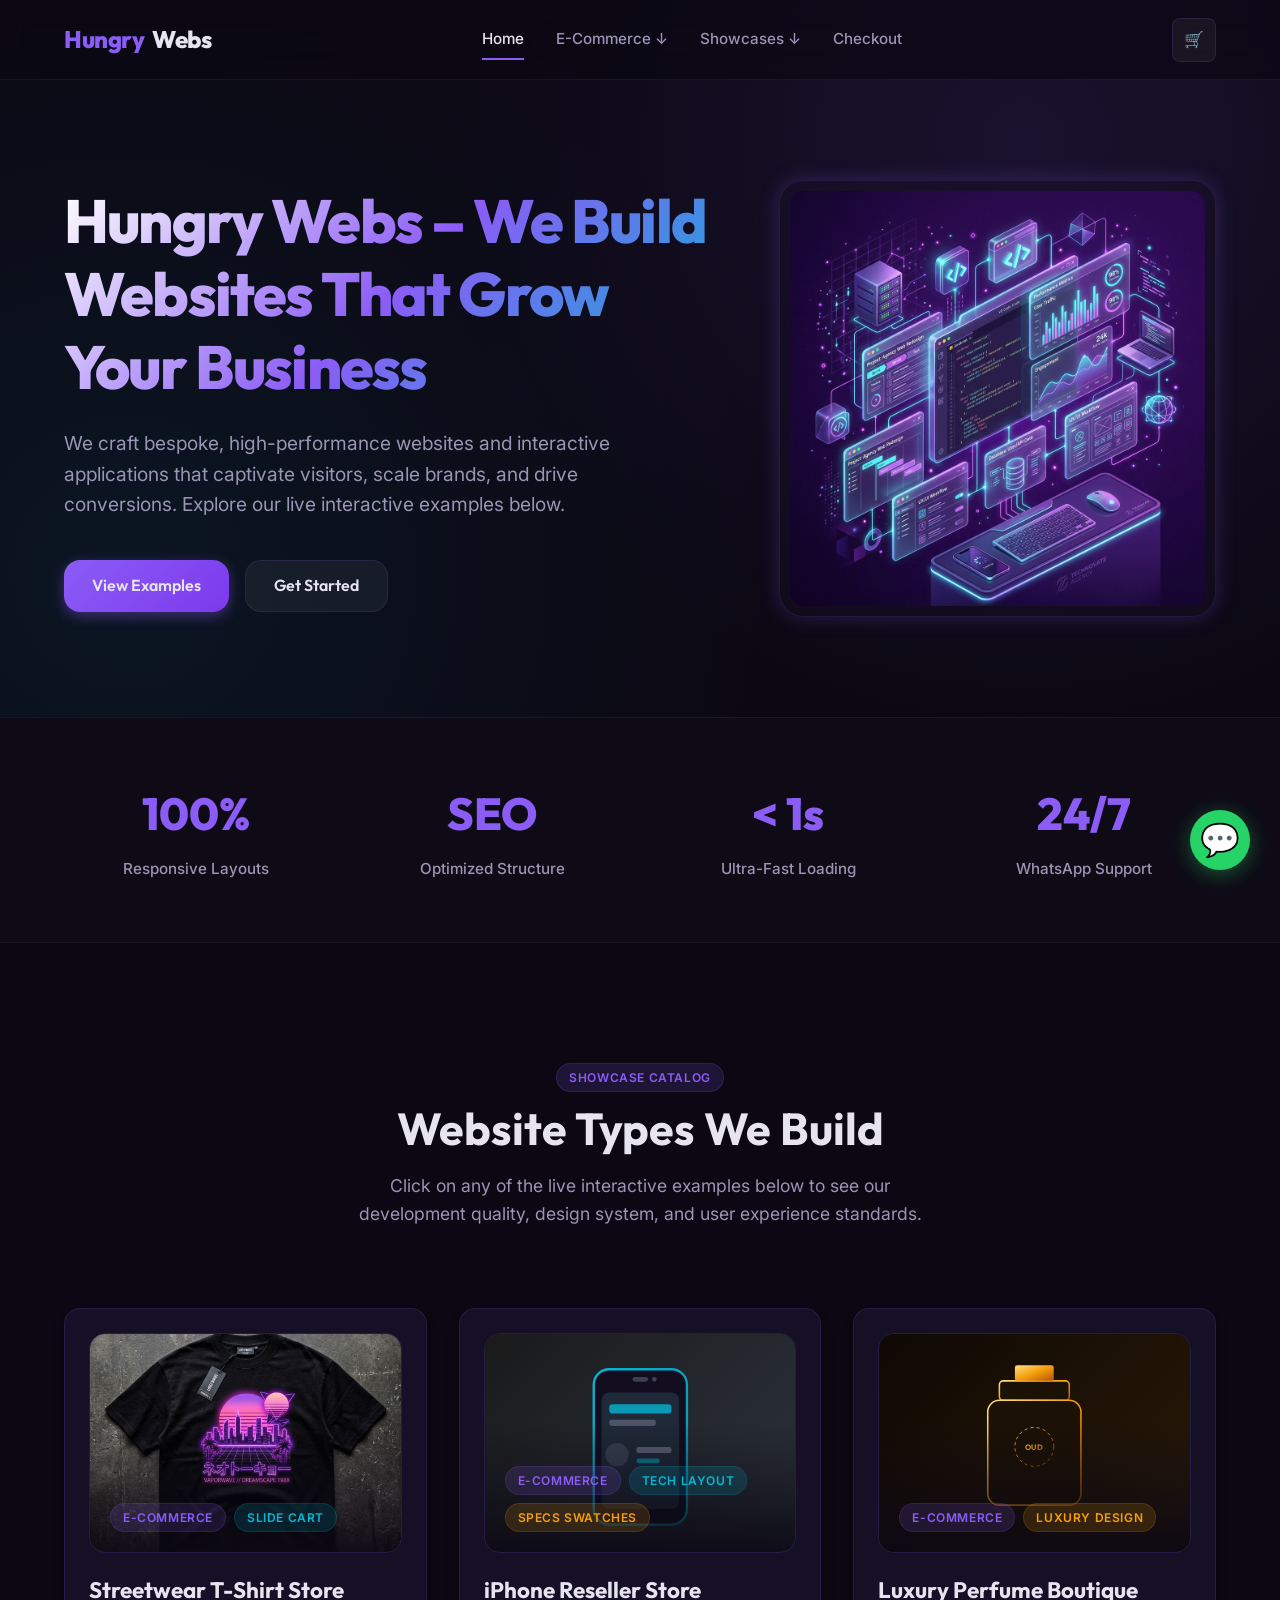
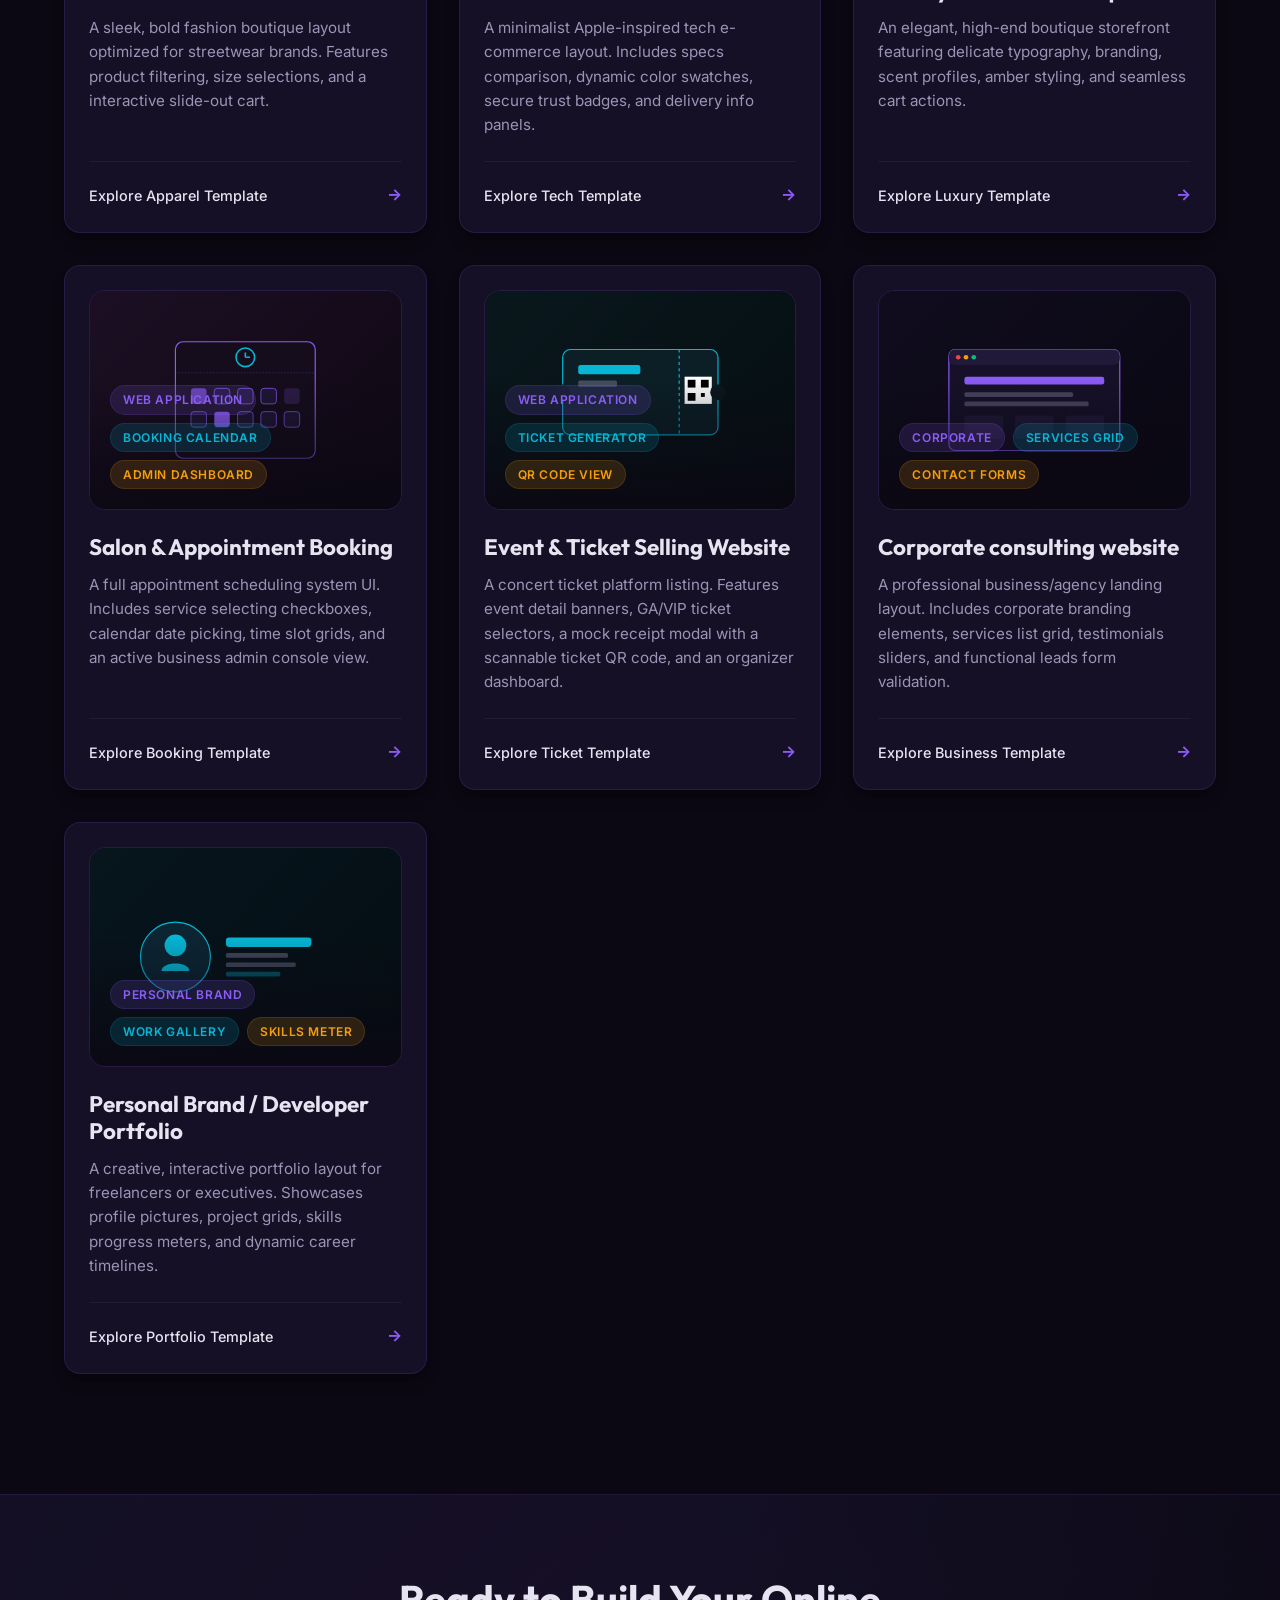
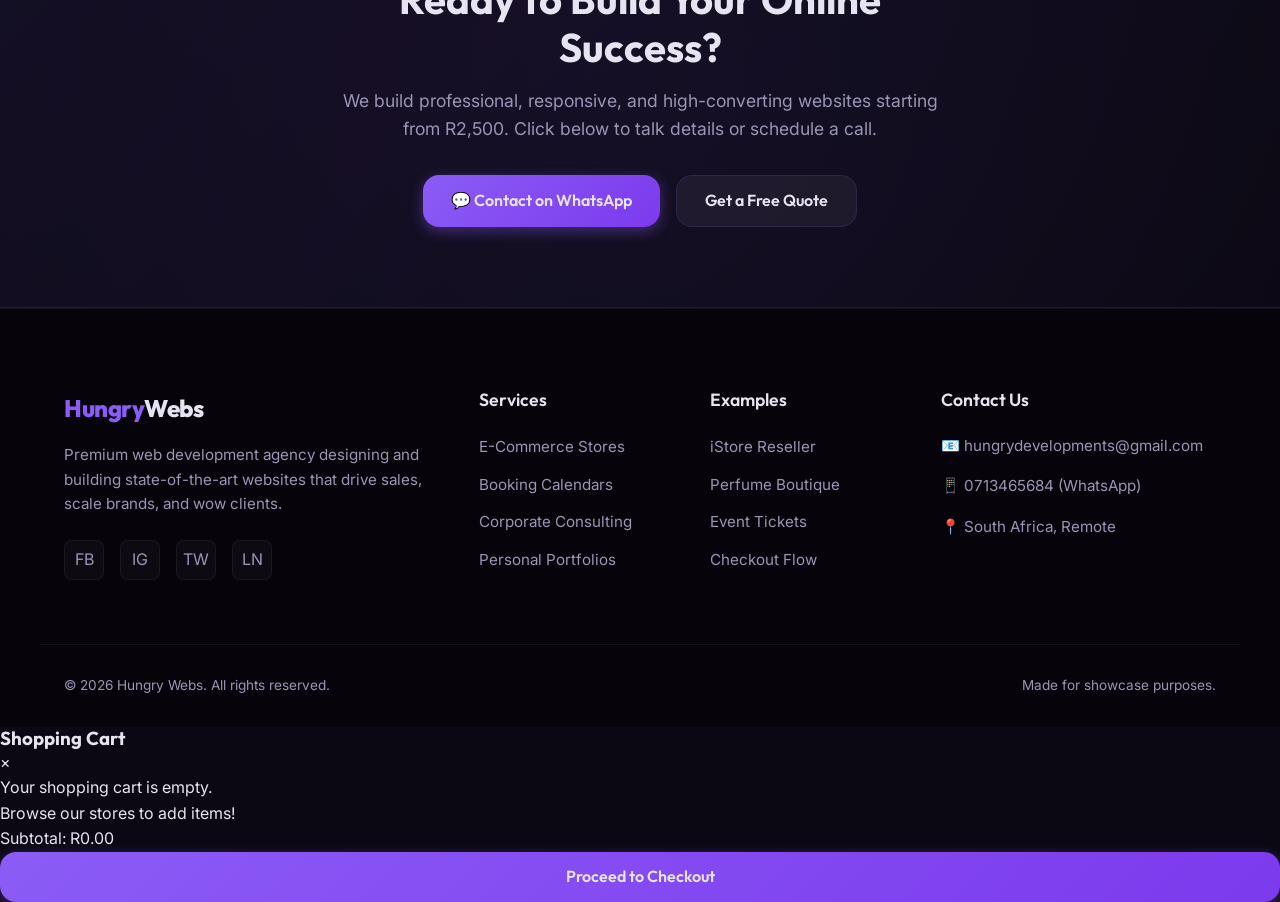
<file: index.html>
<!DOCTYPE html>
<html lang="en">
<head>
  <meta charset="UTF-8">
  <meta name="viewport" content="width=device-width, initial-scale=1.0">
  <meta name="description" content="Hungry Webs builds premium, high-performance websites and apps that grow your business. View our live showcase templates.">
  <title>Hungry Webs - We Build Websites That Grow Your Business</title>
  <link rel="stylesheet" href="css/main.css">
  <link rel="stylesheet" href="css/home.css">
</head>
<body>

  <!-- Navigation Bar -->
  <header>
    <div class="container nav-container">
      <a href="index.html" class="logo" id="navLogo">
        <span>Hungry</span>Webs
      </a>
      <nav class="nav-menu" id="navMenu">
        <a href="index.html" class="nav-link">Home</a>
        <div class="nav-item-dropdown">
          <a class="nav-link nav-dropdown-toggle">E-Commerce ↓</a>
          <div class="nav-dropdown">
            <a href="tshirt.html" class="nav-dropdown-link">T-Shirt Store</a>
            <a href="iphone.html" class="nav-dropdown-link">iPhone Reseller</a>
            <a href="perfume.html" class="nav-dropdown-link">Perfume Boutique</a>
          </div>
        </div>
        <div class="nav-item-dropdown">
          <a class="nav-link nav-dropdown-toggle">Showcases ↓</a>
          <div class="nav-dropdown">
            <a href="salon.html" class="nav-dropdown-link">Salon Booking</a>
            <a href="event.html" class="nav-dropdown-link">Event Tickets</a>
            <a href="business.html" class="nav-dropdown-link">Corporate Company</a>
            <a href="portfolio.html" class="nav-dropdown-link">Personal Brand</a>
          </div>
        </div>
        <a href="checkout.html" class="nav-link">Checkout</a>
      </nav>
      <div style="display: flex; align-items: center; gap: 16px;">
        <a href="#" class="nav-cart-btn" id="navCartBtn" title="View Cart">
          🛒
          <span class="nav-cart-count" style="display: none;">0</span>
        </a>
        <div class="hamburger" id="hamburgerMenu">
          <span></span>
          <span></span>
          <span></span>
        </div>
      </div>
    </div>
  </header>

  <!-- Hero Section -->
  <section class="hero">
    <div class="container hero-grid">
      <div class="hero-content">
        <h1 class="text-gradient">Hungry Webs – We Build Websites That Grow Your Business</h1>
        <p>We craft bespoke, high-performance websites and interactive applications that captivate visitors, scale brands, and drive conversions. Explore our live interactive examples below.</p>
        <div class="hero-ctas">
          <a href="#showcase" class="btn btn-primary">View Examples</a>
          <a href="business.html#contact" class="btn btn-secondary">Get Started</a>
        </div>
      </div>
      <div class="hero-visual">
        <div class="hero-glow-sphere"></div>
        <div class="hero-image-wrapper">
          <img src="images/hero_development.png" alt="Sleek 3D Web Development Illustration">
        </div>
      </div>
    </div>
  </section>

  <!-- Agency Stats -->
  <section class="stats-section">
    <div class="container stats-grid">
      <div class="stat-card">
        <div class="stat-number">100%</div>
        <div class="stat-label">Responsive Layouts</div>
      </div>
      <div class="stat-card">
        <div class="stat-number">SEO</div>
        <div class="stat-label">Optimized Structure</div>
      </div>
      <div class="stat-card">
        <div class="stat-number">&lt; 1s</div>
        <div class="stat-label">Ultra-Fast Loading</div>
      </div>
      <div class="stat-card">
        <div class="stat-number">24/7</div>
        <div class="stat-label">WhatsApp Support</div>
      </div>
    </div>
  </section>

  <!-- Showcase Templates Catalog -->
  <section class="showcase-section" id="showcase">
    <div class="container">
      <div class="section-header">
        <span class="badge">Showcase Catalog</span>
        <h2 style="margin-top: 10px;">Website Types We Build</h2>
        <p>Click on any of the live interactive examples below to see our development quality, design system, and user experience standards.</p>
      </div>

      <div class="showcase-grid">
        
        <!-- Showcase 1: T-Shirt Store -->
        <a href="tshirt.html" class="card-glass showcase-card" id-selector="tshirt-showcase">
          <div class="showcase-img-container">
            <img src="images/tshirt-1.png" alt="Streetwear Apparel T-Shirt Store Showcase">
            <div class="showcase-overlay">
              <div class="showcase-tags">
                <span class="badge">E-Commerce</span>
                <span class="badge badge-secondary">Slide Cart</span>
              </div>
            </div>
          </div>
          <h3>Streetwear T-Shirt Store</h3>
          <p>A sleek, bold fashion boutique layout optimized for streetwear brands. Features product filtering, size selections, and a interactive slide-out cart.</p>
          <div class="showcase-footer">
            <span style="font-size: 0.9rem; font-weight: 500;">Explore Apparel Template</span>
            <span class="showcase-arrow">→</span>
          </div>
        </a>

        <!-- Showcase 2: iPhone Reseller -->
        <a href="iphone.html" class="card-glass showcase-card" id-selector="iphone-showcase">
          <div class="showcase-img-container">
            <!-- Fallback SVG background for reseller -->
            <svg viewBox="0 0 400 250" style="width: 100%; height: 100%; background: linear-gradient(135deg, #1A1A1A 0%, #2D343E 100%);">
              <defs>
                <linearGradient id="cyanGrad" x1="0%" y1="0%" x2="100%" y2="100%">
                  <stop offset="0%" stop-color="#06B6D4" />
                  <stop offset="100%" stop-color="#0891B2" />
                </linearGradient>
              </defs>
              <!-- Cellphone wireframe -->
              <rect x="140" y="30" width="120" height="200" rx="20" fill="#120e20" stroke="url(#cyanGrad)" stroke-width="3" />
              <rect x="190" y="40" width="20" height="6" rx="3" fill="#374151" />
              <circle cx="218" cy="43" r="3" fill="#374151" />
              <rect x="150" y="60" width="100" height="150" rx="10" fill="#1f2937" />
              <!-- Graphic blocks -->
              <rect x="160" y="75" width="80" height="12" rx="4" fill="#06B6D4" opacity="0.8" />
              <rect x="160" y="95" width="60" height="8" rx="3" fill="#9A95B5" opacity="0.4" />
              <circle cx="170" cy="140" r="15" fill="#374151" />
              <rect x="195" y="130" width="45" height="8" rx="3" fill="#9A95B5" opacity="0.5" />
              <rect x="195" y="145" width="30" height="6" rx="3" fill="#06B6D4" opacity="0.6" />
            </svg>
            <div class="showcase-overlay">
              <div class="showcase-tags">
                <span class="badge">E-Commerce</span>
                <span class="badge badge-secondary">Tech Layout</span>
                <span class="badge badge-accent">Specs Swatches</span>
              </div>
            </div>
          </div>
          <h3>iPhone Reseller Store</h3>
          <p>A minimalist Apple-inspired tech e-commerce layout. Includes specs comparison, dynamic color swatches, secure trust badges, and delivery info panels.</p>
          <div class="showcase-footer">
            <span style="font-size: 0.9rem; font-weight: 500;">Explore Tech Template</span>
            <span class="showcase-arrow">→</span>
          </div>
        </a>

        <!-- Showcase 3: Perfume Store -->
        <a href="perfume.html" class="card-glass showcase-card" id-selector="perfume-showcase">
          <div class="showcase-img-container">
            <!-- Fallback SVG background for perfume -->
            <svg viewBox="0 0 400 250" style="width: 100%; height: 100%; background: linear-gradient(135deg, #0F0903 0%, #2A1A08 100%);">
              <defs>
                <linearGradient id="goldGrad" x1="0%" y1="0%" x2="100%" y2="100%">
                  <stop offset="0%" stop-color="#FFE082" />
                  <stop offset="50%" stop-color="#F59E0B" />
                  <stop offset="100%" stop-color="#B45309" />
                </linearGradient>
              </defs>
              <!-- Perfume bottle vector -->
              <rect x="155" y="45" width="90" height="25" rx="5" fill="#1C1105" stroke="url(#goldGrad)" stroke-width="2" />
              <rect x="175" y="25" width="50" height="20" rx="3" fill="url(#goldGrad)" />
              <rect x="140" y="70" width="120" height="135" rx="15" fill="#1C1105" stroke="url(#goldGrad)" stroke-width="2" />
              <circle cx="200" cy="130" r="25" fill="none" stroke="url(#goldGrad)" stroke-width="1" stroke-dasharray="4" />
              <text x="200" y="134" fill="url(#goldGrad)" font-size="10" font-family="Outfit" text-anchor="middle" font-weight="700" letter-spacing="1">OUD</text>
            </svg>
            <div class="showcase-overlay">
              <div class="showcase-tags">
                <span class="badge">E-Commerce</span>
                <span class="badge badge-accent">Luxury Design</span>
              </div>
            </div>
          </div>
          <h3>Luxury Perfume Boutique</h3>
          <p>An elegant, high-end boutique storefront featuring delicate typography, branding, scent profiles, amber styling, and seamless cart actions.</p>
          <div class="showcase-footer">
            <span style="font-size: 0.9rem; font-weight: 500;">Explore Luxury Template</span>
            <span class="showcase-arrow">→</span>
          </div>
        </a>

        <!-- Showcase 4: Salon Booking -->
        <a href="salon.html" class="card-glass showcase-card" id-selector="salon-showcase">
          <div class="showcase-img-container">
            <!-- Fallback SVG background for Salon -->
            <svg viewBox="0 0 400 250" style="width: 100%; height: 100%; background: linear-gradient(135deg, #1C0F24 0%, #0F0813 100%);">
              <rect x="110" y="50" width="180" height="150" rx="10" fill="#150D1C" stroke="#8B5CF6" stroke-width="1.5" />
              <!-- Calendar grid lines -->
              <line x1="110" y1="90" x2="290" y2="90" stroke="#8B5CF6" opacity="0.3" stroke-dasharray="2" />
              <!-- Small calendar block shapes -->
              <rect x="130" y="110" width="20" height="20" rx="4" fill="#8B5CF6" opacity="0.7" />
              <rect x="160" y="110" width="20" height="20" rx="4" fill="#1E1736" stroke="#8B5CF6" stroke-width="1" />
              <rect x="190" y="110" width="20" height="20" rx="4" fill="#1E1736" stroke="#8B5CF6" stroke-width="1" />
              <rect x="220" y="110" width="20" height="20" rx="4" fill="#1E1736" stroke="#8B5CF6" stroke-width="1" />
              <rect x="250" y="110" width="20" height="20" rx="4" fill="#8B5CF6" opacity="0.2" />
              
              <rect x="130" y="140" width="20" height="20" rx="4" fill="#1E1736" stroke="#8B5CF6" stroke-width="1" />
              <rect x="160" y="140" width="20" height="20" rx="4" fill="#8B5CF6" />
              <rect x="190" y="140" width="20" height="20" rx="4" fill="#1E1736" stroke="#8B5CF6" stroke-width="1" />
              <rect x="220" y="140" width="20" height="20" rx="4" fill="#1E1736" stroke="#8B5CF6" stroke-width="1" />
              <rect x="250" y="140" width="20" height="20" rx="4" fill="#1E1736" stroke="#8B5CF6" stroke-width="1" />
              <!-- Hand icon/clock outline -->
              <circle cx="200" cy="70" r="12" fill="none" stroke="#06B6D4" stroke-width="2" />
              <line x1="200" y1="70" x2="200" y2="64" stroke="#06B6D4" stroke-width="2" />
              <line x1="200" y1="70" x2="206" y2="70" stroke="#06B6D4" stroke-width="2" />
            </svg>
            <div class="showcase-overlay">
              <div class="showcase-tags">
                <span class="badge">Web Application</span>
                <span class="badge badge-secondary">Booking Calendar</span>
                <span class="badge badge-accent">Admin Dashboard</span>
              </div>
            </div>
          </div>
          <h3>Salon & Appointment Booking</h3>
          <p>A full appointment scheduling system UI. Includes service selecting checkboxes, calendar date picking, time slot grids, and an active business admin console view.</p>
          <div class="showcase-footer">
            <span style="font-size: 0.9rem; font-weight: 500;">Explore Booking Template</span>
            <span class="showcase-arrow">→</span>
          </div>
        </a>

        <!-- Showcase 5: Event / Ticket Selling -->
        <a href="event.html" class="card-glass showcase-card" id-selector="event-showcase">
          <div class="showcase-img-container">
            <!-- Fallback SVG background for tickets -->
            <svg viewBox="0 0 400 250" style="width: 100%; height: 100%; background: linear-gradient(135deg, #09171C 0%, #050E12 100%);">
              <!-- Ticket Shape -->
              <rect x="100" y="60" width="200" height="110" rx="10" fill="#0C1F26" stroke="#06B6D4" stroke-width="1.5" />
              <line x1="250" y1="60" x2="250" y2="170" stroke="#06B6D4" stroke-dasharray="4" stroke-width="1.5" />
              <!-- Ticket details -->
              <rect x="120" y="80" width="80" height="12" rx="3" fill="#06B6D4" />
              <rect x="120" y="100" width="50" height="8" rx="2" fill="#9A95B5" opacity="0.4" />
              <!-- QR Code sketch -->
              <rect x="257" y="95" width="35" height="35" fill="white" />
              <rect x="261" y="99" width="10" height="10" fill="black" />
              <rect x="278" y="99" width="10" height="10" fill="black" />
              <rect x="261" y="116" width="10" height="10" fill="black" />
              <rect x="278" y="116" width="5" height="5" fill="black" />
              <!-- Semi circles notches -->
              <circle cx="100" cy="115" r="10" fill="#09171C" />
              <circle cx="300" cy="115" r="10" fill="#09171C" />
            </svg>
            <div class="showcase-overlay">
              <div class="showcase-tags">
                <span class="badge">Web Application</span>
                <span class="badge badge-secondary">Ticket Generator</span>
                <span class="badge badge-accent">QR Code View</span>
              </div>
            </div>
          </div>
          <h3>Event & Ticket Selling Website</h3>
          <p>A concert ticket platform listing. Features event detail banners, GA/VIP ticket selectors, a mock receipt modal with a scannable ticket QR code, and an organizer dashboard.</p>
          <div class="showcase-footer">
            <span style="font-size: 0.9rem; font-weight: 500;">Explore Ticket Template</span>
            <span class="showcase-arrow">→</span>
          </div>
        </a>

        <!-- Showcase 6: Corporate Business -->
        <a href="business.html" class="card-glass showcase-card" id-selector="business-showcase">
          <div class="showcase-img-container">
            <!-- Fallback SVG background for Business -->
            <svg viewBox="0 0 400 250" style="width: 100%; height: 100%; background: linear-gradient(135deg, #100C1E 0%, #0A0813 100%);">
              <rect x="90" y="60" width="220" height="130" rx="8" fill="#161128" stroke="#8B5CF6" stroke-width="1.5" />
              <rect x="90" y="60" width="220" height="20" rx="8" fill="#201938" />
              <circle cx="102" cy="70" r="3" fill="#EF4444" />
              <circle cx="112" cy="70" r="3" fill="#F59E0B" />
              <circle cx="122" cy="70" r="3" fill="#10B981" />
              <!-- Paragraph mock -->
              <rect x="110" y="95" width="180" height="10" rx="3" fill="#8B5CF6" />
              <rect x="110" y="115" width="140" height="6" rx="2" fill="#9A95B5" opacity="0.4" />
              <rect x="110" y="127" width="160" height="6" rx="2" fill="#9A95B5" opacity="0.4" />
              <!-- Columns -->
              <rect x="110" y="145" width="50" height="30" rx="4" fill="#201938" />
              <rect x="175" y="145" width="50" height="30" rx="4" fill="#201938" />
              <rect x="240" y="145" width="50" height="30" rx="4" fill="#201938" />
            </svg>
            <div class="showcase-overlay">
              <div class="showcase-tags">
                <span class="badge">Corporate</span>
                <span class="badge badge-secondary">Services Grid</span>
                <span class="badge badge-accent">Contact Forms</span>
              </div>
            </div>
          </div>
          <h3>Corporate consulting website</h3>
          <p>A professional business/agency landing layout. Includes corporate branding elements, services list grid, testimonials sliders, and functional leads form validation.</p>
          <div class="showcase-footer">
            <span style="font-size: 0.9rem; font-weight: 500;">Explore Business Template</span>
            <span class="showcase-arrow">→</span>
          </div>
        </a>

        <!-- Showcase 7: Personal Portfolio -->
        <a href="portfolio.html" class="card-glass showcase-card" id-selector="portfolio-showcase">
          <div class="showcase-img-container">
            <!-- Fallback SVG background for Portfolio -->
            <svg viewBox="0 0 400 250" style="width: 100%; height: 100%; background: linear-gradient(135deg, #07151D 0%, #040E13 100%);">
              <circle cx="110" cy="125" r="45" fill="#0C2533" stroke="#06B6D4" stroke-width="1.5" />
              <!-- User silhouette vector -->
              <circle cx="110" cy="110" r="14" fill="#06B6D4" />
              <path d="M92 143 C 92 130, 128 130, 128 143 Z" fill="#06B6D4" />
              <!-- Texts -->
              <rect x="175" y="100" width="110" height="12" rx="4" fill="#06B6D4" />
              <rect x="175" y="120" width="80" height="6" rx="2" fill="#9A95B5" opacity="0.4" />
              <rect x="175" y="132" width="90" height="6" rx="2" fill="#9A95B5" opacity="0.4" />
              <rect x="175" y="144" width="70" height="6" rx="2" fill="#06B6D4" opacity="0.4" />
            </svg>
            <div class="showcase-overlay">
              <div class="showcase-tags">
                <span class="badge">Personal Brand</span>
                <span class="badge badge-secondary">Work Gallery</span>
                <span class="badge badge-accent">Skills Meter</span>
              </div>
            </div>
          </div>
          <h3>Personal Brand / Developer Portfolio</h3>
          <p>A creative, interactive portfolio layout for freelancers or executives. Showcases profile pictures, project grids, skills progress meters, and dynamic career timelines.</p>
          <div class="showcase-footer">
            <span style="font-size: 0.9rem; font-weight: 500;">Explore Portfolio Template</span>
            <span class="showcase-arrow">→</span>
          </div>
        </a>

      </div>
    </div>
  </section>

  <!-- Global CTA Banner -->
  <section class="global-cta-section">
    <div class="container global-cta-content">
      <h2>Ready to Build Your Online Success?</h2>
      <p>We build professional, responsive, and high-converting websites starting from R2,500. Click below to talk details or schedule a call.</p>
      <div class="global-cta-buttons">
        <a href="https://wa.me/27713465684" target="_blank" class="btn btn-primary">💬 Contact on WhatsApp</a>
        <a href="business.html#contact" class="btn btn-secondary">Get a Free Quote</a>
      </div>
    </div>
  </section>

  <!-- Footer -->
  <footer>
    <div class="container footer-grid">
      <div class="footer-brand">
        <a href="index.html" class="logo" style="margin-bottom: 16px; display: inline-block;">
          <span>Hungry</span>Webs
        </a>
        <p>Premium web development agency designing and building state-of-the-art websites that drive sales, scale brands, and wow clients.</p>
        <div class="footer-socials">
          <a href="#" class="footer-social-btn">FB</a>
          <a href="#" class="footer-social-btn">IG</a>
          <a href="#" class="footer-social-btn">TW</a>
          <a href="#" class="footer-social-btn">LN</a>
        </div>
      </div>
      <div>
        <h4 class="footer-heading">Services</h4>
        <ul class="footer-links">
          <li><a href="tshirt.html">E-Commerce Stores</a></li>
          <li><a href="salon.html">Booking Calendars</a></li>
          <li><a href="business.html">Corporate Consulting</a></li>
          <li><a href="portfolio.html">Personal Portfolios</a></li>
        </ul>
      </div>
      <div>
        <h4 class="footer-heading">Examples</h4>
        <ul class="footer-links">
          <li><a href="iphone.html">iStore Reseller</a></li>
          <li><a href="perfume.html">Perfume Boutique</a></li>
          <li><a href="event.html">Event Tickets</a></li>
          <li><a href="checkout.html">Checkout Flow</a></li>
        </ul>
      </div>
      <div>
        <h4 class="footer-heading">Contact Us</h4>
        <ul class="footer-contact">
          <li>📧 hungrydevelopments@gmail.com</li>
          <li>📱 0713465684 (WhatsApp)</li>
          <li>📍 South Africa, Remote</li>
        </ul>
      </div>
    </div>
    <div class="container footer-bottom">
      <p>&copy; 2026 Hungry Webs. All rights reserved.</p>
      <p>Made for showcase purposes.</p>
    </div>
  </footer>

  <!-- Floating WhatsApp CTA -->
  <a href="https://wa.me/27713465684" class="whatsapp-float" target="_blank" title="Chat on WhatsApp">
    💬
  </a>

  <!-- Shopping Cart Drawer -->
  <div class="cart-drawer" id="cartDrawer">
    <div class="cart-drawer-header">
      <h3>Shopping Cart</h3>
      <button class="cart-drawer-close" id="closeCartDrawer">&times;</button>
    </div>
    <div class="cart-drawer-items" id="cartDrawerItems">
      <!-- Dynamically filled by main.js -->
    </div>
    <div class="cart-drawer-footer">
      <div class="cart-drawer-total">
        <span>Subtotal:</span>
        <span id="cartDrawerSubtotal">R0.00</span>
      </div>
      <a href="checkout.html" class="btn btn-primary" style="display: block; text-align: center; width: 100%;">Proceed to Checkout</a>
    </div>
  </div>
  <div class="cart-overlay" id="cartOverlay"></div>

  <!-- Shared Javascript -->
  <script src="js/cart.js"></script>
  <script src="js/main.js"></script>
</body>
</html>
</file>
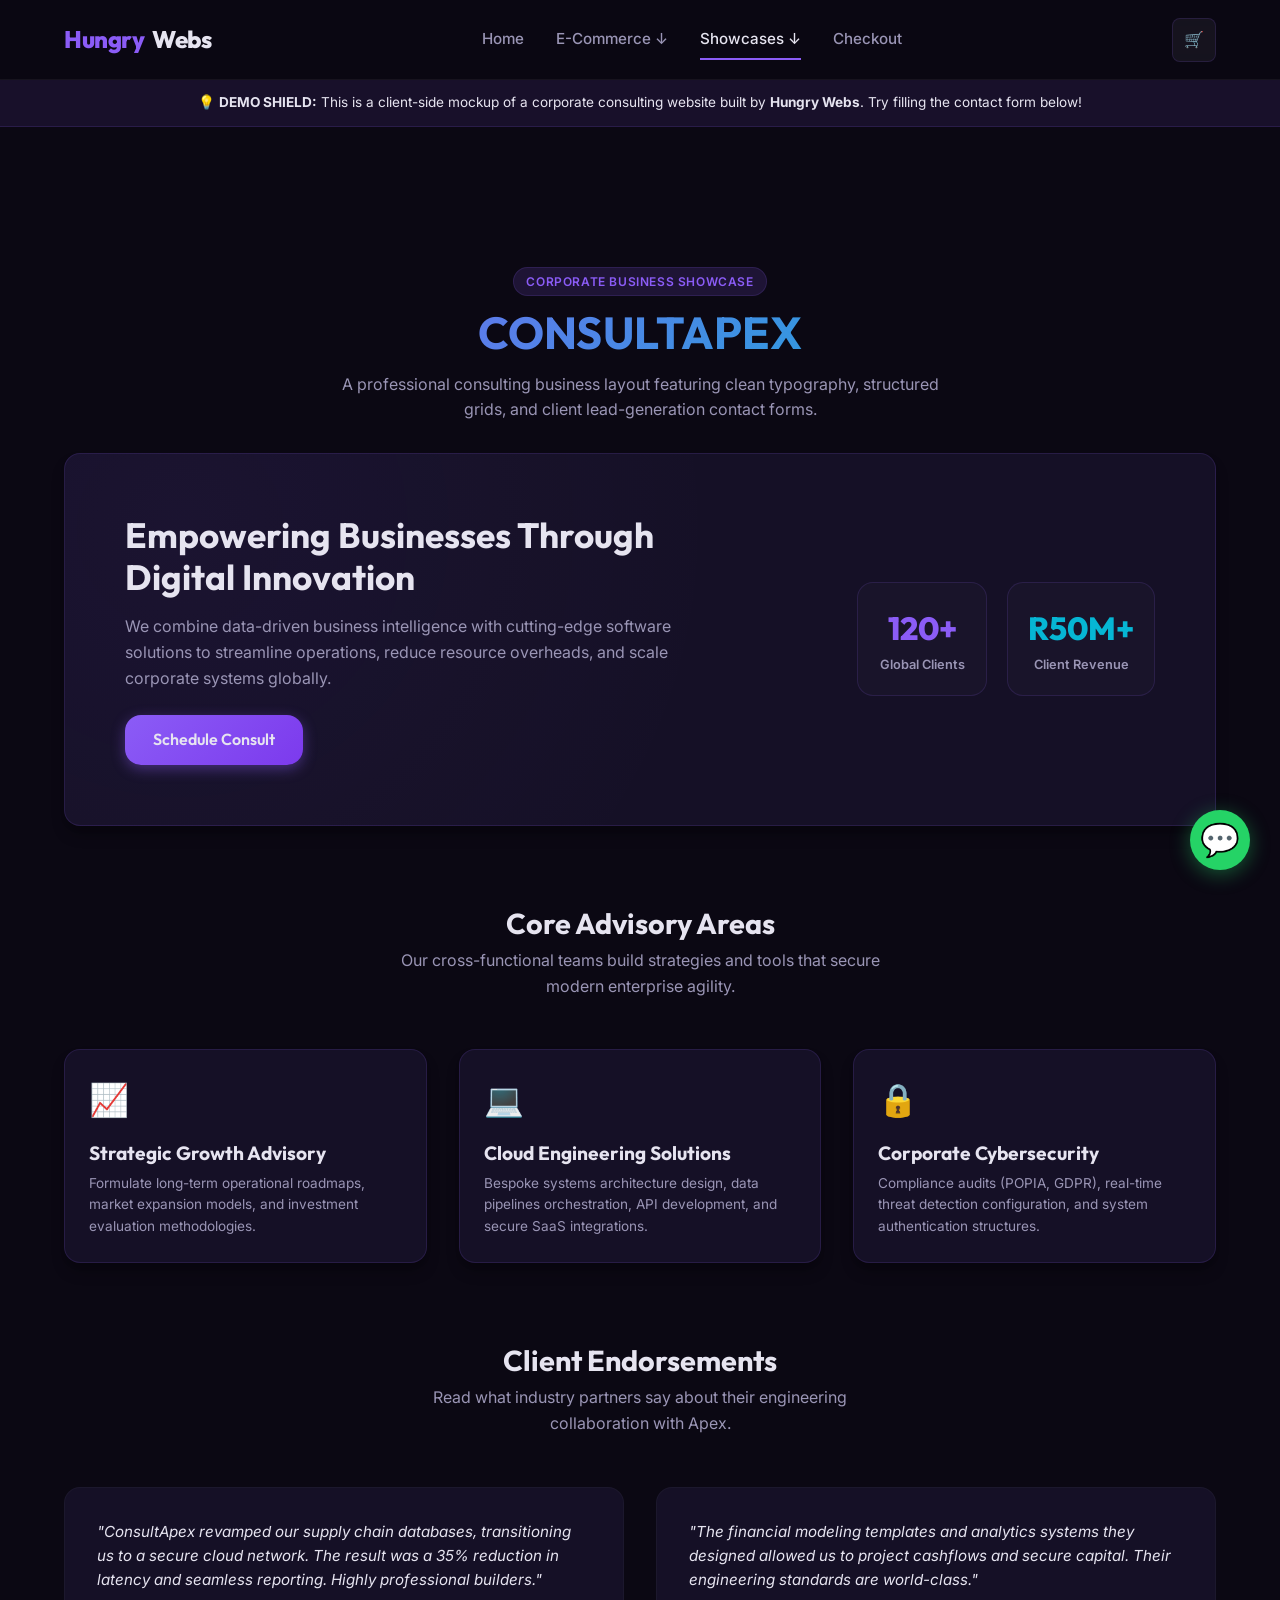
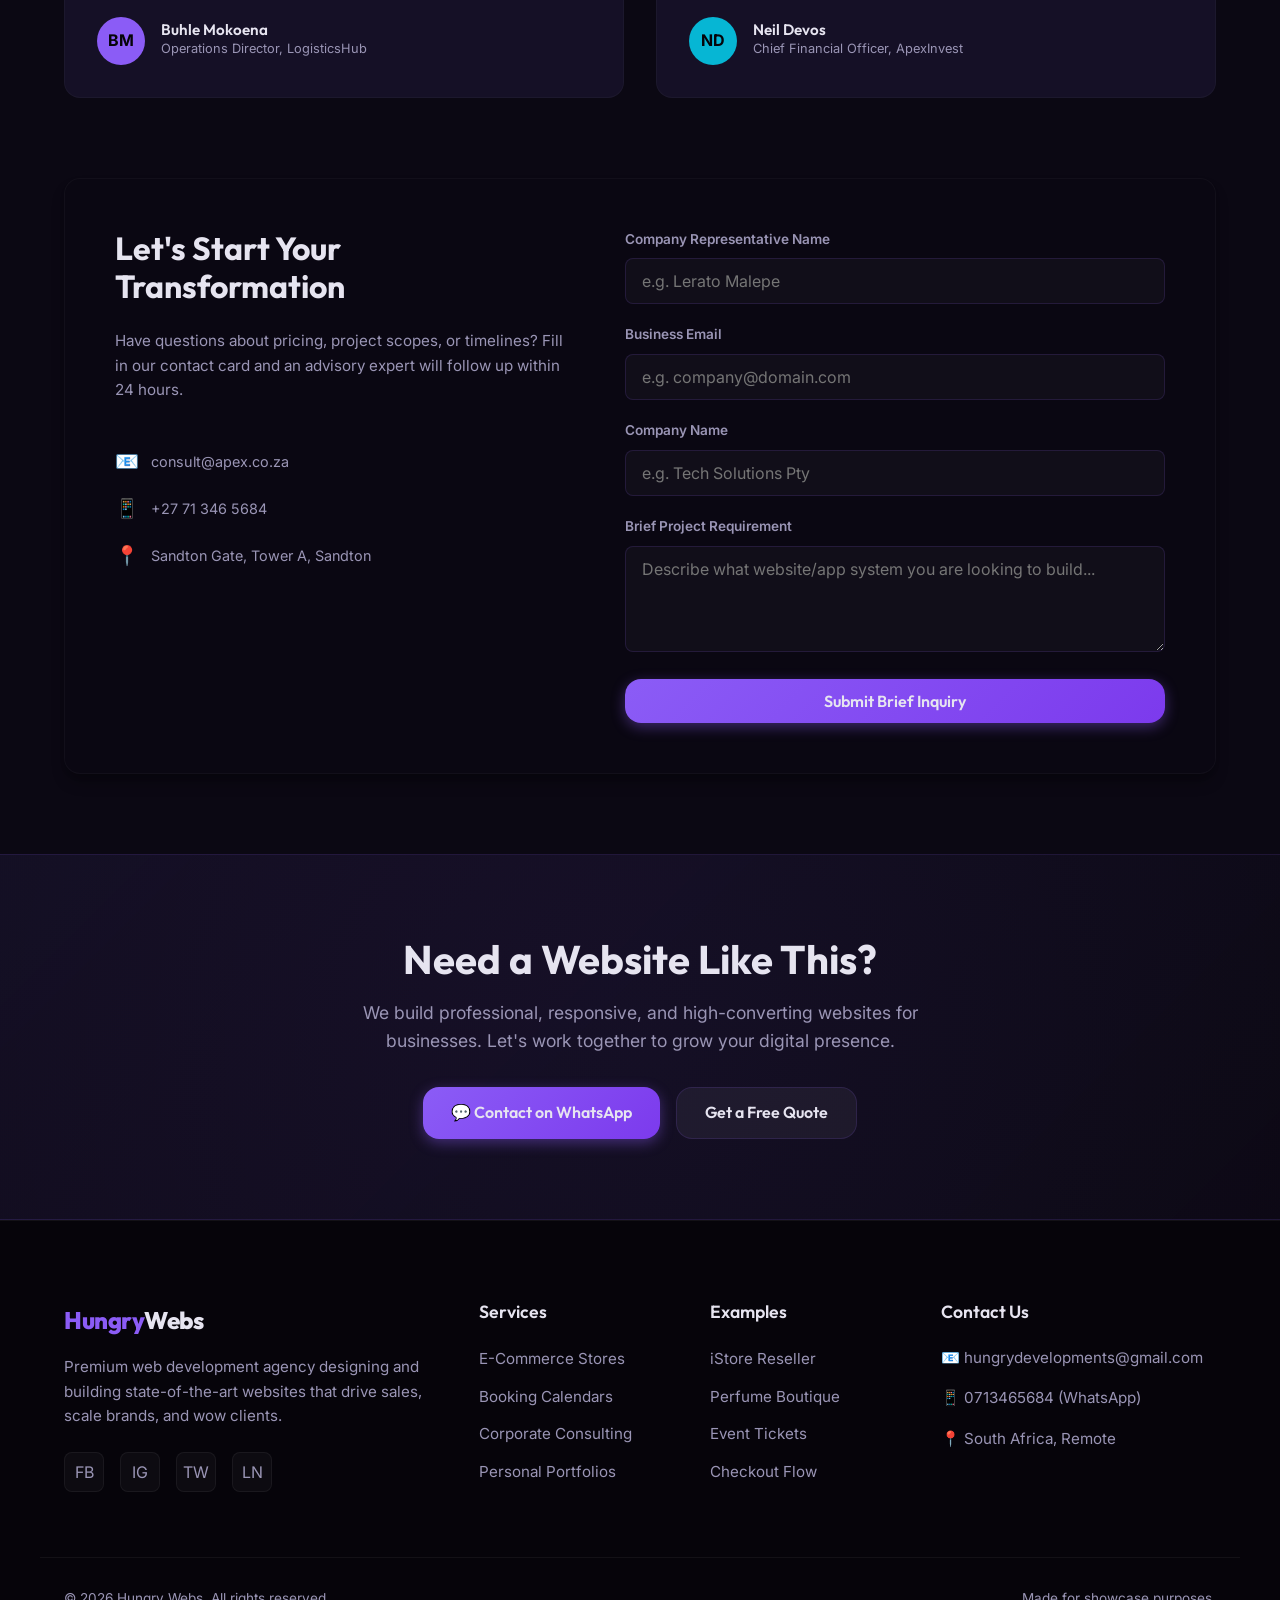
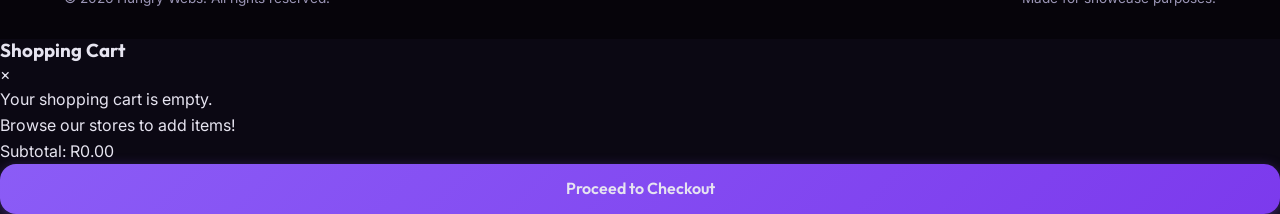
<file: business.html>
<!DOCTYPE html>
<html lang="en">
<head>
  <meta charset="UTF-8">
  <meta name="viewport" content="width=device-width, initial-scale=1.0">
  <meta name="description" content="Explore ConsultApex: a premium corporate consulting website showcase built by Hungry Webs.">
  <title>ConsultApex - Corporate Business Showcase | Hungry Webs</title>
  <link rel="stylesheet" href="css/main.css">
  <link rel="stylesheet" href="css/showcase.css">
</head>
<body>

  <!-- Navigation Bar -->
  <header>
    <div class="container nav-container">
      <a href="index.html" class="logo">
        <span>Hungry</span>Webs
      </a>
      <nav class="nav-menu" id="navMenu">
        <a href="index.html" class="nav-link">Home</a>
        <div class="nav-item-dropdown">
          <a class="nav-link nav-dropdown-toggle">E-Commerce ↓</a>
          <div class="nav-dropdown">
            <a href="tshirt.html" class="nav-dropdown-link">T-Shirt Store</a>
            <a href="iphone.html" class="nav-dropdown-link">iPhone Reseller</a>
            <a href="perfume.html" class="nav-dropdown-link">Perfume Boutique</a>
          </div>
        </div>
        <div class="nav-item-dropdown">
          <a class="nav-link nav-dropdown-toggle">Showcases ↓</a>
          <div class="nav-dropdown">
            <a href="salon.html" class="nav-dropdown-link">Salon Booking</a>
            <a href="event.html" class="nav-dropdown-link">Event Tickets</a>
            <a href="business.html" class="nav-dropdown-link">Corporate Company</a>
            <a href="portfolio.html" class="nav-dropdown-link">Personal Brand</a>
          </div>
        </div>
        <a href="checkout.html" class="nav-link">Checkout</a>
      </nav>
      <div style="display: flex; align-items: center; gap: 16px;">
        <a href="#" class="nav-cart-btn" id="navCartBtn" title="View Cart">
          🛒
          <span class="nav-cart-count" style="display: none;">0</span>
        </a>
        <div class="hamburger" id="hamburgerMenu">
          <span></span>
          <span></span>
          <span></span>
        </div>
      </div>
    </div>
  </header>

  <!-- Showcase Info Banner -->
  <div style="background: rgba(139, 92, 246, 0.1); border-bottom: 1px solid var(--border-light); padding: 12px 0; text-align: center; font-size: 0.85rem; margin-top: var(--nav-height);">
    <div class="container">
      💡 <strong>DEMO SHIELD:</strong> This is a client-side mockup of a corporate consulting website built by <strong>Hungry Webs</strong>. Try filling the contact form below!
    </div>
  </div>

  <!-- Showcase Header -->
  <section class="showcase-header" style="padding-bottom: 30px;">
    <div class="container">
      <span class="badge">Corporate Business Showcase</span>
      <h1 class="text-gradient-purple" style="margin-top: 10px;">CONSULTAPEX</h1>
      <p>A professional consulting business layout featuring clean typography, structured grids, and client lead-generation contact forms.</p>
    </div>
  </section>

  <!-- Business Hero -->
  <section class="container" style="margin-bottom: 80px;">
    <div class="card-glass" style="padding: 60px; background: radial-gradient(circle at 10% 20%, rgba(139, 92, 246, 0.05) 0%, transparent 50%), var(--bg-card); display: flex; align-items: center; justify-content: space-between; gap: 40px; flex-wrap: wrap;">
      <div style="max-width: 550px;">
        <h2 style="font-size: 2.2rem; margin-bottom: 16px; font-family: var(--font-heading);">Empowering Businesses Through Digital Innovation</h2>
        <p style="color: var(--text-muted); font-size: 1rem; margin-bottom: 24px;">We combine data-driven business intelligence with cutting-edge software solutions to streamline operations, reduce resource overheads, and scale corporate systems globally.</p>
        <a href="#contact" class="btn btn-primary">Schedule Consult</a>
      </div>
      <div style="display: flex; gap: 20px;">
        <div style="text-align: center; padding: 20px; background: rgba(255,255,255,0.02); border: 1px solid var(--border-light); border-radius: var(--radius-md); min-width: 130px;">
          <div style="font-size: 2rem; font-weight: 800; color: var(--primary); font-family: var(--font-heading);">120+</div>
          <div style="font-size: 0.8rem; color: var(--text-muted); font-weight: 600;">Global Clients</div>
        </div>
        <div style="text-align: center; padding: 20px; background: rgba(255,255,255,0.02); border: 1px solid var(--border-light); border-radius: var(--radius-md); min-width: 130px;">
          <div style="font-size: 2rem; font-weight: 800; color: var(--secondary); font-family: var(--font-heading);">R50M+</div>
          <div style="font-size: 0.8rem; color: var(--text-muted); font-weight: 600;">Client Revenue</div>
        </div>
      </div>
    </div>
  </section>

  <!-- Core Services -->
  <section class="container" style="margin-bottom: 80px;">
    <div style="text-align: center; margin-bottom: 50px;">
      <h2 style="font-size: 1.8rem; font-family: var(--font-heading);">Core Advisory Areas</h2>
      <p style="color: var(--text-muted); max-width: 500px; margin: 8px auto 0;">Our cross-functional teams build strategies and tools that secure modern enterprise agility.</p>
    </div>

    <div class="corp-services-grid">
      <div class="card-glass">
        <div style="font-size: 2rem; margin-bottom: 16px;">📈</div>
        <h3 style="font-size: 1.2rem; margin-bottom: 8px;">Strategic Growth Advisory</h3>
        <p style="font-size: 0.85rem; color: var(--text-muted);">Formulate long-term operational roadmaps, market expansion models, and investment evaluation methodologies.</p>
      </div>

      <div class="card-glass">
        <div style="font-size: 2rem; margin-bottom: 16px;">💻</div>
        <h3 style="font-size: 1.2rem; margin-bottom: 8px;">Cloud Engineering Solutions</h3>
        <p style="font-size: 0.85rem; color: var(--text-muted);">Bespoke systems architecture design, data pipelines orchestration, API development, and secure SaaS integrations.</p>
      </div>

      <div class="card-glass">
        <div style="font-size: 2rem; margin-bottom: 16px;">🔒</div>
        <h3 style="font-size: 1.2rem; margin-bottom: 8px;">Corporate Cybersecurity</h3>
        <p style="font-size: 0.85rem; color: var(--text-muted);">Compliance audits (POPIA, GDPR), real-time threat detection configuration, and system authentication structures.</p>
      </div>
    </div>
  </section>

  <!-- Testimonials Section -->
  <section class="container" style="margin-bottom: 80px;">
    <div style="text-align: center; margin-bottom: 50px;">
      <h2 style="font-size: 1.8rem; font-family: var(--font-heading);">Client Endorsements</h2>
      <p style="color: var(--text-muted); max-width: 500px; margin: 8px auto 0;">Read what industry partners say about their engineering collaboration with Apex.</p>
    </div>

    <div class="corp-testimonial-grid">
      <div class="testimonial-card">
        <p class="testimonial-quote">"ConsultApex revamped our supply chain databases, transitioning us to a secure cloud network. The result was a 35% reduction in latency and seamless reporting. Highly professional builders."</p>
        <div class="testimonial-author">
          <div class="testimonial-author-img" style="display:flex; align-items:center; justify-content:center; font-weight:700; color:var(--text-dark); background:var(--primary);">BM</div>
          <div class="testimonial-author-info">
            <h4>Buhle Mokoena</h4>
            <p>Operations Director, LogisticsHub</p>
          </div>
        </div>
      </div>

      <div class="testimonial-card">
        <p class="testimonial-quote">"The financial modeling templates and analytics systems they designed allowed us to project cashflows and secure capital. Their engineering standards are world-class."</p>
        <div class="testimonial-author">
          <div class="testimonial-author-img" style="display:flex; align-items:center; justify-content:center; font-weight:700; color:var(--text-dark); background:var(--secondary);">ND</div>
          <div class="testimonial-author-info">
            <h4>Neil Devos</h4>
            <p>Chief Financial Officer, ApexInvest</p>
          </div>
        </div>
      </div>
    </div>
  </section>

  <!-- Contact Form Section -->
  <section class="container" id="contact" style="margin-bottom: 80px;">
    <div class="corp-contact-section card-glass" style="background: rgba(11, 8, 19, 0.4); border-color: rgba(255, 255, 255, 0.03);">
      
      <!-- Info Column -->
      <div class="contact-info-list">
        <h2 style="font-size: 2rem; font-family: var(--font-heading);">Let's Start Your Transformation</h2>
        <p style="color: var(--text-muted); font-size: 0.95rem;">Have questions about pricing, project scopes, or timelines? Fill in our contact card and an advisory expert will follow up within 24 hours.</p>
        
        <div style="margin-top: 20px; display:flex; flex-direction:column; gap:16px;">
          <div style="display:flex; align-items:center; gap:12px;">
            <span style="font-size: 1.2rem; color: var(--primary);">📧</span>
            <span style="font-size: 0.9rem; color: var(--text-muted);">consult@apex.co.za</span>
          </div>
          <div style="display:flex; align-items:center; gap:12px;">
            <span style="font-size: 1.2rem; color: var(--primary);">📱</span>
            <span style="font-size: 0.9rem; color: var(--text-muted);">+27 71 346 5684</span>
          </div>
          <div style="display:flex; align-items:center; gap:12px;">
            <span style="font-size: 1.2rem; color: var(--primary);">📍</span>
            <span style="font-size: 0.9rem; color: var(--text-muted);">Sandton Gate, Tower A, Sandton</span>
          </div>
        </div>
      </div>

      <!-- Input Column -->
      <form id="corpContactForm">
        <div class="contact-form-group">
          <label for="corpName">Company Representative Name</label>
          <input type="text" class="contact-input" id="corpName" required placeholder="e.g. Lerato Malepe">
        </div>
        <div class="contact-form-group">
          <label for="corpEmail">Business Email</label>
          <input type="email" class="contact-input" id="corpEmail" required placeholder="e.g. company@domain.com">
        </div>
        <div class="contact-form-group">
          <label for="corpCompany">Company Name</label>
          <input type="text" class="contact-input" id="corpCompany" placeholder="e.g. Tech Solutions Pty">
        </div>
        <div class="contact-form-group">
          <label for="corpMsg">Brief Project Requirement</label>
          <textarea class="contact-input" id="corpMsg" rows="4" required placeholder="Describe what website/app system you are looking to build..."></textarea>
        </div>
        <button type="submit" class="btn btn-primary" style="width: 100%;">Submit Brief Inquiry</button>
      </form>

    </div>
  </section>

  <!-- Global CTA Banner -->
  <section class="global-cta-section">
    <div class="container global-cta-content">
      <h2>Need a Website Like This?</h2>
      <p>We build professional, responsive, and high-converting websites for businesses. Let's work together to grow your digital presence.</p>
      <div class="global-cta-buttons">
        <a href="https://wa.me/27713465684" target="_blank" class="btn btn-primary">💬 Contact on WhatsApp</a>
        <a href="business.html#contact" class="btn btn-secondary">Get a Free Quote</a>
      </div>
    </div>
  </section>

  <!-- Footer -->
  <footer>
    <div class="container footer-grid">
      <div class="footer-brand">
        <a href="index.html" class="logo" style="margin-bottom: 16px; display: inline-block;">
          <span>Hungry</span>Webs
        </a>
        <p>Premium web development agency designing and building state-of-the-art websites that drive sales, scale brands, and wow clients.</p>
        <div class="footer-socials">
          <a href="#" class="footer-social-btn">FB</a>
          <a href="#" class="footer-social-btn">IG</a>
          <a href="#" class="footer-social-btn">TW</a>
          <a href="#" class="footer-social-btn">LN</a>
        </div>
      </div>
      <div>
        <h4 class="footer-heading">Services</h4>
        <ul class="footer-links">
          <li><a href="tshirt.html">E-Commerce Stores</a></li>
          <li><a href="salon.html">Booking Calendars</a></li>
          <li><a href="business.html">Corporate Consulting</a></li>
          <li><a href="portfolio.html">Personal Portfolios</a></li>
        </ul>
      </div>
      <div>
        <h4 class="footer-heading">Examples</h4>
        <ul class="footer-links">
          <li><a href="iphone.html">iStore Reseller</a></li>
          <li><a href="perfume.html">Perfume Boutique</a></li>
          <li><a href="event.html">Event Tickets</a></li>
          <li><a href="checkout.html">Checkout Flow</a></li>
        </ul>
      </div>
      <div>
        <h4 class="footer-heading">Contact Us</h4>
        <ul class="footer-contact">
          <li>📧 hungrydevelopments@gmail.com</li>
          <li>📱 0713465684 (WhatsApp)</li>
          <li>📍 South Africa, Remote</li>
        </ul>
      </div>
    </div>
    <div class="container footer-bottom">
      <p>&copy; 2026 Hungry Webs. All rights reserved.</p>
      <p>Made for showcase purposes.</p>
    </div>
  </footer>

  <!-- Floating WhatsApp CTA -->
  <a href="https://wa.me/27713465684" class="whatsapp-float" target="_blank" title="Chat on WhatsApp">
    💬
  </a>

  <!-- Shopping Cart Drawer -->
  <div class="cart-drawer" id="cartDrawer">
    <div class="cart-drawer-header">
      <h3>Shopping Cart</h3>
      <button class="cart-drawer-close" id="closeCartDrawer">&times;</button>
    </div>
    <div class="cart-drawer-items" id="cartDrawerItems">
      <!-- Dynamically filled by main.js -->
    </div>
    <div class="cart-drawer-footer">
      <div class="cart-drawer-total">
        <span>Subtotal:</span>
        <span id="cartDrawerSubtotal">R0.00</span>
      </div>
      <a href="checkout.html" class="btn btn-primary" style="display: block; text-align: center; width: 100%;">Proceed to Checkout</a>
    </div>
  </div>
  <div class="cart-overlay" id="cartOverlay"></div>

  <!-- Shared Javascript -->
  <script src="js/cart.js"></script>
  <script src="js/main.js"></script>

  <!-- Page Specific Logic -->
  <script>
    document.getElementById('corpContactForm').addEventListener('submit', (e) => {
      e.preventDefault();
      const name = document.getElementById('corpName').value.trim();
      const email = document.getElementById('corpEmail').value.trim();
      const message = document.getElementById('corpMsg').value.trim();

      if (name && email && message) {
        showToast("Consultation Brief submitted successfully!");
        document.getElementById('corpContactForm').reset();
      } else {
        showToast("Please fill in required fields.", true);
      }
    });
  </script>
</body>
</html>
</file>
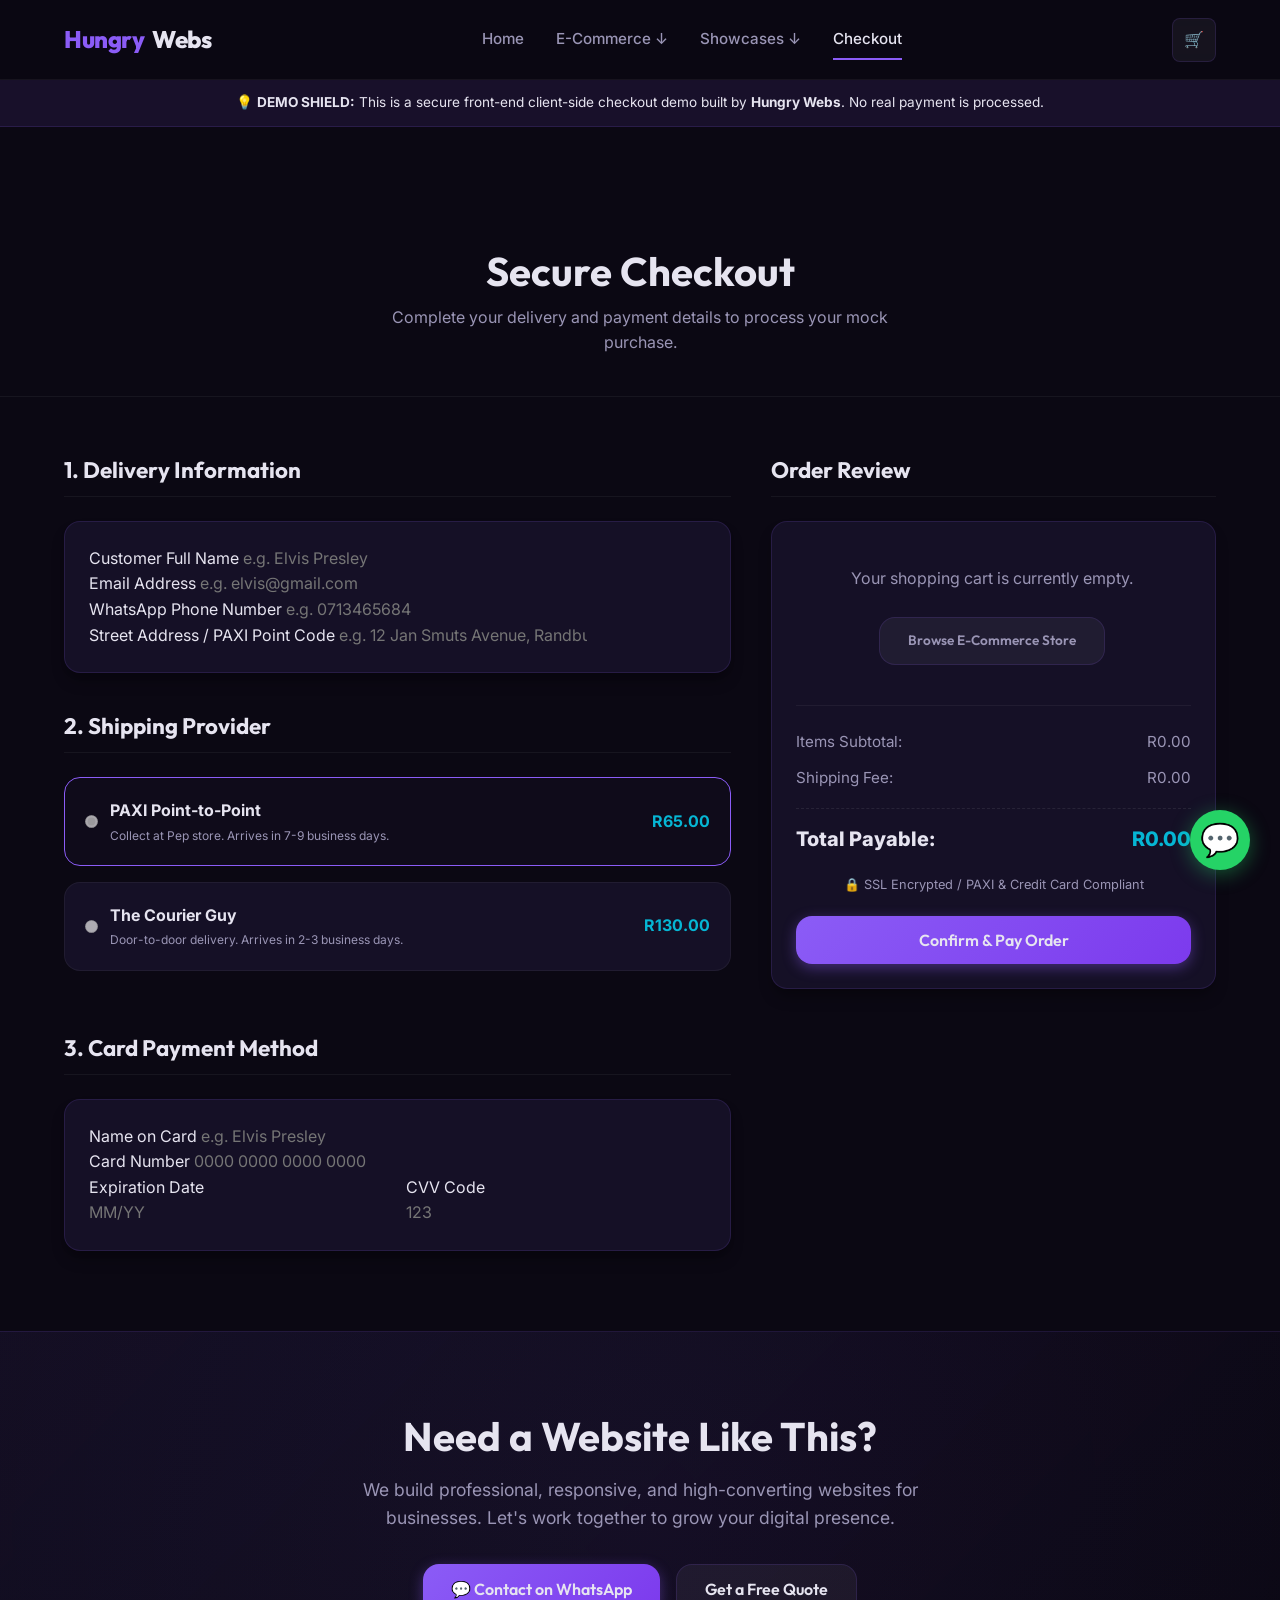
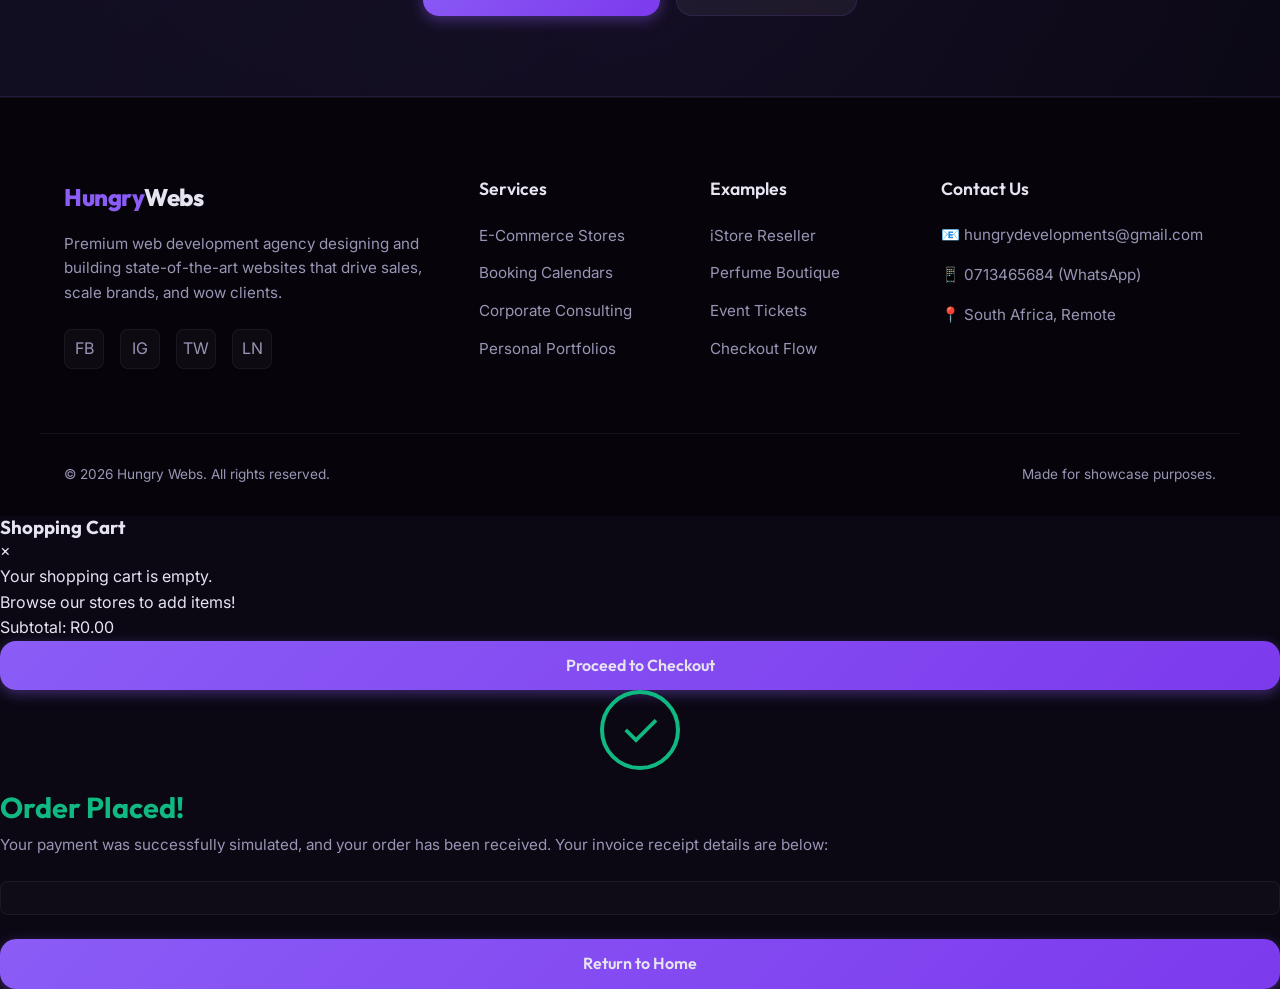
<file: checkout.html>
<!DOCTYPE html>
<html lang="en">
<head>
  <meta charset="UTF-8">
  <meta name="viewport" content="width=device-width, initial-scale=1.0">
  <meta name="description" content="Secure Checkout: review items, select shipping, and complete your order demo.">
  <title>Secure Checkout - E-Commerce Showcase | Hungry Webs</title>
  <link rel="stylesheet" href="css/main.css">
  <link rel="stylesheet" href="css/checkout.css">
</head>
<body>

  <!-- Navigation Bar -->
  <header>
    <div class="container nav-container">
      <a href="index.html" class="logo">
        <span>Hungry</span>Webs
      </a>
      <nav class="nav-menu" id="navMenu">
        <a href="index.html" class="nav-link">Home</a>
        <div class="nav-item-dropdown">
          <a class="nav-link nav-dropdown-toggle">E-Commerce ↓</a>
          <div class="nav-dropdown">
            <a href="tshirt.html" class="nav-dropdown-link">T-Shirt Store</a>
            <a href="iphone.html" class="nav-dropdown-link">iPhone Reseller</a>
            <a href="perfume.html" class="nav-dropdown-link">Perfume Boutique</a>
          </div>
        </div>
        <div class="nav-item-dropdown">
          <a class="nav-link nav-dropdown-toggle">Showcases ↓</a>
          <div class="nav-dropdown">
            <a href="salon.html" class="nav-dropdown-link">Salon Booking</a>
            <a href="event.html" class="nav-dropdown-link">Event Tickets</a>
            <a href="business.html" class="nav-dropdown-link">Corporate Company</a>
            <a href="portfolio.html" class="nav-dropdown-link">Personal Brand</a>
          </div>
        </div>
        <a href="checkout.html" class="nav-link">Checkout</a>
      </nav>
      <div style="display: flex; align-items: center; gap: 16px;">
        <a href="#" class="nav-cart-btn" id="navCartBtn" title="View Cart">
          🛒
          <span class="nav-cart-count" style="display: none;">0</span>
        </a>
        <div class="hamburger" id="hamburgerMenu">
          <span></span>
          <span></span>
          <span></span>
        </div>
      </div>
    </div>
  </header>

  <!-- Showcase Info Banner -->
  <div style="background: rgba(139, 92, 246, 0.1); border-bottom: 1px solid var(--border-light); padding: 12px 0; text-align: center; font-size: 0.85rem; margin-top: var(--nav-height);">
    <div class="container">
      💡 <strong>DEMO SHIELD:</strong> This is a secure front-end client-side checkout demo built by <strong>Hungry Webs</strong>. No real payment is processed.
    </div>
  </div>

  <!-- Page Title -->
  <section class="checkout-page-title">
    <div class="container">
      <h1>Secure Checkout</h1>
      <p>Complete your delivery and payment details to process your mock purchase.</p>
    </div>
  </section>

  <!-- Main Grid -->
  <section class="container" style="margin-bottom: 80px;">
    <form id="checkoutForm" class="checkout-grid">
      
      <!-- Left Column: Forms -->
      <div class="checkout-form-column">
        
        <!-- Contact Details -->
        <h2 class="checkout-section-title">1. Delivery Information</h2>
        <div class="card-glass">
          <div class="contact-form-group">
            <label for="checkoutName">Customer Full Name</label>
            <input type="text" class="contact-input" id="checkoutName" required placeholder="e.g. Elvis Presley">
          </div>
          <div class="contact-form-group">
            <label for="checkoutEmail">Email Address</label>
            <input type="email" class="contact-input" id="checkoutEmail" required placeholder="e.g. elvis@gmail.com">
          </div>
          <div class="contact-form-group">
            <label for="checkoutPhone">WhatsApp Phone Number</label>
            <input type="tel" class="contact-input" id="checkoutPhone" required placeholder="e.g. 0713465684">
          </div>
          <div class="contact-form-group" style="margin-bottom: 0;">
            <label for="checkoutAddr">Street Address / PAXI Point Code</label>
            <input type="text" class="contact-input" id="checkoutAddr" required placeholder="e.g. 12 Jan Smuts Avenue, Randburg">
          </div>
        </div>

        <!-- Shipping Methods -->
        <h2 class="checkout-section-title" style="margin-top: 40px;">2. Shipping Provider</h2>
        <div style="display:flex; flex-direction:column; gap:16px; margin-bottom: 24px;">
          
          <!-- PAXI Card -->
          <div class="shipping-option-card active" data-cost="65.00" data-name="PAXI Point Collection">
            <div style="display: flex; align-items: center; gap: 12px;">
              <input type="radio" name="shippingMethod" id="shipPaxi" checked style="accent-color: var(--primary);">
              <div>
                <strong style="color:var(--text-light);">PAXI Point-to-Point</strong>
                <p style="font-size:0.75rem; color:var(--text-muted); margin-top:2px;">Collect at Pep store. Arrives in 7-9 business days.</p>
              </div>
            </div>
            <strong style="color: var(--secondary);">R65.00</strong>
          </div>

          <!-- Courier Guy Card -->
          <div class="shipping-option-card" data-cost="130.00" data-name="The Courier Guy Door Delivery">
            <div style="display: flex; align-items: center; gap: 12px;">
              <input type="radio" name="shippingMethod" id="shipCourier" style="accent-color: var(--primary);">
              <div>
                <strong style="color:var(--text-light);">The Courier Guy</strong>
                <p style="font-size:0.75rem; color:var(--text-muted); margin-top:2px;">Door-to-door delivery. Arrives in 2-3 business days.</p>
              </div>
            </div>
            <strong style="color: var(--secondary);">R130.00</strong>
          </div>

        </div>

        <!-- Card Fields -->
        <h2 class="checkout-section-title" style="margin-top: 40px;">3. Card Payment Method</h2>
        <div class="card-glass">
          <div class="contact-form-group">
            <label for="cardHolder">Name on Card</label>
            <input type="text" class="contact-input" id="cardHolder" required placeholder="e.g. Elvis Presley">
          </div>
          <div class="contact-form-group">
            <label for="cardNumber">Card Number</label>
            <input type="text" class="contact-input" id="cardNumber" required placeholder="0000 0000 0000 0000" maxlength="19">
          </div>
          <div style="display: grid; grid-template-columns: 1fr 1fr; gap: 16px;">
            <div class="contact-form-group" style="margin-bottom: 0;">
              <label for="cardExpiry">Expiration Date</label>
              <input type="text" class="contact-input" id="cardExpiry" required placeholder="MM/YY" maxlength="5">
            </div>
            <div class="contact-form-group" style="margin-bottom: 0;">
              <label for="cardCvv">CVV Code</label>
              <input type="password" class="contact-input" id="cardCvv" required placeholder="123" maxlength="4">
            </div>
          </div>
        </div>

      </div>

      <!-- Right Column: Order Summary -->
      <div>
        <h2 class="checkout-section-title">Order Review</h2>
        <div class="card-glass" style="position: sticky; top: calc(var(--nav-height) + 20px);">
          
          <div class="summary-list" id="checkoutSummaryList">
            <!-- Populated dynamically -->
          </div>

          <!-- Total Calculation -->
          <div class="checkout-totals">
            <div class="checkout-totals-row">
              <span>Items Subtotal:</span>
              <span id="checkoutSubtotal">R0.00</span>
            </div>
            <div class="checkout-totals-row">
              <span>Shipping Fee:</span>
              <span id="checkoutShipping">R0.00</span>
            </div>
            <div class="checkout-totals-row total-payable-row">
              <span>Total Payable:</span>
              <span id="checkoutTotalPayable">R0.00</span>
            </div>
          </div>

          <!-- Badges -->
          <div style="display:flex; align-items:center; justify-content:center; gap:8px; font-size:0.8rem; color:var(--text-muted); margin-bottom: 20px;">
            🔒 SSL Encrypted / PAXI & Credit Card Compliant
          </div>

          <button type="submit" class="btn btn-primary" id="btnPlaceOrder" style="width: 100%; padding: 14px 20px; font-size: 1rem;">Confirm & Pay Order</button>
        </div>
      </div>

    </form>
  </section>

  <!-- Global CTA Banner -->
  <section class="global-cta-section">
    <div class="container global-cta-content">
      <h2>Need a Website Like This?</h2>
      <p>We build professional, responsive, and high-converting websites for businesses. Let's work together to grow your digital presence.</p>
      <div class="global-cta-buttons">
        <a href="https://wa.me/27713465684" target="_blank" class="btn btn-primary">💬 Contact on WhatsApp</a>
        <a href="business.html#contact" class="btn btn-secondary">Get a Free Quote</a>
      </div>
    </div>
  </section>

  <!-- Footer -->
  <footer>
    <div class="container footer-grid">
      <div class="footer-brand">
        <a href="index.html" class="logo" style="margin-bottom: 16px; display: inline-block;">
          <span>Hungry</span>Webs
        </a>
        <p>Premium web development agency designing and building state-of-the-art websites that drive sales, scale brands, and wow clients.</p>
        <div class="footer-socials">
          <a href="#" class="footer-social-btn">FB</a>
          <a href="#" class="footer-social-btn">IG</a>
          <a href="#" class="footer-social-btn">TW</a>
          <a href="#" class="footer-social-btn">LN</a>
        </div>
      </div>
      <div>
        <h4 class="footer-heading">Services</h4>
        <ul class="footer-links">
          <li><a href="tshirt.html">E-Commerce Stores</a></li>
          <li><a href="salon.html">Booking Calendars</a></li>
          <li><a href="business.html">Corporate Consulting</a></li>
          <li><a href="portfolio.html">Personal Portfolios</a></li>
        </ul>
      </div>
      <div>
        <h4 class="footer-heading">Examples</h4>
        <ul class="footer-links">
          <li><a href="iphone.html">iStore Reseller</a></li>
          <li><a href="perfume.html">Perfume Boutique</a></li>
          <li><a href="event.html">Event Tickets</a></li>
          <li><a href="checkout.html">Checkout Flow</a></li>
        </ul>
      </div>
      <div>
        <h4 class="footer-heading">Contact Us</h4>
        <ul class="footer-contact">
          <li>📧 hungrydevelopments@gmail.com</li>
          <li>📱 0713465684 (WhatsApp)</li>
          <li>📍 South Africa, Remote</li>
        </ul>
      </div>
    </div>
    <div class="container footer-bottom">
      <p>&copy; 2026 Hungry Webs. All rights reserved.</p>
      <p>Made for showcase purposes.</p>
    </div>
  </footer>

  <!-- Floating WhatsApp CTA -->
  <a href="https://wa.me/27713465684" class="whatsapp-float" target="_blank" title="Chat on WhatsApp">
    💬
  </a>

  <!-- Shopping Cart Drawer -->
  <div class="cart-drawer" id="cartDrawer">
    <div class="cart-drawer-header">
      <h3>Shopping Cart</h3>
      <button class="cart-drawer-close" id="closeCartDrawer">&times;</button>
    </div>
    <div class="cart-drawer-items" id="cartDrawerItems">
      <!-- Dynamically filled by main.js -->
    </div>
    <div class="cart-drawer-footer">
      <div class="cart-drawer-total">
        <span>Subtotal:</span>
        <span id="cartDrawerSubtotal">R0.00</span>
      </div>
      <a href="checkout.html" class="btn btn-primary" style="display: block; text-align: center; width: 100%;">Proceed to Checkout</a>
    </div>
  </div>
  <div class="cart-overlay" id="cartOverlay"></div>

  <!-- Success Modal Overlay -->
  <div class="modal-overlay" id="successModalOverlay">
    <div class="modal-card">
      <div class="success-checkmark">✓</div>
      <h3 class="success-title">Order Placed!</h3>
      <p class="success-message">Your payment was successfully simulated, and your order has been received. Your invoice receipt details are below:</p>
      <div class="order-receipt-preview" id="successReceipt">
        <!-- Injected dynamically by checkout.js -->
      </div>
      <a href="index.html" class="btn btn-primary" style="display: block; text-align: center; width: 100%; margin-top: 10px;">Return to Home</a>
    </div>
  </div>

  <!-- Shared Javascript -->
  <script src="js/cart.js"></script>
  <script src="js/main.js"></script>
  <script src="js/checkout.js"></script>
</body>
</html>
</file>
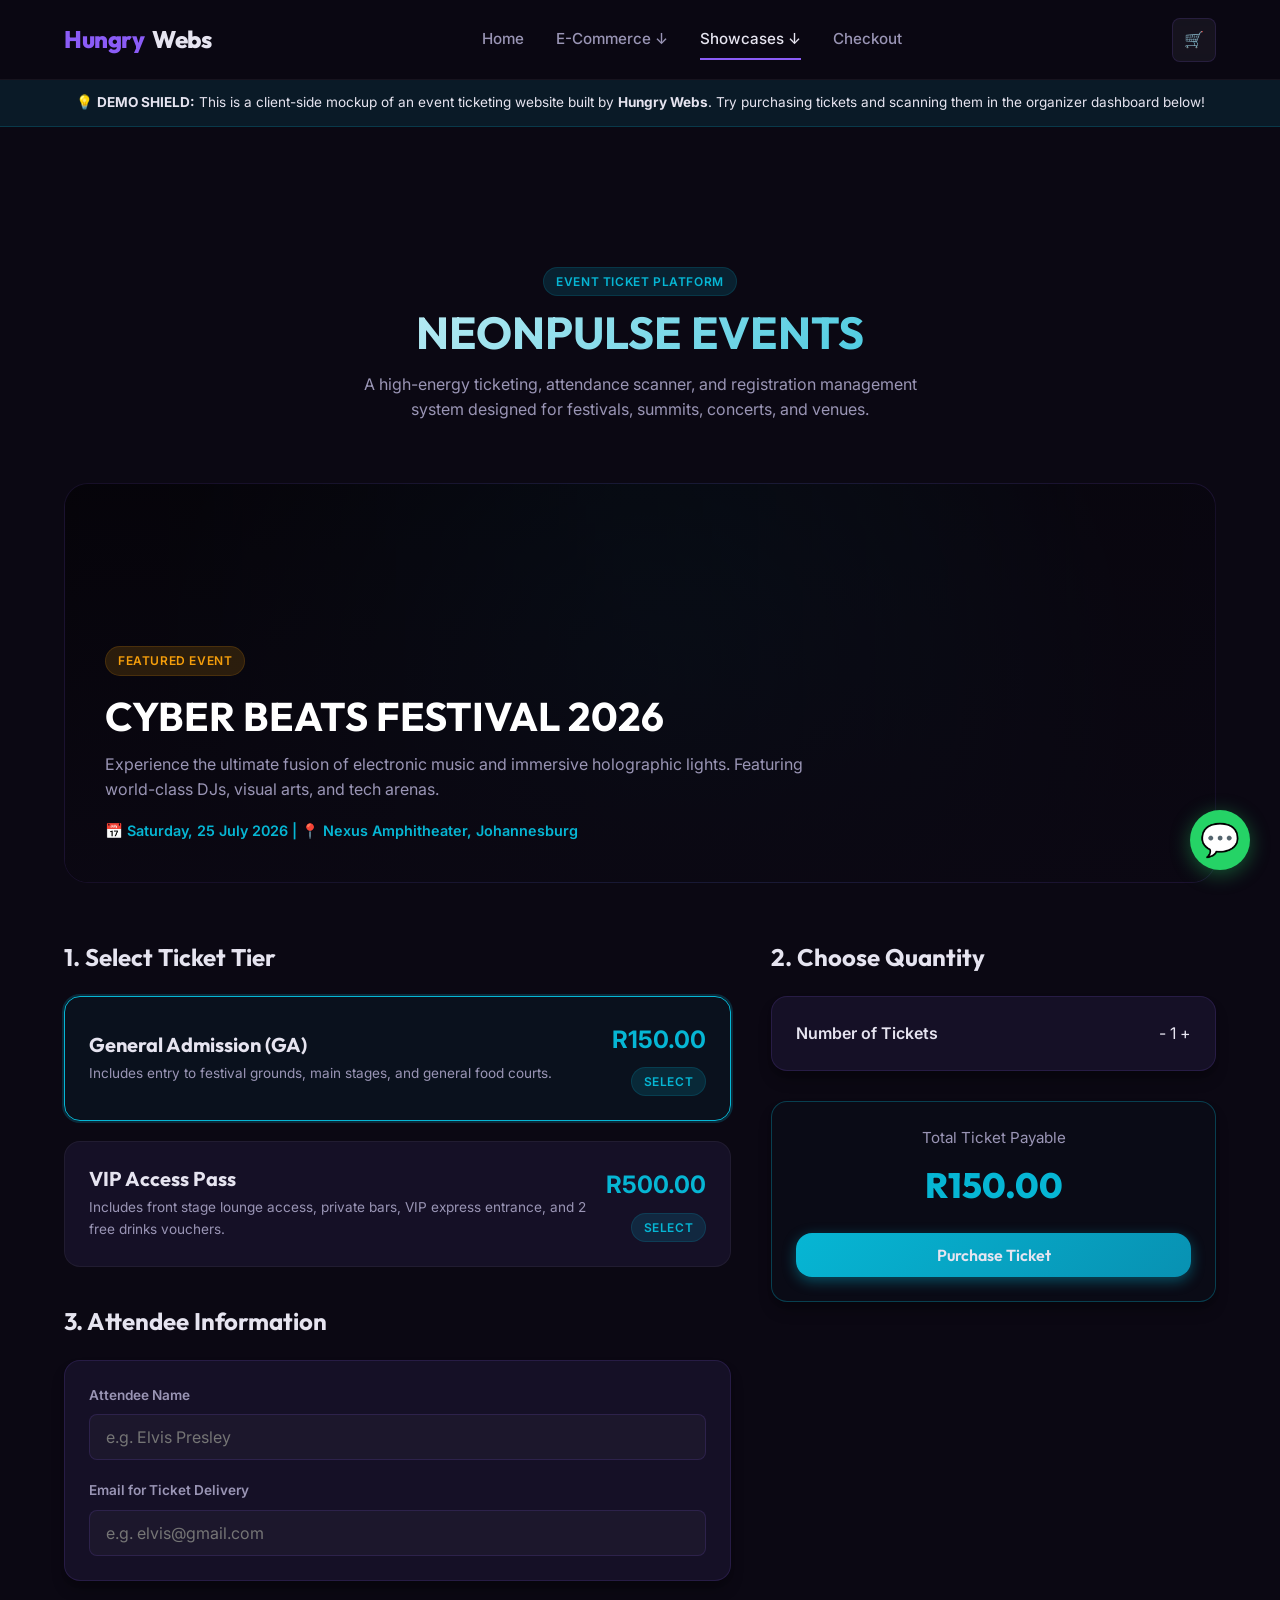
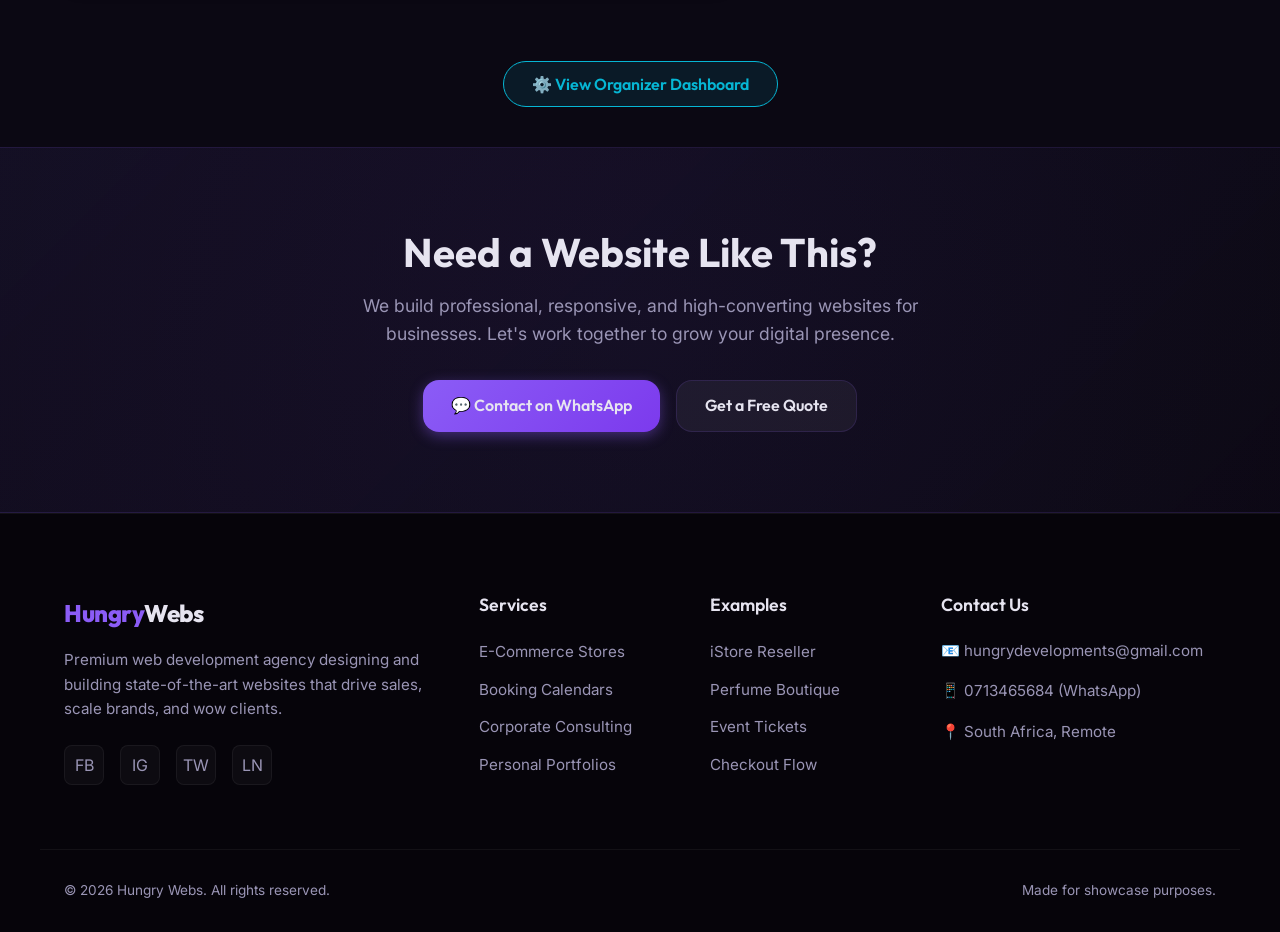
<file: event.html>
<!DOCTYPE html>
<html lang="en">
<head>
  <meta charset="UTF-8">
  <meta name="viewport" content="width=device-width, initial-scale=1.0">
  <meta name="description" content="Explore NeonPulse Events: an event listings & ticket selling website showcase built by Hungry Webs.">
  <title>NeonPulse Events - Ticket Selling Showcase | Hungry Webs</title>
  <link rel="stylesheet" href="css/main.css">
  <link rel="stylesheet" href="css/showcase.css">
</head>
<body>

  <!-- Navigation Bar -->
  <header>
    <div class="container nav-container">
      <a href="index.html" class="logo">
        <span>Hungry</span>Webs
      </a>
      <nav class="nav-menu" id="navMenu">
        <a href="index.html" class="nav-link">Home</a>
        <div class="nav-item-dropdown">
          <a class="nav-link nav-dropdown-toggle">E-Commerce ↓</a>
          <div class="nav-dropdown">
            <a href="tshirt.html" class="nav-dropdown-link">T-Shirt Store</a>
            <a href="iphone.html" class="nav-dropdown-link">iPhone Reseller</a>
            <a href="perfume.html" class="nav-dropdown-link">Perfume Boutique</a>
          </div>
        </div>
        <div class="nav-item-dropdown">
          <a class="nav-link nav-dropdown-toggle">Showcases ↓</a>
          <div class="nav-dropdown">
            <a href="salon.html" class="nav-dropdown-link">Salon Booking</a>
            <a href="event.html" class="nav-dropdown-link">Event Tickets</a>
            <a href="business.html" class="nav-dropdown-link">Corporate Company</a>
            <a href="portfolio.html" class="nav-dropdown-link">Personal Brand</a>
          </div>
        </div>
        <a href="checkout.html" class="nav-link">Checkout</a>
      </nav>
      <div style="display: flex; align-items: center; gap: 16px;">
        <a href="#" class="nav-cart-btn" id="navCartBtn" title="View Cart">
          🛒
          <span class="nav-cart-count" style="display: none;">0</span>
        </a>
        <div class="hamburger" id="hamburgerMenu">
          <span></span>
          <span></span>
          <span></span>
        </div>
      </div>
    </div>
  </header>

  <!-- Showcase Info Banner -->
  <div style="background: rgba(6, 182, 212, 0.1); border-bottom: 1px solid rgba(6, 182, 212, 0.2); padding: 12px 0; text-align: center; font-size: 0.85rem; margin-top: var(--nav-height);">
    <div class="container">
      💡 <strong>DEMO SHIELD:</strong> This is a client-side mockup of an event ticketing website built by <strong>Hungry Webs</strong>. Try purchasing tickets and scanning them in the organizer dashboard below!
    </div>
  </div>

  <!-- Showcase Header -->
  <section class="showcase-header">
    <div class="container">
      <span class="badge badge-secondary">Event Ticket Platform</span>
      <h1 class="text-gradient-purple" style="margin-top: 10px; background: linear-gradient(135deg, #FFF 0%, var(--secondary) 100%); -webkit-background-clip: text; -webkit-text-fill-color: transparent;">NEONPULSE EVENTS</h1>
      <p>A high-energy ticketing, attendance scanner, and registration management system designed for festivals, summits, concerts, and venues.</p>
    </div>
  </section>

  <!-- Event Showcase Hero -->
  <section class="container">
    <div class="event-hero" style="background-image: linear-gradient(to right, rgba(0,0,0,0.8), rgba(0,0,0,0.3)), radial-gradient(circle at center, rgba(6, 182, 212, 0.2) 0%, transparent 80%);">
      <div class="event-hero-overlay"></div>
      <div class="event-hero-content">
        <span class="badge badge-accent" style="margin-bottom: 16px;">Featured Event</span>
        <h2 style="font-size: 2.5rem; margin-bottom: 12px; font-family: var(--font-heading); color: #FFF;">CYBER BEATS FESTIVAL 2026</h2>
        <p style="color: var(--text-muted); font-size: 1rem; margin-bottom: 16px;">Experience the ultimate fusion of electronic music and immersive holographic lights. Featuring world-class DJs, visual arts, and tech arenas.</p>
        <p style="font-size: 0.9rem; font-weight: 600; color: var(--secondary);">📅 Saturday, 25 July 2026 | 📍 Nexus Amphitheater, Johannesburg</p>
      </div>
    </div>
  </section>

  <!-- Ticketing Interface -->
  <section class="container" id="orgClientView">
    <div class="event-details-grid">
      
      <!-- Left: Ticket Selector -->
      <div>
        <h2 style="font-size: 1.5rem; margin-bottom: 24px; font-family: var(--font-heading);">1. Select Ticket Tier</h2>
        
        <div class="ticket-type-card active" data-tier="GA" data-price="150">
          <div class="ticket-type-info">
            <h3>General Admission (GA)</h3>
            <p>Includes entry to festival grounds, main stages, and general food courts.</p>
          </div>
          <div class="ticket-purchase-action">
            <div class="ticket-price">R150.00</div>
            <span class="badge badge-secondary">Select</span>
          </div>
        </div>

        <div class="ticket-type-card" data-tier="VIP" data-price="500">
          <div class="ticket-type-info">
            <h3>VIP Access Pass</h3>
            <p>Includes front stage lounge access, private bars, VIP express entrance, and 2 free drinks vouchers.</p>
          </div>
          <div class="ticket-purchase-action">
            <div class="ticket-price">R500.00</div>
            <span class="badge badge-secondary">Select</span>
          </div>
        </div>

        <!-- Form fields -->
        <h2 style="font-size: 1.5rem; margin-top: 40px; margin-bottom: 24px; font-family: var(--font-heading);">3. Attendee Information</h2>
        <div class="card-glass">
          <div class="contact-form-group">
            <label for="buyerName">Attendee Name</label>
            <input type="text" class="contact-input" id="buyerName" placeholder="e.g. Elvis Presley">
          </div>
          <div class="contact-form-group" style="margin-bottom: 0;">
            <label for="buyerEmail">Email for Ticket Delivery</label>
            <input type="email" class="contact-input" id="buyerEmail" placeholder="e.g. elvis@gmail.com">
          </div>
        </div>
      </div>

      <!-- Right: Quantity Selector & Summary -->
      <div>
        <h2 style="font-size: 1.5rem; margin-bottom: 24px; font-family: var(--font-heading);">2. Choose Quantity</h2>
        
        <div class="card-glass" style="display: flex; justify-content: space-between; align-items: center; padding: 24px;">
          <span style="font-weight: 600;">Number of Tickets</span>
          <div class="qty-control">
            <button class="qty-btn" id="ticketDec">-</button>
            <span class="qty-val" id="ticketQtyVal" style="width: 40px;">1</span>
            <button class="qty-btn" id="ticketInc">+</button>
          </div>
        </div>

        <!-- Cost display card -->
        <div class="card-glass" style="margin-top: 30px; text-align: center; border-color: rgba(6, 182, 212, 0.3); background: rgba(6, 182, 212, 0.02);">
          <div style="font-size: 0.95rem; color: var(--text-muted); margin-bottom: 6px;">Total Ticket Payable</div>
          <div style="font-size: 2.2rem; font-weight: 800; color: var(--secondary); font-family: var(--font-heading);" id="ticketTotalAmount">R150.00</div>
          <button class="btn btn-accent" id="btnBuyTicket" style="width: 100%; margin-top: 20px;">Purchase Ticket</button>
        </div>
      </div>

    </div>
  </section>

  <!-- Organizer Dashboard Toggle -->
  <section class="container">
    <div class="dashboard-toggle-container">
      <button class="dashboard-toggle-btn" id="toggleOrgBtn" style="border-color: var(--secondary); color: var(--secondary); background: rgba(6, 182, 212, 0.1);">⚙️ View Organizer Dashboard</button>
    </div>

    <!-- Organizer Console -->
    <div class="mock-dashboard" id="orgDashboard" style="border-color: var(--secondary);">
      <div class="dash-header">
        <h2 style="color: var(--secondary);">📊 Event Organizer Control Room</h2>
        <div class="dash-indicator" style="background: rgba(6, 182, 212, 0.1); color: var(--secondary);">
          <span style="background: var(--secondary);"></span> Live Ticket Sales Sync
        </div>
      </div>

      <!-- Stats Grid -->
      <div class="dash-stats-grid">
        <div class="dash-stat-card">
          <p>Total Ticket Revenue</p>
          <div class="dash-stat-value" id="orgTotalSales">R1,650</div>
        </div>
        <div class="dash-stat-card">
          <p>Tickets Sold (Capacity: 5000)</p>
          <div class="dash-stat-value" id="orgTotalCount">4 Sold</div>
        </div>
        <div class="dash-stat-card">
          <p>Gate Check-In Progress</p>
          <div class="dash-stat-value" style="color: var(--secondary);" id="orgCheckinPercent">25% (1)</div>
        </div>
        <div class="dash-stat-card">
          <p>VIP Tickets Sold</p>
          <div class="dash-stat-value" style="color: var(--accent);">3 VIP</div>
        </div>
      </div>

      <!-- Content Grid -->
      <div class="dash-content-grid">
        <!-- Table -->
        <div class="dash-table-wrapper">
          <h3 style="margin-bottom: 16px; font-size: 1.1rem; color: var(--text-light);">Registered Ticketholders Log</h3>
          <table class="dash-table">
            <thead>
              <tr>
                <th>Ticket ID</th>
                <th>Attendee</th>
                <th>Access Level</th>
                <th>Qty</th>
                <th>Revenue</th>
                <th>Status</th>
                <th>Gate Action</th>
              </tr>
            </thead>
            <tbody id="orgTicketsBody">
              <!-- Dynamically populated -->
            </tbody>
          </table>
        </div>
        <!-- Right side alerts -->
        <div class="card-glass" style="padding: 20px;">
          <h3 style="font-size: 1.1rem; margin-bottom: 16px;">Gate Scanner Simulator</h3>
          <ul style="font-size: 0.85rem; color: var(--text-muted); display:flex; flex-direction:column; gap:16px;">
            <li>📲 <strong>Staff Scanner:</strong> Click the "Scan QR" button on active tickets to simulate a gate check-in entry.</li>
            <li>🔒 <strong>Duplicate Protection:</strong> Restricts double entries automatically.</li>
            <li>📊 <strong>Entry Metrics:</strong> Feeds real-time crowd safety statistics automatically.</li>
          </ul>
        </div>
      </div>
    </div>
  </section>

  <!-- Global CTA Banner -->
  <section class="global-cta-section">
    <div class="container global-cta-content">
      <h2>Need a Website Like This?</h2>
      <p>We build professional, responsive, and high-converting websites for businesses. Let's work together to grow your digital presence.</p>
      <div class="global-cta-buttons">
        <a href="https://wa.me/27713465684" target="_blank" class="btn btn-primary">💬 Contact on WhatsApp</a>
        <a href="business.html#contact" class="btn btn-secondary">Get a Free Quote</a>
      </div>
    </div>
  </section>

  <!-- Footer -->
  <footer>
    <div class="container footer-grid">
      <div class="footer-brand">
        <a href="index.html" class="logo" style="margin-bottom: 16px; display: inline-block;">
          <span>Hungry</span>Webs
        </a>
        <p>Premium web development agency designing and building state-of-the-art websites that drive sales, scale brands, and wow clients.</p>
        <div class="footer-socials">
          <a href="#" class="footer-social-btn">FB</a>
          <a href="#" class="footer-social-btn">IG</a>
          <a href="#" class="footer-social-btn">TW</a>
          <a href="#" class="footer-social-btn">LN</a>
        </div>
      </div>
      <div>
        <h4 class="footer-heading">Services</h4>
        <ul class="footer-links">
          <li><a href="tshirt.html">E-Commerce Stores</a></li>
          <li><a href="salon.html">Booking Calendars</a></li>
          <li><a href="business.html">Corporate Consulting</a></li>
          <li><a href="portfolio.html">Personal Portfolios</a></li>
        </ul>
      </div>
      <div>
        <h4 class="footer-heading">Examples</h4>
        <ul class="footer-links">
          <li><a href="iphone.html">iStore Reseller</a></li>
          <li><a href="perfume.html">Perfume Boutique</a></li>
          <li><a href="event.html">Event Tickets</a></li>
          <li><a href="checkout.html">Checkout Flow</a></li>
        </ul>
      </div>
      <div>
        <h4 class="footer-heading">Contact Us</h4>
        <ul class="footer-contact">
          <li>📧 hungrydevelopments@gmail.com</li>
          <li>📱 0713465684 (WhatsApp)</li>
          <li>📍 South Africa, Remote</li>
        </ul>
      </div>
    </div>
    <div class="container footer-bottom">
      <p>&copy; 2026 Hungry Webs. All rights reserved.</p>
      <p>Made for showcase purposes.</p>
    </div>
  </footer>

  <!-- Floating WhatsApp CTA -->
  <a href="https://wa.me/27713465684" class="whatsapp-float" target="_blank" title="Chat on WhatsApp">
    💬
  </a>

  <!-- Ticket Success Modal Overlay -->
  <div class="modal-overlay" id="ticketModalOverlay">
    <div class="modal-card" style="text-align: center;">
      <span class="modal-close" id="ticketModalClose">&times;</span>
      <div class="success-checkmark" style="border-color:var(--secondary); color:var(--secondary);">✓</div>
      <h3 class="success-title" style="color:var(--secondary);">Tickets Issued!</h3>
      <p class="success-message">Your digital ticket passes have been generated successfully:</p>
      <div class="ticket-mock-container" id="ticketQRContainer">
        <!-- Injected QR SVG -->
      </div>
      <div class="order-receipt-preview" id="ticketModalDetails" style="background: rgba(255, 255, 255, 0.02);">
        <!-- Injected Details -->
      </div>
      <button class="btn btn-accent" style="width: 100%;" onclick="document.getElementById('ticketModalOverlay').classList.remove('active')">Close Ticket View</button>
    </div>
  </div>

  <!-- Shared Javascript -->
  <script src="js/cart.js"></script>
  <script src="js/main.js"></script>
  <script src="js/ticketing.js"></script>
</body>
</html>
</file>
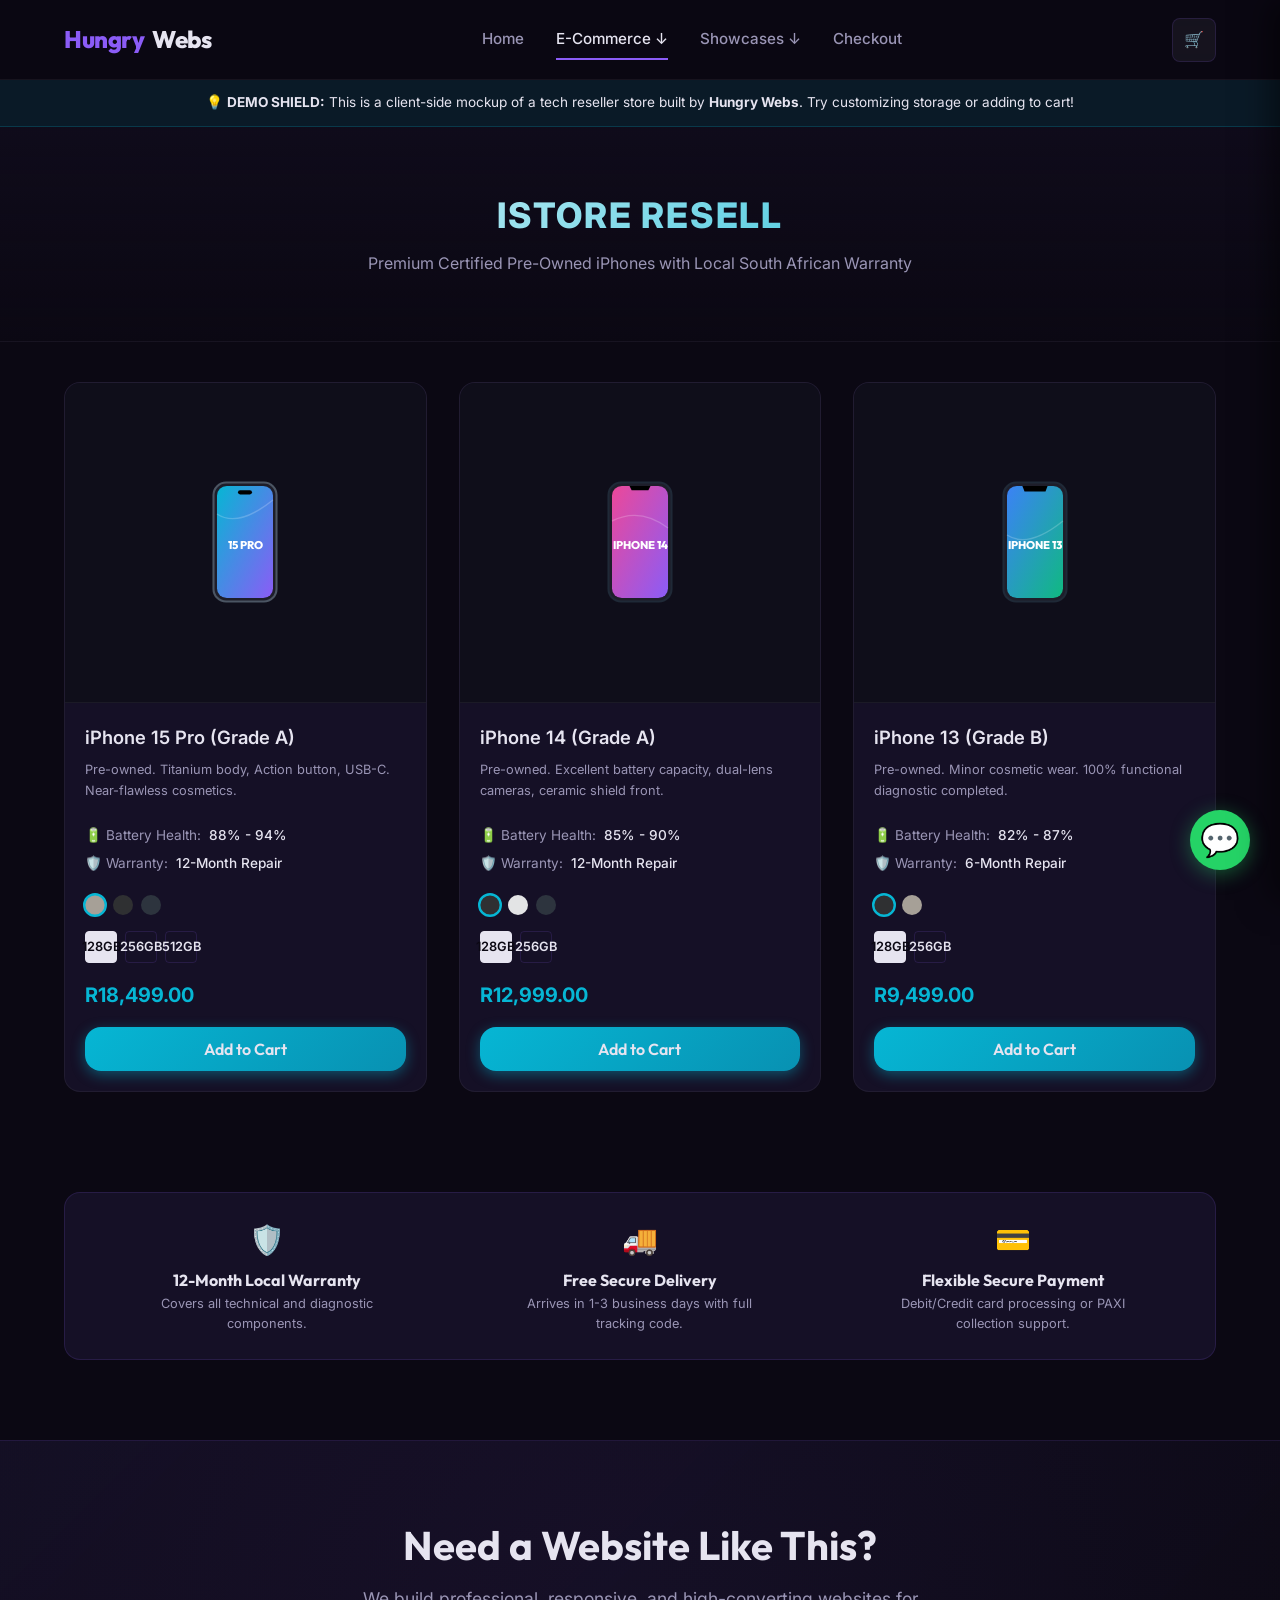
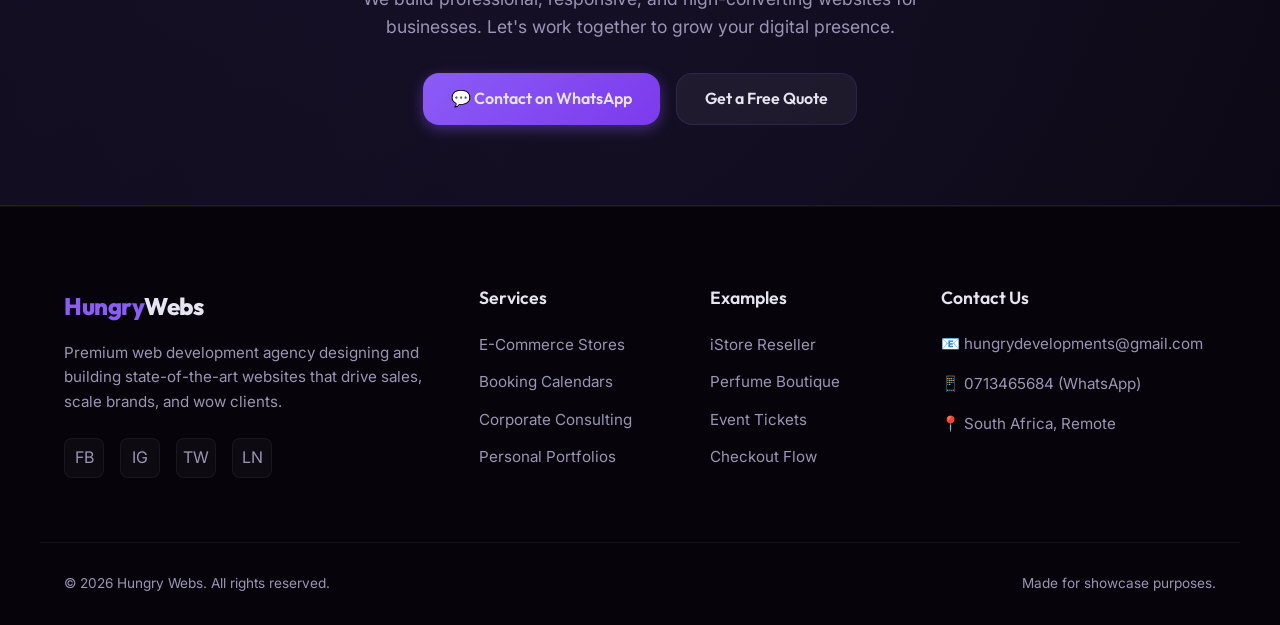
<file: iphone.html>
<!DOCTYPE html>
<html lang="en">
<head>
  <meta charset="UTF-8">
  <meta name="viewport" content="width=device-width, initial-scale=1.0">
  <meta name="description" content="Explore iSTORE RESELL: a high-fidelity iPhone reseller showcase built by Hungry Webs.">
  <title>iStore Resell - Tech E-Commerce Showcase | Hungry Webs</title>
  <link rel="stylesheet" href="css/main.css">
  <link rel="stylesheet" href="css/ecom.css">
</head>
<body>

  <!-- Navigation Bar -->
  <header>
    <div class="container nav-container">
      <a href="index.html" class="logo">
        <span>Hungry</span>Webs
      </a>
      <nav class="nav-menu" id="navMenu">
        <a href="index.html" class="nav-link">Home</a>
        <div class="nav-item-dropdown">
          <a class="nav-link nav-dropdown-toggle">E-Commerce ↓</a>
          <div class="nav-dropdown">
            <a href="tshirt.html" class="nav-dropdown-link">T-Shirt Store</a>
            <a href="iphone.html" class="nav-dropdown-link">iPhone Reseller</a>
            <a href="perfume.html" class="nav-dropdown-link">Perfume Boutique</a>
          </div>
        </div>
        <div class="nav-item-dropdown">
          <a class="nav-link nav-dropdown-toggle">Showcases ↓</a>
          <div class="nav-dropdown">
            <a href="salon.html" class="nav-dropdown-link">Salon Booking</a>
            <a href="event.html" class="nav-dropdown-link">Event Tickets</a>
            <a href="business.html" class="nav-dropdown-link">Corporate Company</a>
            <a href="portfolio.html" class="nav-dropdown-link">Personal Brand</a>
          </div>
        </div>
        <a href="checkout.html" class="nav-link">Checkout</a>
      </nav>
      <div style="display: flex; align-items: center; gap: 16px;">
        <a href="#" class="nav-cart-btn" id="navCartBtn" title="View Cart">
          🛒
          <span class="nav-cart-count" style="display: none;">0</span>
        </a>
        <div class="hamburger" id="hamburgerMenu">
          <span></span>
          <span></span>
          <span></span>
        </div>
      </div>
    </div>
  </header>

  <!-- Showcase Info Banner -->
  <div style="background: rgba(6, 182, 212, 0.1); border-bottom: 1px solid rgba(6, 182, 212, 0.2); padding: 12px 0; text-align: center; font-size: 0.85rem; margin-top: var(--nav-height);">
    <div class="container">
      💡 <strong>DEMO SHIELD:</strong> This is a client-side mockup of a tech reseller store built by <strong>Hungry Webs</strong>. Try customizing storage or adding to cart!
    </div>
  </div>

  <!-- Shop Header -->
  <section class="ecom-shop-header" style="padding-top: 60px;">
    <div class="container">
      <div class="ecom-shop-brand-name text-gradient" style="background: linear-gradient(135deg, #FFF 0%, var(--secondary) 100%); -webkit-background-clip: text; -webkit-text-fill-color: transparent;">iSTORE RESELL</div>
      <div class="ecom-shop-tagline">Premium Certified Pre-Owned iPhones with Local South African Warranty</div>
    </div>
  </section>

  <!-- Product Catalog Grid -->
  <section class="container">
    <div class="product-grid" id="iphoneGrid">
      
      <!-- Product Item 1: iPhone 15 Pro -->
      <div class="product-card" id="p-iphone-15pro">
        <div class="product-img-box" style="display: flex; align-items: center; justify-content: center; background: #0F0E1A;">
          <!-- SVG Illustration of iPhone 15 Pro -->
          <svg viewBox="0 0 200 200" style="width: 140px; height: 140px;">
            <defs>
              <linearGradient id="screenGrad1" x1="0%" y1="0%" x2="100%" y2="100%">
                <stop offset="0%" stop-color="#06B6D4" />
                <stop offset="100%" stop-color="#8B5CF6" />
              </linearGradient>
            </defs>
            <!-- Phone body -->
            <rect x="55" y="15" width="90" height="170" rx="18" fill="#1E1E2A" stroke="#4B5563" stroke-width="3" />
            <!-- Active Screen -->
            <rect x="60" y="20" width="80" height="160" rx="14" fill="url(#screenGrad1)" />
            <!-- Dynamic Island -->
            <rect x="90" y="26" width="20" height="6" rx="3" fill="#000000" />
            <!-- Screen design/glare -->
            <path d="M 60,60 Q 90,80 140,40" stroke="rgba(255,255,255,0.2)" stroke-width="2" fill="none" />
            <text x="100" y="110" fill="#FFFFFF" font-family="Outfit" font-size="16" font-weight="800" text-anchor="middle">15 PRO</text>
          </svg>
        </div>
        <div class="product-info">
          <div class="product-title">iPhone 15 Pro (Grade A)</div>
          <p style="font-size: 0.8rem; color: var(--text-muted); margin-bottom: 12px;">Pre-owned. Titanium body, Action button, USB-C. Near-flawless cosmetics.</p>
          
          <div class="iphone-specs-list">
            <div class="iphone-spec-item">🔋 Battery Health: <span>88% - 94%</span></div>
            <div class="iphone-spec-item">🛡️ Warranty: <span>12-Month Repair</span></div>
          </div>

          <!-- Color Selector -->
          <div class="iphone-color-swatches">
            <div class="color-swatch color-titanium-natural active" data-color="Natural Titanium" onclick="selectColor(this, 'iphone-15pro')"></div>
            <div class="color-swatch color-titanium-black" data-color="Space Black" onclick="selectColor(this, 'iphone-15pro')"></div>
            <div class="color-swatch color-titanium-blue" data-color="Blue Titanium" onclick="selectColor(this, 'iphone-15pro')"></div>
          </div>

          <!-- Storage Selector -->
          <div class="product-sizes" style="margin-bottom: 16px;">
            <button class="size-btn active" data-price="18499" onclick="selectStorage(this, 'iphone-15pro')">128GB</button>
            <button class="size-btn" data-price="20999" onclick="selectStorage(this, 'iphone-15pro')">256GB</button>
            <button class="size-btn" data-price="24499" onclick="selectStorage(this, 'iphone-15pro')">512GB</button>
          </div>

          <div class="product-price-row">
            <span class="product-price" id="price-iphone-15pro">R18,499.00</span>
          </div>

          <button class="btn btn-accent btn-add-cart" style="width:100%;" onclick="triggerAddToCart('iphone-15pro', 'iPhone 15 Pro', 'iphone')">Add to Cart</button>
        </div>
      </div>

      <!-- Product Item 2: iPhone 14 -->
      <div class="product-card" id="p-iphone-14">
        <div class="product-img-box" style="display: flex; align-items: center; justify-content: center; background: #0F0E1A;">
          <!-- SVG Illustration of iPhone 14 -->
          <svg viewBox="0 0 200 200" style="width: 140px; height: 140px;">
            <defs>
              <linearGradient id="screenGrad2" x1="0%" y1="0%" x2="100%" y2="100%">
                <stop offset="0%" stop-color="#EC4899" />
                <stop offset="100%" stop-color="#8B5CF6" />
              </linearGradient>
            </defs>
            <!-- Phone body -->
            <rect x="55" y="15" width="90" height="170" rx="18" fill="#1E1E2A" stroke="#1F2937" stroke-width="3" />
            <!-- Active Screen -->
            <rect x="60" y="20" width="80" height="160" rx="14" fill="url(#screenGrad2)" />
            <!-- Camera Notch -->
            <path d="M 85,20 L 115,20 L 112,26 L 88,26 Z" fill="#000000" />
            <!-- Screen design/glare -->
            <path d="M 60,70 Q 100,50 140,80" stroke="rgba(255,255,255,0.2)" stroke-width="2" fill="none" />
            <text x="100" y="110" fill="#FFFFFF" font-family="Outfit" font-size="16" font-weight="800" text-anchor="middle">IPHONE 14</text>
          </svg>
        </div>
        <div class="product-info">
          <div class="product-title">iPhone 14 (Grade A)</div>
          <p style="font-size: 0.8rem; color: var(--text-muted); margin-bottom: 12px;">Pre-owned. Excellent battery capacity, dual-lens cameras, ceramic shield front.</p>
          
          <div class="iphone-specs-list">
            <div class="iphone-spec-item">🔋 Battery Health: <span>85% - 90%</span></div>
            <div class="iphone-spec-item">🛡️ Warranty: <span>12-Month Repair</span></div>
          </div>

          <!-- Color Selector -->
          <div class="iphone-color-swatches">
            <div class="color-swatch color-titanium-black active" data-color="Midnight Black" onclick="selectColor(this, 'iphone-14')"></div>
            <div class="color-swatch color-titanium-white" data-color="Starlight White" onclick="selectColor(this, 'iphone-14')"></div>
            <div class="color-swatch color-titanium-blue" data-color="Midnight Blue" onclick="selectColor(this, 'iphone-14')"></div>
          </div>

          <!-- Storage Selector -->
          <div class="product-sizes" style="margin-bottom: 16px;">
            <button class="size-btn active" data-price="12999" onclick="selectStorage(this, 'iphone-14')">128GB</button>
            <button class="size-btn" data-price="14999" onclick="selectStorage(this, 'iphone-14')">256GB</button>
          </div>

          <div class="product-price-row">
            <span class="product-price" id="price-iphone-14">R12,999.00</span>
          </div>

          <button class="btn btn-accent btn-add-cart" style="width:100%;" onclick="triggerAddToCart('iphone-14', 'iPhone 14', 'iphone')">Add to Cart</button>
        </div>
      </div>

      <!-- Product Item 3: iPhone 13 -->
      <div class="product-card" id="p-iphone-13">
        <div class="product-img-box" style="display: flex; align-items: center; justify-content: center; background: #0F0E1A;">
          <!-- SVG Illustration of iPhone 13 -->
          <svg viewBox="0 0 200 200" style="width: 140px; height: 140px;">
            <defs>
              <linearGradient id="screenGrad3" x1="0%" y1="0%" x2="100%" y2="100%">
                <stop offset="0%" stop-color="#3B82F6" />
                <stop offset="100%" stop-color="#10B981" />
              </linearGradient>
            </defs>
            <!-- Phone body -->
            <rect x="55" y="15" width="90" height="170" rx="18" fill="#1E1E2A" stroke="#1F2937" stroke-width="3" />
            <!-- Active Screen -->
            <rect x="60" y="20" width="80" height="160" rx="14" fill="url(#screenGrad3)" />
            <!-- Camera Notch -->
            <path d="M 82,20 L 118,20 L 115,28 L 85,28 Z" fill="#000000" />
            <!-- Screen design/glare -->
            <path d="M 60,90 Q 90,110 140,70" stroke="rgba(255,255,255,0.2)" stroke-width="2" fill="none" />
            <text x="100" y="110" fill="#FFFFFF" font-family="Outfit" font-size="16" font-weight="800" text-anchor="middle">IPHONE 13</text>
          </svg>
        </div>
        <div class="product-info">
          <div class="product-title">iPhone 13 (Grade B)</div>
          <p style="font-size: 0.8rem; color: var(--text-muted); margin-bottom: 12px;">Pre-owned. Minor cosmetic wear. 100% functional diagnostic completed.</p>
          
          <div class="iphone-specs-list">
            <div class="iphone-spec-item">🔋 Battery Health: <span>82% - 87%</span></div>
            <div class="iphone-spec-item">🛡️ Warranty: <span>6-Month Repair</span></div>
          </div>

          <!-- Color Selector -->
          <div class="iphone-color-swatches">
            <div class="color-swatch color-titanium-black active" data-color="Dark Slate" onclick="selectColor(this, 'iphone-13')"></div>
            <div class="color-swatch color-titanium-natural" data-color="Starlight Pink" onclick="selectColor(this, 'iphone-13')"></div>
          </div>

          <!-- Storage Selector -->
          <div class="product-sizes" style="margin-bottom: 16px;">
            <button class="size-btn active" data-price="9499" onclick="selectStorage(this, 'iphone-13')">128GB</button>
            <button class="size-btn" data-price="10999" onclick="selectStorage(this, 'iphone-13')">256GB</button>
          </div>

          <div class="product-price-row">
            <span class="product-price" id="price-iphone-13">R9,499.00</span>
          </div>

          <button class="btn btn-accent btn-add-cart" style="width:100%;" onclick="triggerAddToCart('iphone-13', 'iPhone 13', 'iphone')">Add to Cart</button>
        </div>
      </div>

    </div>

    <!-- Trust Badges Section -->
    <div class="trust-badges-row">
      <div class="trust-badge">
        <span class="trust-badge-icon">🛡️</span>
        <h4>12-Month Local Warranty</h4>
        <p>Covers all technical and diagnostic components.</p>
      </div>
      <div class="trust-badge">
        <span class="trust-badge-icon">🚚</span>
        <h4>Free Secure Delivery</h4>
        <p>Arrives in 1-3 business days with full tracking code.</p>
      </div>
      <div class="trust-badge">
        <span class="trust-badge-icon">💳</span>
        <h4>Flexible Secure Payment</h4>
        <p>Debit/Credit card processing or PAXI collection support.</p>
      </div>
    </div>
  </section>

  <!-- Global CTA Banner -->
  <section class="global-cta-section">
    <div class="container global-cta-content">
      <h2>Need a Website Like This?</h2>
      <p>We build professional, responsive, and high-converting websites for businesses. Let's work together to grow your digital presence.</p>
      <div class="global-cta-buttons">
        <a href="https://wa.me/27713465684" target="_blank" class="btn btn-primary">💬 Contact on WhatsApp</a>
        <a href="business.html#contact" class="btn btn-secondary">Get a Free Quote</a>
      </div>
    </div>
  </section>

  <!-- Footer -->
  <footer>
    <div class="container footer-grid">
      <div class="footer-brand">
        <a href="index.html" class="logo" style="margin-bottom: 16px; display: inline-block;">
          <span>Hungry</span>Webs
        </a>
        <p>Premium web development agency designing and building state-of-the-art websites that drive sales, scale brands, and wow clients.</p>
        <div class="footer-socials">
          <a href="#" class="footer-social-btn">FB</a>
          <a href="#" class="footer-social-btn">IG</a>
          <a href="#" class="footer-social-btn">TW</a>
          <a href="#" class="footer-social-btn">LN</a>
        </div>
      </div>
      <div>
        <h4 class="footer-heading">Services</h4>
        <ul class="footer-links">
          <li><a href="tshirt.html">E-Commerce Stores</a></li>
          <li><a href="salon.html">Booking Calendars</a></li>
          <li><a href="business.html">Corporate Consulting</a></li>
          <li><a href="portfolio.html">Personal Portfolios</a></li>
        </ul>
      </div>
      <div>
        <h4 class="footer-heading">Examples</h4>
        <ul class="footer-links">
          <li><a href="iphone.html">iStore Reseller</a></li>
          <li><a href="perfume.html">Perfume Boutique</a></li>
          <li><a href="event.html">Event Tickets</a></li>
          <li><a href="checkout.html">Checkout Flow</a></li>
        </ul>
      </div>
      <div>
        <h4 class="footer-heading">Contact Us</h4>
        <ul class="footer-contact">
          <li>📧 hungrydevelopments@gmail.com</li>
          <li>📱 0713465684 (WhatsApp)</li>
          <li>📍 South Africa, Remote</li>
        </ul>
      </div>
    </div>
    <div class="container footer-bottom">
      <p>&copy; 2026 Hungry Webs. All rights reserved.</p>
      <p>Made for showcase purposes.</p>
    </div>
  </footer>

  <!-- Floating WhatsApp CTA -->
  <a href="https://wa.me/27713465684" class="whatsapp-float" target="_blank" title="Chat on WhatsApp">
    💬
  </a>

  <!-- Shopping Cart Drawer -->
  <div class="cart-drawer" id="cartDrawer">
    <div class="cart-drawer-header">
      <h3>Shopping Cart</h3>
      <button class="cart-drawer-close" id="closeCartDrawer">&times;</button>
    </div>
    <div class="cart-drawer-items" id="cartDrawerItems">
      <!-- Dynamically filled by main.js -->
    </div>
    <div class="cart-drawer-footer">
      <div class="cart-drawer-total">
        <span>Subtotal:</span>
        <span id="cartDrawerSubtotal">R0.00</span>
      </div>
      <a href="checkout.html" class="btn btn-primary" style="display: block; text-align: center; width: 100%;">Proceed to Checkout</a>
    </div>
  </div>
  <div class="cart-overlay" id="cartOverlay"></div>

  <!-- Shared Javascript -->
  <script src="js/cart.js"></script>
  <script src="js/main.js"></script>

  <!-- Page Specific Logic -->
  <script>
    // Color Selection
    function selectColor(element, id) {
      const container = element.parentElement;
      const swatches = container.querySelectorAll('.color-swatch');
      swatches.forEach(swatch => swatch.classList.remove('active'));
      element.classList.add('active');
    }

    // Storage / Price Selection
    function selectStorage(element, id) {
      const container = element.parentElement;
      const sizeBtns = container.querySelectorAll('.size-btn');
      sizeBtns.forEach(btn => btn.classList.remove('active'));
      element.classList.add('active');

      const price = element.dataset.price;
      const priceLabel = document.getElementById(`price-${id}`);
      if (priceLabel) {
        priceLabel.textContent = `R${parseInt(price).toLocaleString('en-ZA')}.00`;
      }
    }

    // Add to Cart Trigger
    function triggerAddToCart(id, name, source) {
      const card = document.getElementById(`p-${id}`);
      
      const activeColor = card.querySelector('.color-swatch.active');
      const colorVal = activeColor ? activeColor.dataset.color : 'Natural Titanium';
      
      const activeStorage = card.querySelector('.size-btn.active');
      const storageVal = activeStorage ? activeStorage.textContent : '128GB';
      const priceVal = activeStorage ? parseFloat(activeStorage.dataset.price) : 0;
      
      // Inline SVGs don't have images so we can pass empty string, cart drawer handles it
      addToCart({
        id: `${id}-${storageVal.toLowerCase()}`,
        name: `${name} ${storageVal}`,
        price: priceVal,
        image: '', // Blank handles SVGs or custom default icons
        variant: colorVal,
        qty: 1,
        source: source
      });
      
      setTimeout(() => {
        openCartDrawer();
      }, 500);
    }
  </script>
</body>
</html>
</file>
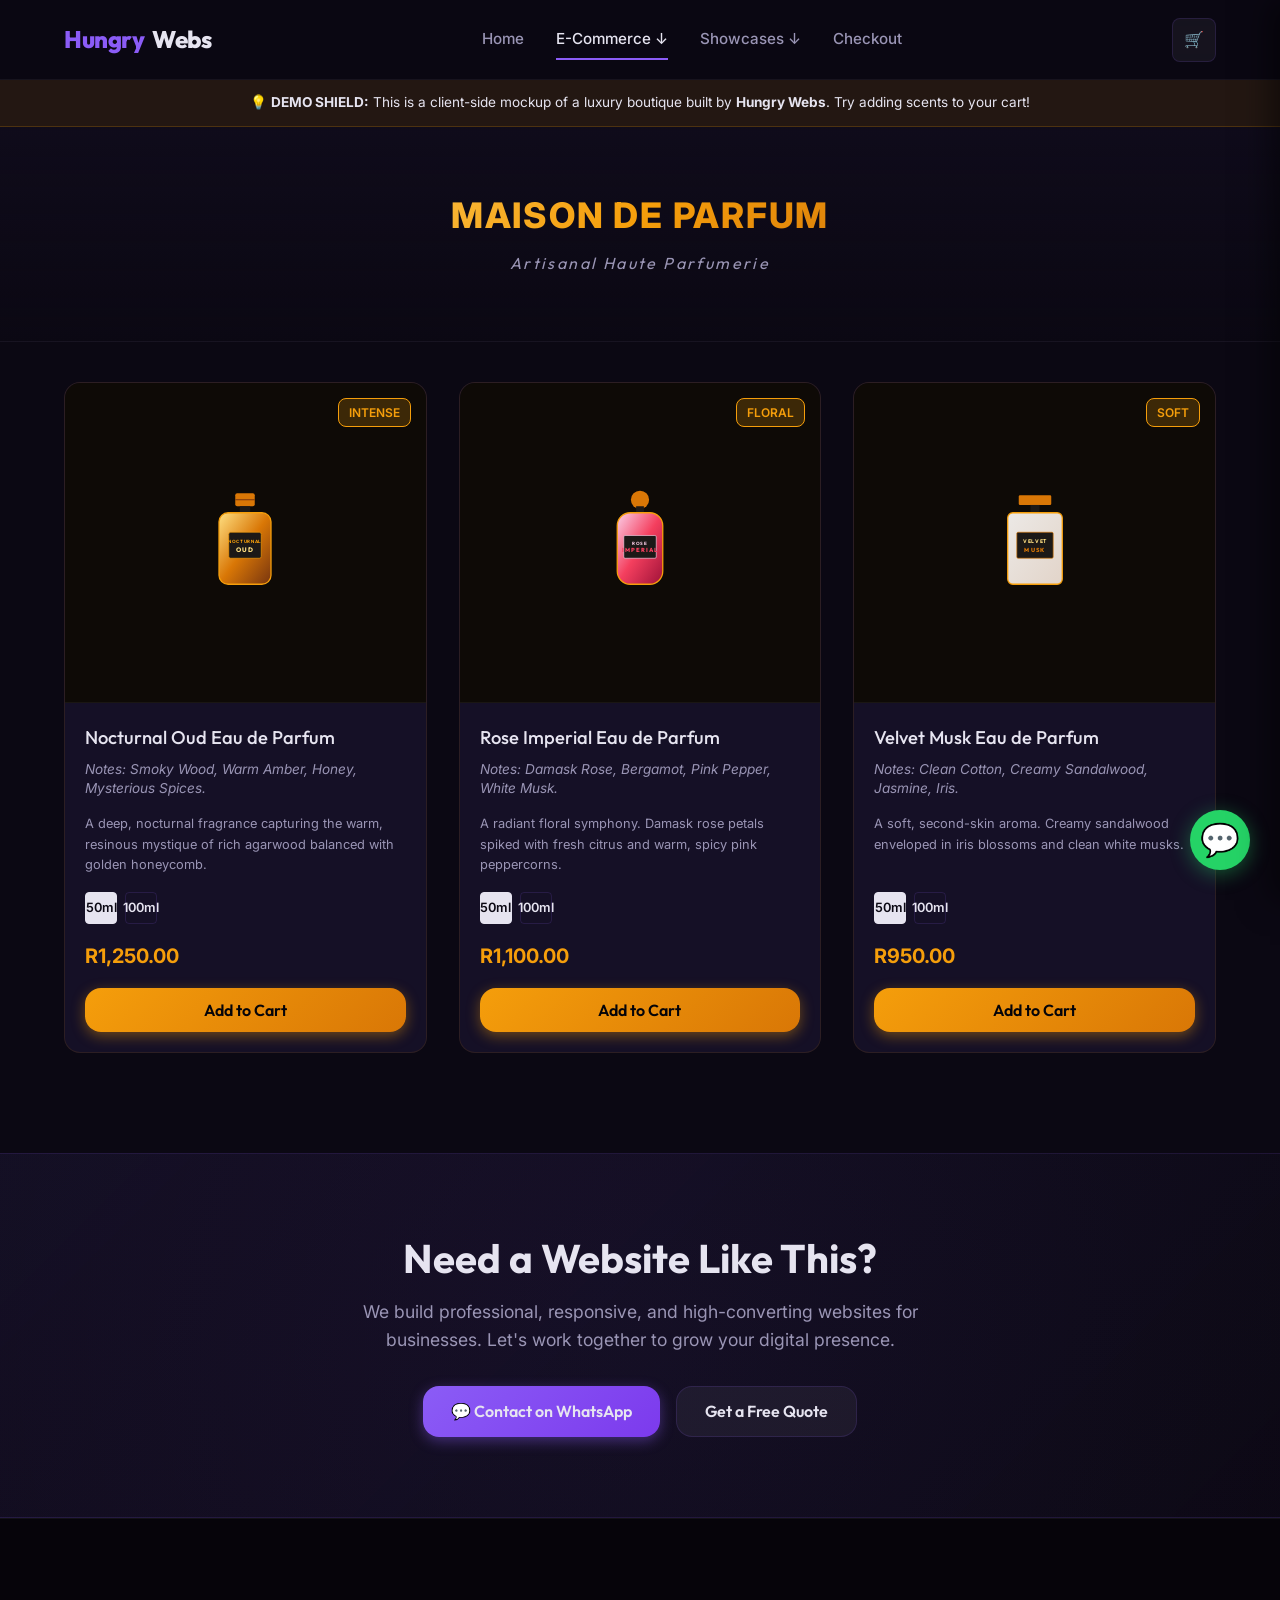
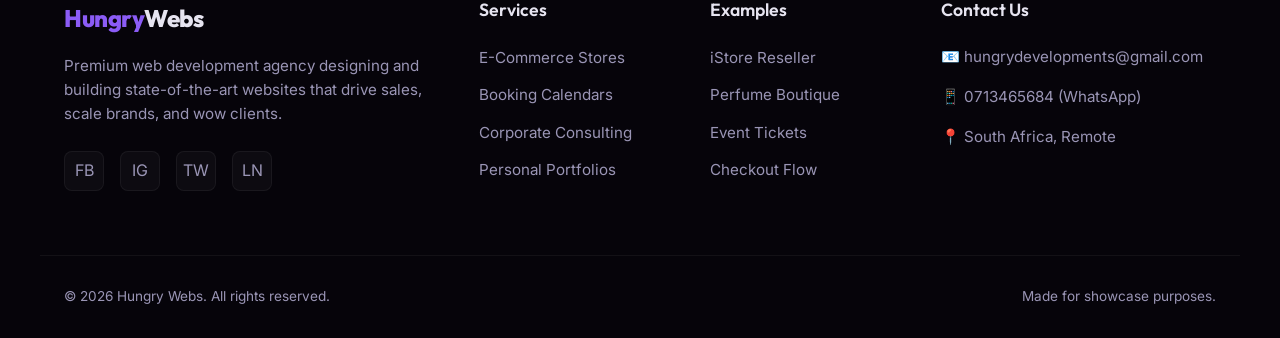
<file: perfume.html>
<!DOCTYPE html>
<html lang="en">
<head>
  <meta charset="UTF-8">
  <meta name="viewport" content="width=device-width, initial-scale=1.0">
  <meta name="description" content="Explore MAISON DE PARFUM: a high-fidelity luxury perfume storefront showcase built by Hungry Webs.">
  <title>Maison de Parfum - Luxury E-Commerce Showcase | Hungry Webs</title>
  <link rel="stylesheet" href="css/main.css">
  <link rel="stylesheet" href="css/ecom.css">
</head>
<body>

  <!-- Navigation Bar -->
  <header>
    <div class="container nav-container">
      <a href="index.html" class="logo">
        <span>Hungry</span>Webs
      </a>
      <nav class="nav-menu" id="navMenu">
        <a href="index.html" class="nav-link">Home</a>
        <div class="nav-item-dropdown">
          <a class="nav-link nav-dropdown-toggle">E-Commerce ↓</a>
          <div class="nav-dropdown">
            <a href="tshirt.html" class="nav-dropdown-link">T-Shirt Store</a>
            <a href="iphone.html" class="nav-dropdown-link">iPhone Reseller</a>
            <a href="perfume.html" class="nav-dropdown-link">Perfume Boutique</a>
          </div>
        </div>
        <div class="nav-item-dropdown">
          <a class="nav-link nav-dropdown-toggle">Showcases ↓</a>
          <div class="nav-dropdown">
            <a href="salon.html" class="nav-dropdown-link">Salon Booking</a>
            <a href="event.html" class="nav-dropdown-link">Event Tickets</a>
            <a href="business.html" class="nav-dropdown-link">Corporate Company</a>
            <a href="portfolio.html" class="nav-dropdown-link">Personal Brand</a>
          </div>
        </div>
        <a href="checkout.html" class="nav-link">Checkout</a>
      </nav>
      <div style="display: flex; align-items: center; gap: 16px;">
        <a href="#" class="nav-cart-btn" id="navCartBtn" title="View Cart">
          🛒
          <span class="nav-cart-count" style="display: none;">0</span>
        </a>
        <div class="hamburger" id="hamburgerMenu">
          <span></span>
          <span></span>
          <span></span>
        </div>
      </div>
    </div>
  </header>

  <!-- Showcase Info Banner -->
  <div style="background: rgba(245, 158, 11, 0.1); border-bottom: 1px solid rgba(245, 158, 11, 0.2); padding: 12px 0; text-align: center; font-size: 0.85rem; margin-top: var(--nav-height);">
    <div class="container">
      💡 <strong>DEMO SHIELD:</strong> This is a client-side mockup of a luxury boutique built by <strong>Hungry Webs</strong>. Try adding scents to your cart!
    </div>
  </div>

  <!-- Shop Header -->
  <section class="ecom-shop-header" style="padding-top: 60px;">
    <div class="container">
      <div class="ecom-shop-brand-name text-gradient-gold">MAISON DE PARFUM</div>
      <div class="ecom-shop-tagline" style="font-family: var(--font-heading); font-style: italic; letter-spacing: 0.15em;">Artisanal Haute Parfumerie</div>
    </div>
  </section>

  <!-- Product Catalog Grid -->
  <section class="container">
    <div class="product-grid" id="perfumeGrid">
      
      <!-- Product Item 1: Nocturnal Oud -->
      <div class="product-card perfume-card" id="p-perfume-oud">
        <div class="product-img-box" style="display: flex; align-items: center; justify-content: center; background: #0E0A06; position: relative;">
          <span class="perfume-tag">Intense</span>
          <!-- SVG Illustration of Luxury Oud Perfume -->
          <svg viewBox="0 0 200 200" style="width: 130px; height: 130px;">
            <defs>
              <linearGradient id="liquidGrad1" x1="0%" y1="0%" x2="100%" y2="100%">
                <stop offset="0%" stop-color="#FFE082" />
                <stop offset="50%" stop-color="#D97706" />
                <stop offset="100%" stop-color="#78350F" />
              </linearGradient>
            </defs>
            <!-- Cap -->
            <rect x="85" y="25" width="30" height="20" rx="3" fill="#D97706" />
            <line x1="85" y1="35" x2="115" y2="35" stroke="#78350F" stroke-width="1.5" />
            <!-- Neck -->
            <rect x="92" y="45" width="16" height="10" fill="#1C1917" />
            <!-- Bottle Body -->
            <rect x="60" y="55" width="80" height="110" rx="14" fill="url(#liquidGrad1)" stroke="#F59E0B" stroke-width="2" />
            <!-- Label -->
            <rect x="75" y="85" width="50" height="40" rx="3" fill="#1C1917" stroke="#F59E0B" stroke-width="1" />
            <text x="100" y="102" fill="#F59E0B" font-family="Outfit" font-size="7" font-weight="700" text-anchor="middle" letter-spacing="1">NOCTURNAL</text>
            <text x="100" y="115" fill="#FFE082" font-family="Outfit" font-size="10" font-weight="800" text-anchor="middle" letter-spacing="2">OUD</text>
          </svg>
        </div>
        <div class="product-info">
          <div class="product-title" style="font-family: var(--font-heading); font-weight: 500;">Nocturnal Oud Eau de Parfum</div>
          <p class="perfume-scent-desc">Notes: Smoky Wood, Warm Amber, Honey, Mysterious Spices.</p>
          <p style="font-size: 0.8rem; color: var(--text-muted); margin-bottom: 16px; flex-grow: 1;">A deep, nocturnal fragrance capturing the warm, resinous mystique of rich agarwood balanced with golden honeycomb.</p>
          
          <div class="product-sizes" style="margin-bottom: 16px;">
            <button class="size-btn active" data-price="1250" onclick="updatePerfumePrice(this, 'perfume-oud')">50ml</button>
            <button class="size-btn" data-price="1950" onclick="updatePerfumePrice(this, 'perfume-oud')">100ml</button>
          </div>
          
          <div class="product-price-row">
            <span class="product-price perfume-price" id="price-perfume-oud">R1,250.00</span>
          </div>

          <button class="btn btn-gold btn-add-cart" style="width:100%;" onclick="triggerAddToCart('perfume-oud', 'Nocturnal Oud EDP', 'perfume')">Add to Cart</button>
        </div>
      </div>

      <!-- Product Item 2: Rose Imperial -->
      <div class="product-card perfume-card" id="p-perfume-rose">
        <div class="product-img-box" style="display: flex; align-items: center; justify-content: center; background: #0E0A06; position: relative;">
          <span class="perfume-tag">Floral</span>
          <!-- SVG Illustration of Luxury Rose Perfume -->
          <svg viewBox="0 0 200 200" style="width: 130px; height: 130px;">
            <defs>
              <linearGradient id="liquidGrad2" x1="0%" y1="0%" x2="100%" y2="100%">
                <stop offset="0%" stop-color="#FBCFE8" />
                <stop offset="50%" stop-color="#F43F5E" />
                <stop offset="100%" stop-color="#9F1239" />
              </linearGradient>
            </defs>
            <!-- Cap -->
            <circle cx="100" cy="35" r="14" fill="#D97706" />
            <!-- Neck -->
            <rect x="94" y="45" width="12" height="10" fill="#1C1917" />
            <!-- Bottle Body -->
            <rect x="65" y="55" width="70" height="110" rx="20" fill="url(#liquidGrad2)" stroke="#F59E0B" stroke-width="2" />
            <!-- Label -->
            <rect x="75" y="90" width="50" height="35" rx="2" fill="#1C1917" stroke="#FBCFE8" stroke-width="1" />
            <text x="100" y="105" fill="#FBCFE8" font-family="Outfit" font-size="7" font-weight="700" text-anchor="middle" letter-spacing="1">ROSE</text>
            <text x="100" y="116" fill="#F43F5E" font-family="Outfit" font-size="9" font-weight="800" text-anchor="middle" letter-spacing="1.5">IMPERIAL</text>
          </svg>
        </div>
        <div class="product-info">
          <div class="product-title" style="font-family: var(--font-heading); font-weight: 500;">Rose Imperial Eau de Parfum</div>
          <p class="perfume-scent-desc">Notes: Damask Rose, Bergamot, Pink Pepper, White Musk.</p>
          <p style="font-size: 0.8rem; color: var(--text-muted); margin-bottom: 16px; flex-grow: 1;">A radiant floral symphony. Damask rose petals spiked with fresh citrus and warm, spicy pink peppercorns.</p>
          
          <div class="product-sizes" style="margin-bottom: 16px;">
            <button class="size-btn active" data-price="1100" onclick="updatePerfumePrice(this, 'perfume-rose')">50ml</button>
            <button class="size-btn" data-price="1700" onclick="updatePerfumePrice(this, 'perfume-rose')">100ml</button>
          </div>
          
          <div class="product-price-row">
            <span class="product-price perfume-price" id="price-perfume-rose">R1,100.00</span>
          </div>

          <button class="btn btn-gold btn-add-cart" style="width:100%;" onclick="triggerAddToCart('perfume-rose', 'Rose Imperial EDP', 'perfume')">Add to Cart</button>
        </div>
      </div>

      <!-- Product Item 3: Velvet Musk -->
      <div class="product-card perfume-card" id="p-perfume-musk">
        <div class="product-img-box" style="display: flex; align-items: center; justify-content: center; background: #0E0A06; position: relative;">
          <span class="perfume-tag">Soft</span>
          <!-- SVG Illustration of Luxury Musk Perfume -->
          <svg viewBox="0 0 200 200" style="width: 130px; height: 130px;">
            <defs>
              <linearGradient id="liquidGrad3" x1="0%" y1="0%" x2="100%" y2="100%">
                <stop offset="0%" stop-color="#ECE9E6" />
                <stop offset="100%" stop-color="#E2D4C9" />
              </linearGradient>
            </defs>
            <!-- Cap -->
            <rect x="75" y="28" width="50" height="15" rx="2" fill="#D97706" />
            <!-- Neck -->
            <rect x="93" y="43" width="14" height="12" fill="#1C1917" />
            <!-- Bottle Body -->
            <rect x="58" y="55" width="84" height="110" rx="8" fill="url(#liquidGrad3)" stroke="#F59E0B" stroke-width="2" />
            <!-- Label -->
            <rect x="72" y="85" width="56" height="40" rx="2" fill="#1C1917" stroke="#D97706" stroke-width="1" />
            <text x="100" y="102" fill="#FFE082" font-family="Outfit" font-size="8" font-weight="700" text-anchor="middle" letter-spacing="1">VELVET</text>
            <text x="100" y="115" fill="#D97706" font-family="Outfit" font-size="9" font-weight="800" text-anchor="middle" letter-spacing="2">MUSK</text>
          </svg>
        </div>
        <div class="product-info">
          <div class="product-title" style="font-family: var(--font-heading); font-weight: 500;">Velvet Musk Eau de Parfum</div>
          <p class="perfume-scent-desc">Notes: Clean Cotton, Creamy Sandalwood, Jasmine, Iris.</p>
          <p style="font-size: 0.8rem; color: var(--text-muted); margin-bottom: 16px; flex-grow: 1;">A soft, second-skin aroma. Creamy sandalwood enveloped in iris blossoms and clean white musks.</p>
          
          <div class="product-sizes" style="margin-bottom: 16px;">
            <button class="size-btn active" data-price="950" onclick="updatePerfumePrice(this, 'perfume-musk')">50ml</button>
            <button class="size-btn" data-price="1550" onclick="updatePerfumePrice(this, 'perfume-musk')">100ml</button>
          </div>
          
          <div class="product-price-row">
            <span class="product-price perfume-price" id="price-perfume-musk">R950.00</span>
          </div>

          <button class="btn btn-gold btn-add-cart" style="width:100%;" onclick="triggerAddToCart('perfume-musk', 'Velvet Musk EDP', 'perfume')">Add to Cart</button>
        </div>
      </div>

    </div>
  </section>

  <!-- Global CTA Banner -->
  <section class="global-cta-section">
    <div class="container global-cta-content">
      <h2>Need a Website Like This?</h2>
      <p>We build professional, responsive, and high-converting websites for businesses. Let's work together to grow your digital presence.</p>
      <div class="global-cta-buttons">
        <a href="https://wa.me/27713465684" target="_blank" class="btn btn-primary">💬 Contact on WhatsApp</a>
        <a href="business.html#contact" class="btn btn-secondary">Get a Free Quote</a>
      </div>
    </div>
  </section>

  <!-- Footer -->
  <footer>
    <div class="container footer-grid">
      <div class="footer-brand">
        <a href="index.html" class="logo" style="margin-bottom: 16px; display: inline-block;">
          <span>Hungry</span>Webs
        </a>
        <p>Premium web development agency designing and building state-of-the-art websites that drive sales, scale brands, and wow clients.</p>
        <div class="footer-socials">
          <a href="#" class="footer-social-btn">FB</a>
          <a href="#" class="footer-social-btn">IG</a>
          <a href="#" class="footer-social-btn">TW</a>
          <a href="#" class="footer-social-btn">LN</a>
        </div>
      </div>
      <div>
        <h4 class="footer-heading">Services</h4>
        <ul class="footer-links">
          <li><a href="tshirt.html">E-Commerce Stores</a></li>
          <li><a href="salon.html">Booking Calendars</a></li>
          <li><a href="business.html">Corporate Consulting</a></li>
          <li><a href="portfolio.html">Personal Portfolios</a></li>
        </ul>
      </div>
      <div>
        <h4 class="footer-heading">Examples</h4>
        <ul class="footer-links">
          <li><a href="iphone.html">iStore Reseller</a></li>
          <li><a href="perfume.html">Perfume Boutique</a></li>
          <li><a href="event.html">Event Tickets</a></li>
          <li><a href="checkout.html">Checkout Flow</a></li>
        </ul>
      </div>
      <div>
        <h4 class="footer-heading">Contact Us</h4>
        <ul class="footer-contact">
          <li>📧 hungrydevelopments@gmail.com</li>
          <li>📱 0713465684 (WhatsApp)</li>
          <li>📍 South Africa, Remote</li>
        </ul>
      </div>
    </div>
    <div class="container footer-bottom">
      <p>&copy; 2026 Hungry Webs. All rights reserved.</p>
      <p>Made for showcase purposes.</p>
    </div>
  </footer>

  <!-- Floating WhatsApp CTA -->
  <a href="https://wa.me/27713465684" class="whatsapp-float" target="_blank" title="Chat on WhatsApp">
    💬
  </a>

  <!-- Shopping Cart Drawer -->
  <div class="cart-drawer" id="cartDrawer">
    <div class="cart-drawer-header">
      <h3>Shopping Cart</h3>
      <button class="cart-drawer-close" id="closeCartDrawer">&times;</button>
    </div>
    <div class="cart-drawer-items" id="cartDrawerItems">
      <!-- Dynamically filled by main.js -->
    </div>
    <div class="cart-drawer-footer">
      <div class="cart-drawer-total">
        <span>Subtotal:</span>
        <span id="cartDrawerSubtotal">R0.00</span>
      </div>
      <a href="checkout.html" class="btn btn-primary" style="display: block; text-align: center; width: 100%;">Proceed to Checkout</a>
    </div>
  </div>
  <div class="cart-overlay" id="cartOverlay"></div>

  <!-- Shared Javascript -->
  <script src="js/cart.js"></script>
  <script src="js/main.js"></script>

  <!-- Page Specific Logic -->
  <script>
    // Size and Price updates
    function updatePerfumePrice(element, id) {
      const container = element.parentElement;
      const sizeBtns = container.querySelectorAll('.size-btn');
      sizeBtns.forEach(btn => btn.classList.remove('active'));
      element.classList.add('active');

      const price = element.dataset.price;
      const priceLabel = document.getElementById(`price-${id}`);
      if (priceLabel) {
        priceLabel.textContent = `R${parseInt(price).toLocaleString('en-ZA')}.00`;
      }
    }

    // Add to Cart
    function triggerAddToCart(id, name, source) {
      const card = document.getElementById(`p-${id}`);
      
      const activeSize = card.querySelector('.size-btn.active');
      const sizeVal = activeSize ? activeSize.textContent : '50ml';
      const priceVal = activeSize ? parseFloat(activeSize.dataset.price) : 0;
      
      addToCart({
        id: `${id}-${sizeVal.toLowerCase()}`,
        name: `${name} ${sizeVal}`,
        price: priceVal,
        image: '',
        variant: sizeVal,
        qty: 1,
        source: source
      });
      
      setTimeout(() => {
        openCartDrawer();
      }, 500);
    }
  </script>
</body>
</html>
</file>
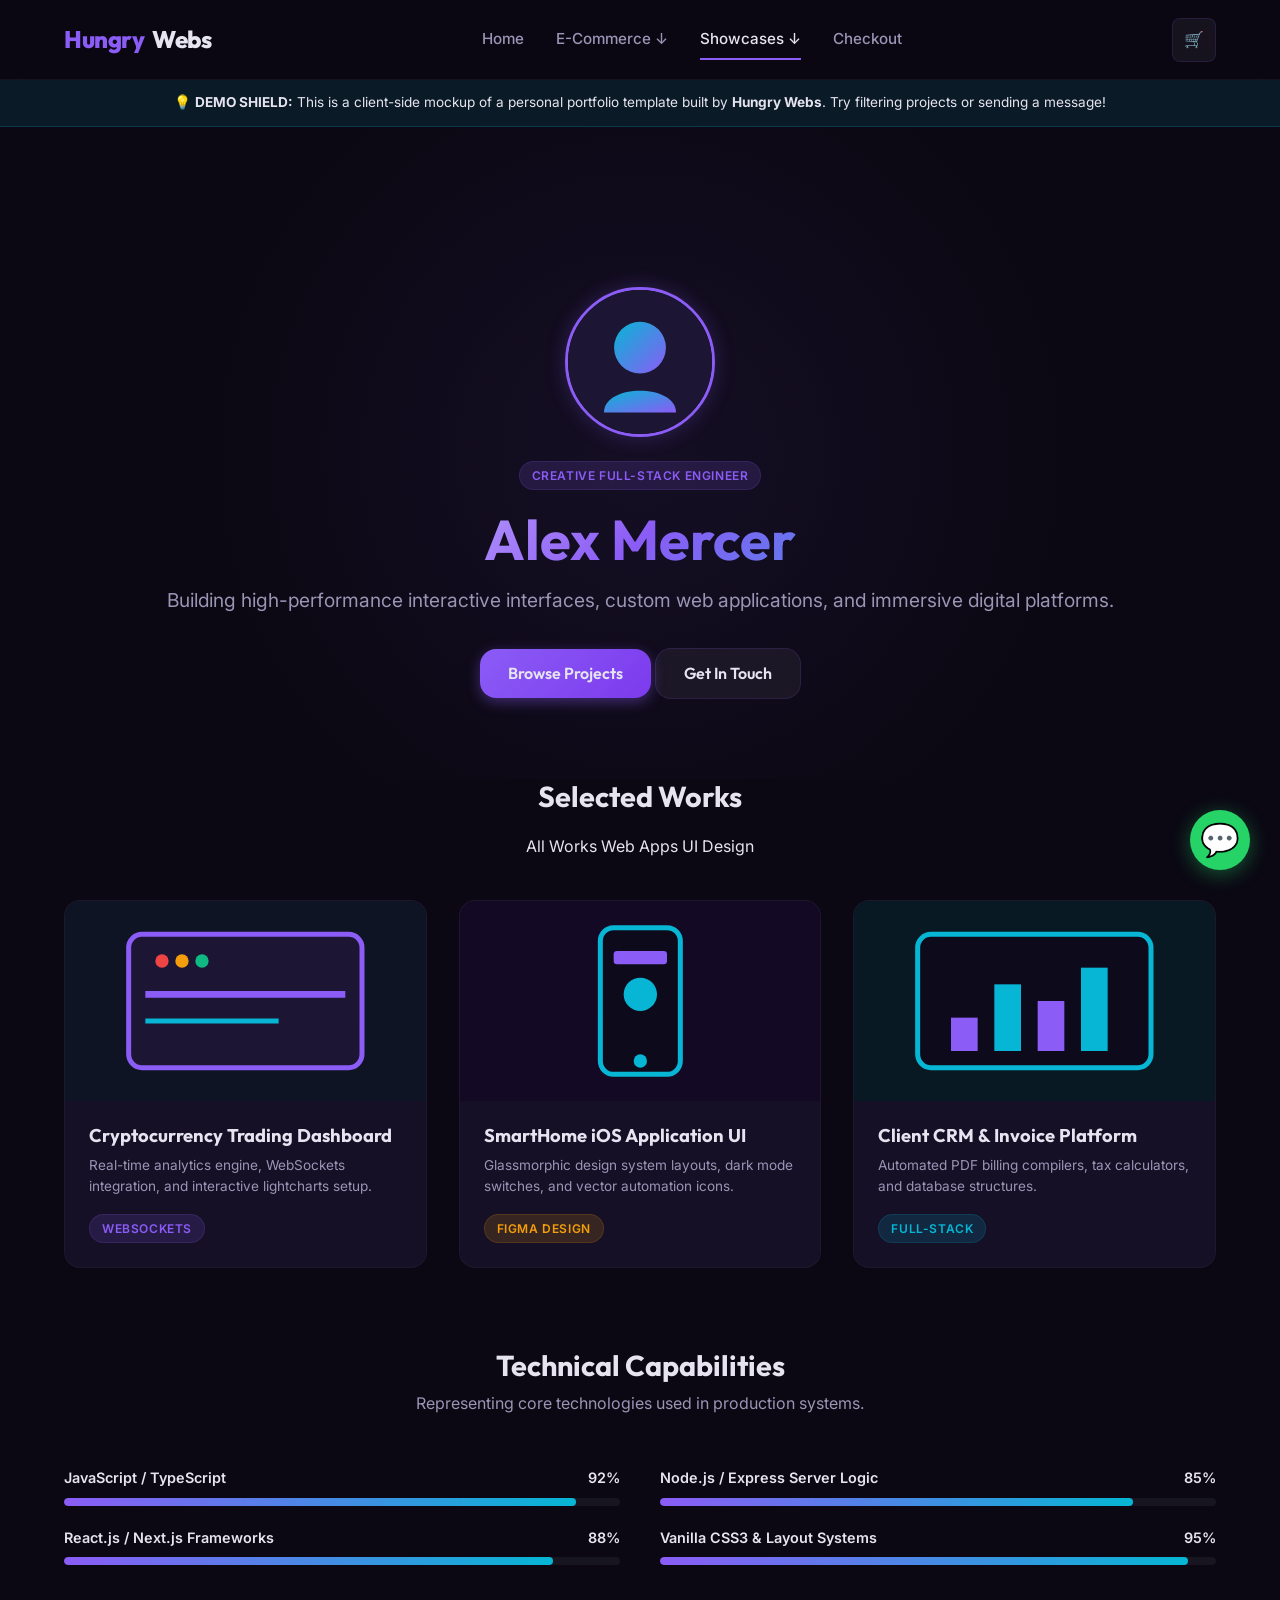
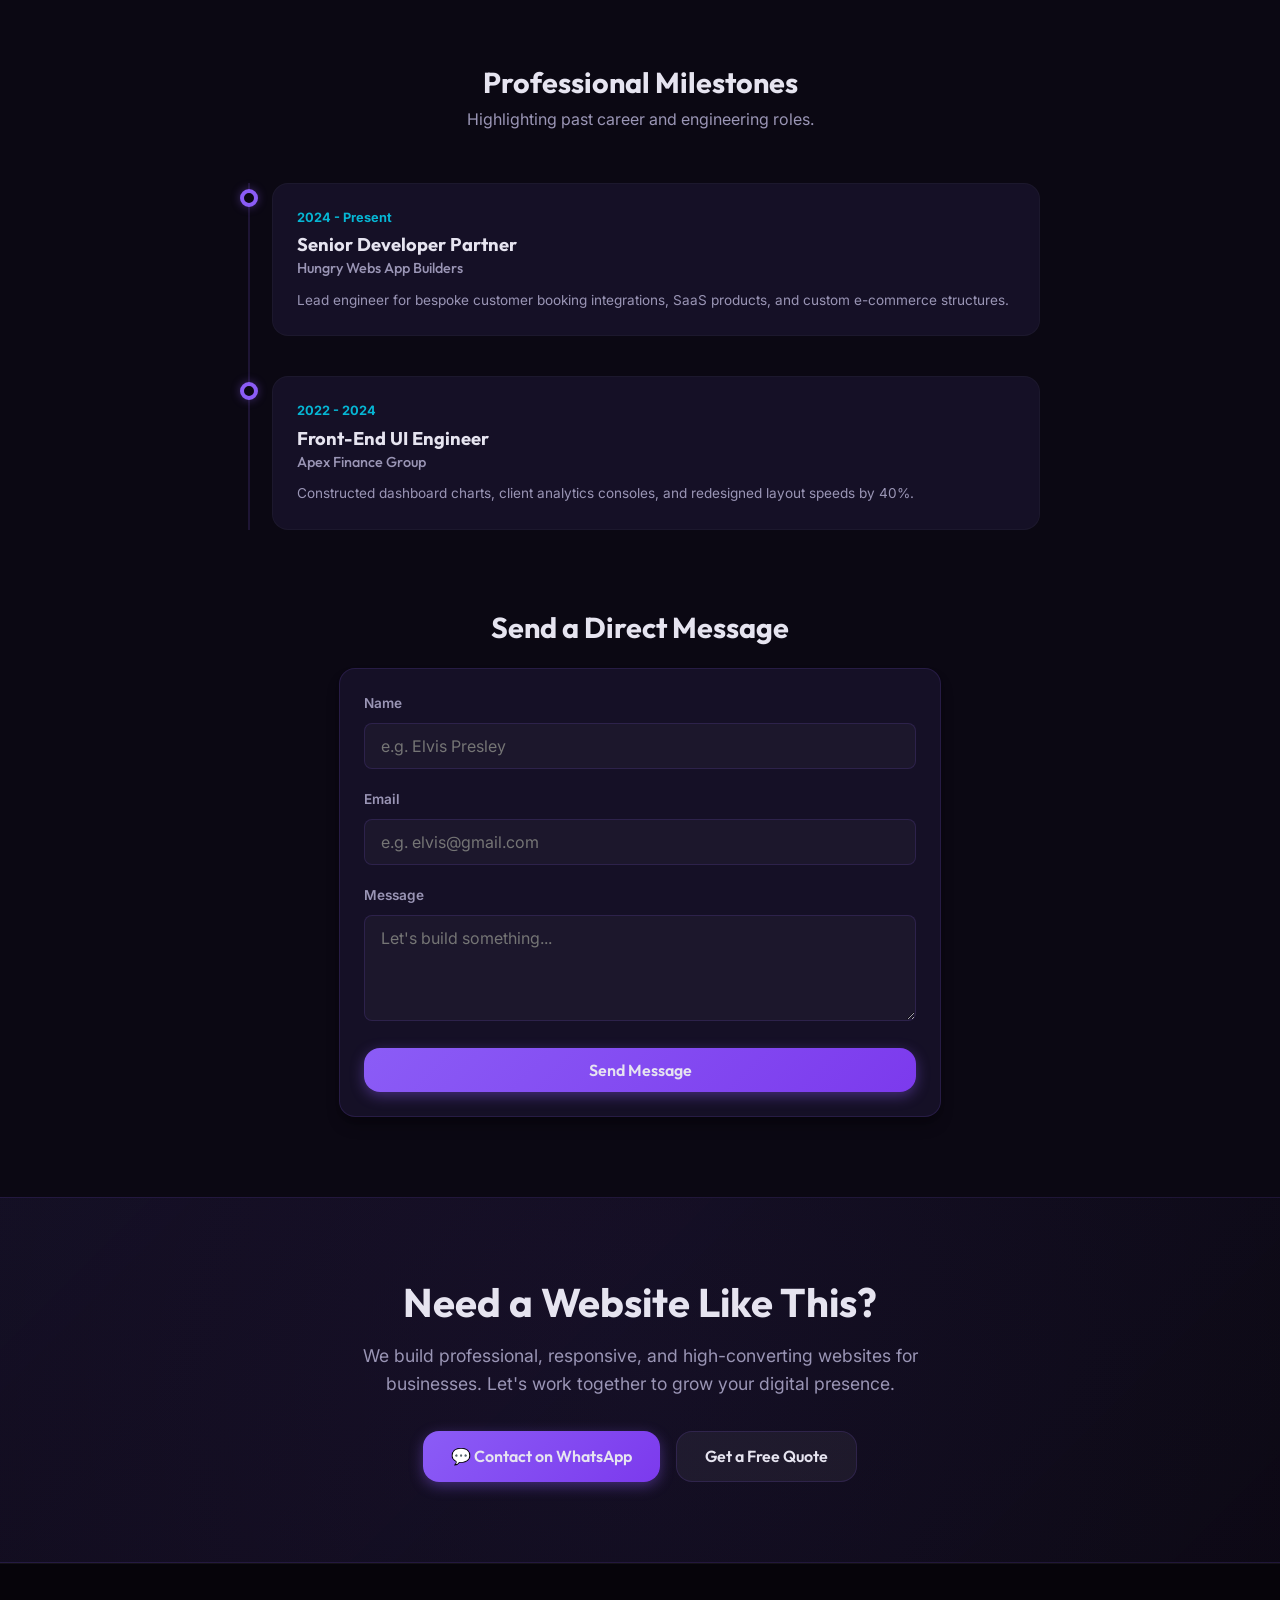
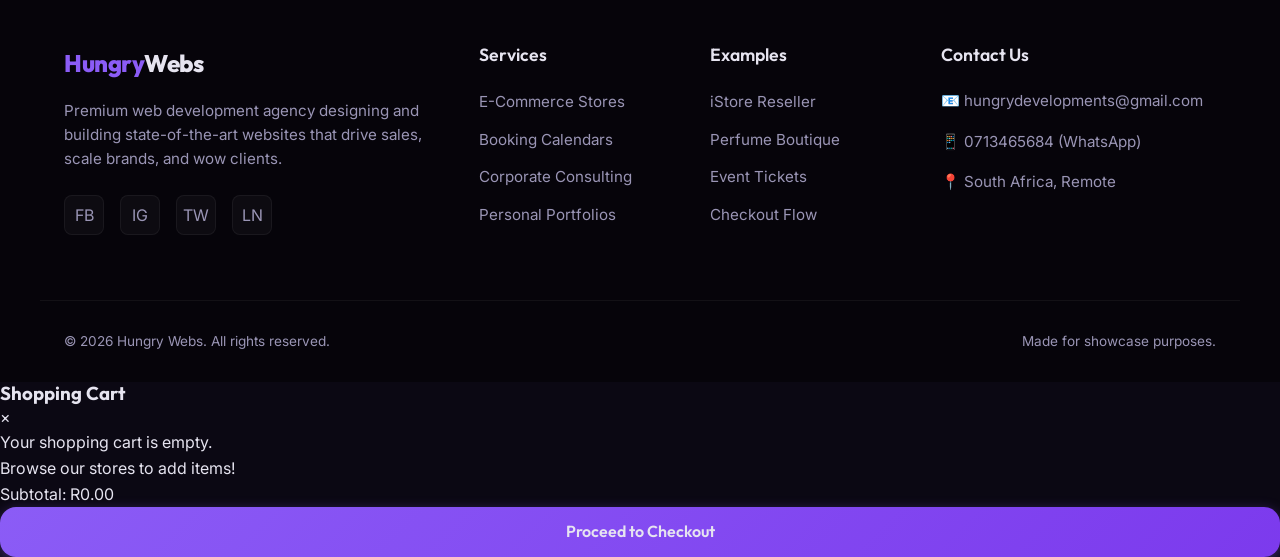
<file: portfolio.html>
<!DOCTYPE html>
<html lang="en">
<head>
  <meta charset="UTF-8">
  <meta name="viewport" content="width=device-width, initial-scale=1.0">
  <meta name="description" content="Explore Alex Mercer: a creative developer portfolio website showcase built by Hungry Webs.">
  <title>Alex Mercer Portfolio - Personal Brand Showcase | Hungry Webs</title>
  <link rel="stylesheet" href="css/main.css">
  <link rel="stylesheet" href="css/showcase.css">
</head>
<body>

  <!-- Navigation Bar -->
  <header>
    <div class="container nav-container">
      <a href="index.html" class="logo">
        <span>Hungry</span>Webs
      </a>
      <nav class="nav-menu" id="navMenu">
        <a href="index.html" class="nav-link">Home</a>
        <div class="nav-item-dropdown">
          <a class="nav-link nav-dropdown-toggle">E-Commerce ↓</a>
          <div class="nav-dropdown">
            <a href="tshirt.html" class="nav-dropdown-link">T-Shirt Store</a>
            <a href="iphone.html" class="nav-dropdown-link">iPhone Reseller</a>
            <a href="perfume.html" class="nav-dropdown-link">Perfume Boutique</a>
          </div>
        </div>
        <div class="nav-item-dropdown">
          <a class="nav-link nav-dropdown-toggle">Showcases ↓</a>
          <div class="nav-dropdown">
            <a href="salon.html" class="nav-dropdown-link">Salon Booking</a>
            <a href="event.html" class="nav-dropdown-link">Event Tickets</a>
            <a href="business.html" class="nav-dropdown-link">Corporate Company</a>
            <a href="portfolio.html" class="nav-dropdown-link">Personal Brand</a>
          </div>
        </div>
        <a href="checkout.html" class="nav-link">Checkout</a>
      </nav>
      <div style="display: flex; align-items: center; gap: 16px;">
        <a href="#" class="nav-cart-btn" id="navCartBtn" title="View Cart">
          🛒
          <span class="nav-cart-count" style="display: none;">0</span>
        </a>
        <div class="hamburger" id="hamburgerMenu">
          <span></span>
          <span></span>
          <span></span>
        </div>
      </div>
    </div>
  </header>

  <!-- Showcase Info Banner -->
  <div style="background: rgba(6, 182, 212, 0.1); border-bottom: 1px solid rgba(6, 182, 212, 0.2); padding: 12px 0; text-align: center; font-size: 0.85rem; margin-top: var(--nav-height);">
    <div class="container">
      💡 <strong>DEMO SHIELD:</strong> This is a client-side mockup of a personal portfolio template built by <strong>Hungry Webs</strong>. Try filtering projects or sending a message!
    </div>
  </div>

  <!-- Portfolio Hero -->
  <section class="portfolio-hero">
    <div class="container">
      <div class="portfolio-hero-img">
        <!-- SVG Avatar placeholder -->
        <svg viewBox="0 0 100 100" style="width: 100%; height: 100%; background: #1C1533;">
          <defs>
            <linearGradient id="avatarGrad" x1="0%" y1="0%" x2="100%" y2="100%">
              <stop offset="0%" stop-color="#06B6D4" />
              <stop offset="100%" stop-color="#8B5CF6" />
            </linearGradient>
          </defs>
          <circle cx="50" cy="40" r="18" fill="url(#avatarGrad)" />
          <path d="M 25,85 C 25,65 75,65 75,85 Z" fill="url(#avatarGrad)" />
        </svg>
      </div>
      <span class="badge">Creative Full-Stack Engineer</span>
      <h1 class="text-gradient" style="margin-top: 16px;">Alex Mercer</h1>
      <p>Building high-performance interactive interfaces, custom web applications, and immersive digital platforms.</p>
      <div class="hero-ctas" style="justify-content: center;">
        <a href="#projects" class="btn btn-primary">Browse Projects</a>
        <a href="#contact" class="btn btn-secondary">Get In Touch</a>
      </div>
    </div>
  </section>

  <!-- Filterable Projects Gallery -->
  <section class="container" id="projects" style="margin-bottom: 80px;">
    <div style="text-align: center; margin-bottom: 40px;">
      <h2 style="font-size: 1.8rem; font-family: var(--font-heading);">Selected Works</h2>
      
      <div class="ecom-filter-bar" style="margin: 20px 0;">
        <button class="filter-btn active" onclick="filterGallery('all')">All Works</button>
        <button class="filter-btn" onclick="filterGallery('web')">Web Apps</button>
        <button class="filter-btn" onclick="filterGallery('design')">UI Design</button>
      </div>
    </div>

    <div class="portfolio-grid">
      <!-- Project 1 -->
      <div class="portfolio-card" data-tag="web">
        <div class="portfolio-card-img" style="background:#0F1424; display:flex; align-items:center; justify-content:center;">
          <!-- SVG for project 1 -->
          <svg viewBox="0 0 100 60" style="width:100%; height:100%;">
            <rect x="15" y="10" width="70" height="40" rx="4" fill="#1C1533" stroke="#8B5CF6" stroke-width="1.5" />
            <circle cx="25" cy="18" r="2" fill="#EF4444" />
            <circle cx="31" cy="18" r="2" fill="#F59E0B" />
            <circle cx="37" cy="18" r="2" fill="#10B981" />
            <line x1="20" y1="28" x2="80" y2="28" stroke="#8B5CF6" stroke-width="2" />
            <line x1="20" y1="36" x2="60" y2="36" stroke="#06B6D4" stroke-width="1.5" />
          </svg>
        </div>
        <div class="portfolio-card-content">
          <h3>Cryptocurrency Trading Dashboard</h3>
          <p>Real-time analytics engine, WebSockets integration, and interactive lightcharts setup.</p>
          <span class="badge">WebSockets</span>
        </div>
      </div>

      <!-- Project 2 -->
      <div class="portfolio-card" data-tag="design">
        <div class="portfolio-card-img" style="background:#130924; display:flex; align-items:center; justify-content:center;">
          <!-- SVG for project 2 -->
          <svg viewBox="0 0 100 60" style="width:100%; height:100%;">
            <!-- Mobile device -->
            <rect x="38" y="8" width="24" height="44" rx="4" fill="#0D0A1B" stroke="#06B6D4" stroke-width="1.5" />
            <circle cx="50" cy="48" r="2" fill="#06B6D4" />
            <!-- Graphic content inside mobile -->
            <rect x="42" y="15" width="16" height="4" rx="1" fill="#8B5CF6" />
            <circle cx="50" cy="28" r="5" fill="#06B6D4" />
          </svg>
        </div>
        <div class="portfolio-card-content">
          <h3>SmartHome iOS Application UI</h3>
          <p>Glassmorphic design system layouts, dark mode switches, and vector automation icons.</p>
          <span class="badge badge-accent">Figma Design</span>
        </div>
      </div>

      <!-- Project 3 -->
      <div class="portfolio-card" data-tag="web">
        <div class="portfolio-card-img" style="background:#091924; display:flex; align-items:center; justify-content:center;">
          <!-- SVG for project 3 -->
          <svg viewBox="0 0 100 60" style="width:100%; height:100%;">
            <rect x="15" y="10" width="70" height="40" rx="4" fill="#0D0A1B" stroke="#06B6D4" stroke-width="1.5" />
            <!-- Graph bar illustration -->
            <rect x="25" y="35" width="8" height="10" fill="#8B5CF6" />
            <rect x="38" y="25" width="8" height="20" fill="#06B6D4" />
            <rect x="51" y="30" width="8" height="15" fill="#8B5CF6" />
            <rect x="64" y="20" width="8" height="25" fill="#06B6D4" />
          </svg>
        </div>
        <div class="portfolio-card-content">
          <h3>Client CRM & Invoice Platform</h3>
          <p>Automated PDF billing compilers, tax calculators, and database structures.</p>
          <span class="badge badge-secondary">Full-Stack</span>
        </div>
      </div>
    </div>
  </section>

  <!-- Skills Progress Section -->
  <section class="container" style="margin-bottom: 80px;">
    <div style="text-align: center; margin-bottom: 50px;">
      <h2 style="font-size: 1.8rem; font-family: var(--font-heading);">Technical Capabilities</h2>
      <p style="color: var(--text-muted); max-width: 500px; margin: 8px auto 0;">Representing core technologies used in production systems.</p>
    </div>

    <div class="portfolio-skills-section">
      <div>
        <div class="skill-item">
          <div class="skill-info">
            <span>JavaScript / TypeScript</span>
            <span>92%</span>
          </div>
          <div class="skill-bar-bg">
            <div class="skill-bar-fill" data-width="92%"></div>
          </div>
        </div>

        <div class="skill-item">
          <div class="skill-info">
            <span>React.js / Next.js Frameworks</span>
            <span>88%</span>
          </div>
          <div class="skill-bar-bg">
            <div class="skill-bar-fill" data-width="88%"></div>
          </div>
        </div>
      </div>

      <div>
        <div class="skill-item">
          <div class="skill-info">
            <span>Node.js / Express Server Logic</span>
            <span>85%</span>
          </div>
          <div class="skill-bar-bg">
            <div class="skill-bar-fill" data-width="85%"></div>
          </div>
        </div>

        <div class="skill-item">
          <div class="skill-info">
            <span>Vanilla CSS3 & Layout Systems</span>
            <span>95%</span>
          </div>
          <div class="skill-bar-bg">
            <div class="skill-bar-fill" data-width="95%"></div>
          </div>
        </div>
      </div>
    </div>
  </section>

  <!-- Interactive Timeline Bio -->
  <section class="container" style="margin-bottom: 80px;">
    <div style="text-align: center; margin-bottom: 50px;">
      <h2 style="font-size: 1.8rem; font-family: var(--font-heading);">Professional Milestones</h2>
      <p style="color: var(--text-muted); max-width: 500px; margin: 8px auto 0;">Highlighting past career and engineering roles.</p>
    </div>

    <div class="portfolio-timeline">
      
      <div class="timeline-item">
        <div class="timeline-dot"></div>
        <div class="timeline-content">
          <div class="timeline-date">2024 - Present</div>
          <h3>Senior Developer Partner</h3>
          <h4>Hungry Webs App Builders</h4>
          <p>Lead engineer for bespoke customer booking integrations, SaaS products, and custom e-commerce structures.</p>
        </div>
      </div>

      <div class="timeline-item">
        <div class="timeline-dot"></div>
        <div class="timeline-content">
          <div class="timeline-date">2022 - 2024</div>
          <h3>Front-End UI Engineer</h3>
          <h4>Apex Finance Group</h4>
          <p>Constructed dashboard charts, client analytics consoles, and redesigned layout speeds by 40%.</p>
        </div>
      </div>

    </div>
  </section>

  <!-- Bio Contact Form -->
  <section class="container" id="contact" style="margin-bottom: 80px; max-width: 650px;">
    <h2 style="text-align: center; font-size: 1.8rem; font-family: var(--font-heading); margin-bottom: 24px;">Send a Direct Message</h2>
    <div class="card-glass">
      <form id="portfolioContactForm">
        <div class="contact-form-group">
          <label for="portName">Name</label>
          <input type="text" class="contact-input" id="portName" required placeholder="e.g. Elvis Presley">
        </div>
        <div class="contact-form-group">
          <label for="portEmail">Email</label>
          <input type="email" class="contact-input" id="portEmail" required placeholder="e.g. elvis@gmail.com">
        </div>
        <div class="contact-form-group">
          <label for="portMsg">Message</label>
          <textarea class="contact-input" id="portMsg" rows="4" required placeholder="Let's build something..."></textarea>
        </div>
        <button type="submit" class="btn btn-primary" style="width: 100%;">Send Message</button>
      </form>
    </div>
  </section>

  <!-- Global CTA Banner -->
  <section class="global-cta-section">
    <div class="container global-cta-content">
      <h2>Need a Website Like This?</h2>
      <p>We build professional, responsive, and high-converting websites for businesses. Let's work together to grow your digital presence.</p>
      <div class="global-cta-buttons">
        <a href="https://wa.me/27713465684" target="_blank" class="btn btn-primary">💬 Contact on WhatsApp</a>
        <a href="business.html#contact" class="btn btn-secondary">Get a Free Quote</a>
      </div>
    </div>
  </section>

  <!-- Footer -->
  <footer>
    <div class="container footer-grid">
      <div class="footer-brand">
        <a href="index.html" class="logo" style="margin-bottom: 16px; display: inline-block;">
          <span>Hungry</span>Webs
        </a>
        <p>Premium web development agency designing and building state-of-the-art websites that drive sales, scale brands, and wow clients.</p>
        <div class="footer-socials">
          <a href="#" class="footer-social-btn">FB</a>
          <a href="#" class="footer-social-btn">IG</a>
          <a href="#" class="footer-social-btn">TW</a>
          <a href="#" class="footer-social-btn">LN</a>
        </div>
      </div>
      <div>
        <h4 class="footer-heading">Services</h4>
        <ul class="footer-links">
          <li><a href="tshirt.html">E-Commerce Stores</a></li>
          <li><a href="salon.html">Booking Calendars</a></li>
          <li><a href="business.html">Corporate Consulting</a></li>
          <li><a href="portfolio.html">Personal Portfolios</a></li>
        </ul>
      </div>
      <div>
        <h4 class="footer-heading">Examples</h4>
        <ul class="footer-links">
          <li><a href="iphone.html">iStore Reseller</a></li>
          <li><a href="perfume.html">Perfume Boutique</a></li>
          <li><a href="event.html">Event Tickets</a></li>
          <li><a href="checkout.html">Checkout Flow</a></li>
        </ul>
      </div>
      <div>
        <h4 class="footer-heading">Contact Us</h4>
        <ul class="footer-contact">
          <li>📧 hungrydevelopments@gmail.com</li>
          <li>📱 0713465684 (WhatsApp)</li>
          <li>📍 South Africa, Remote</li>
        </ul>
      </div>
    </div>
    <div class="container footer-bottom">
      <p>&copy; 2026 Hungry Webs. All rights reserved.</p>
      <p>Made for showcase purposes.</p>
    </div>
  </footer>

  <!-- Floating WhatsApp CTA -->
  <a href="https://wa.me/27713465684" class="whatsapp-float" target="_blank" title="Chat on WhatsApp">
    💬
  </a>

  <!-- Shopping Cart Drawer -->
  <div class="cart-drawer" id="cartDrawer">
    <div class="cart-drawer-header">
      <h3>Shopping Cart</h3>
      <button class="cart-drawer-close" id="closeCartDrawer">&times;</button>
    </div>
    <div class="cart-drawer-items" id="cartDrawerItems">
      <!-- Dynamically filled by main.js -->
    </div>
    <div class="cart-drawer-footer">
      <div class="cart-drawer-total">
        <span>Subtotal:</span>
        <span id="cartDrawerSubtotal">R0.00</span>
      </div>
      <a href="checkout.html" class="btn btn-primary" style="display: block; text-align: center; width: 100%;">Proceed to Checkout</a>
    </div>
  </div>
  <div class="cart-overlay" id="cartOverlay"></div>

  <!-- Shared Javascript -->
  <script src="js/cart.js"></script>
  <script src="js/main.js"></script>

  <!-- Page Specific Logic -->
  <script>
    // Gallery Filtering
    function filterGallery(category) {
      const buttons = document.querySelectorAll('.filter-btn');
      buttons.forEach(btn => btn.classList.remove('active'));
      event.target.classList.add('active');

      const cards = document.querySelectorAll('.portfolio-card');
      cards.forEach(card => {
        if (category === 'all' || card.dataset.tag === category) {
          card.style.display = 'block';
        } else {
          card.style.display = 'none';
        }
      });
    }

    // Skills Animation
    document.addEventListener('DOMContentLoaded', () => {
      const skillFills = document.querySelectorAll('.skill-bar-fill');
      setTimeout(() => {
        skillFills.forEach(bar => {
          bar.style.width = bar.dataset.width;
        });
      }, 300);
    });

    // Form Submit
    document.getElementById('portfolioContactForm').addEventListener('submit', (e) => {
      e.preventDefault();
      const name = document.getElementById('portName').value.trim();
      const email = document.getElementById('portEmail').value.trim();
      const message = document.getElementById('portMsg').value.trim();

      if (name && email && message) {
        showToast("Message sent to developer!");
        document.getElementById('portfolioContactForm').reset();
      } else {
        showToast("Please fill in all fields.", true);
      }
    });
  </script>
</body>
</html>
</file>
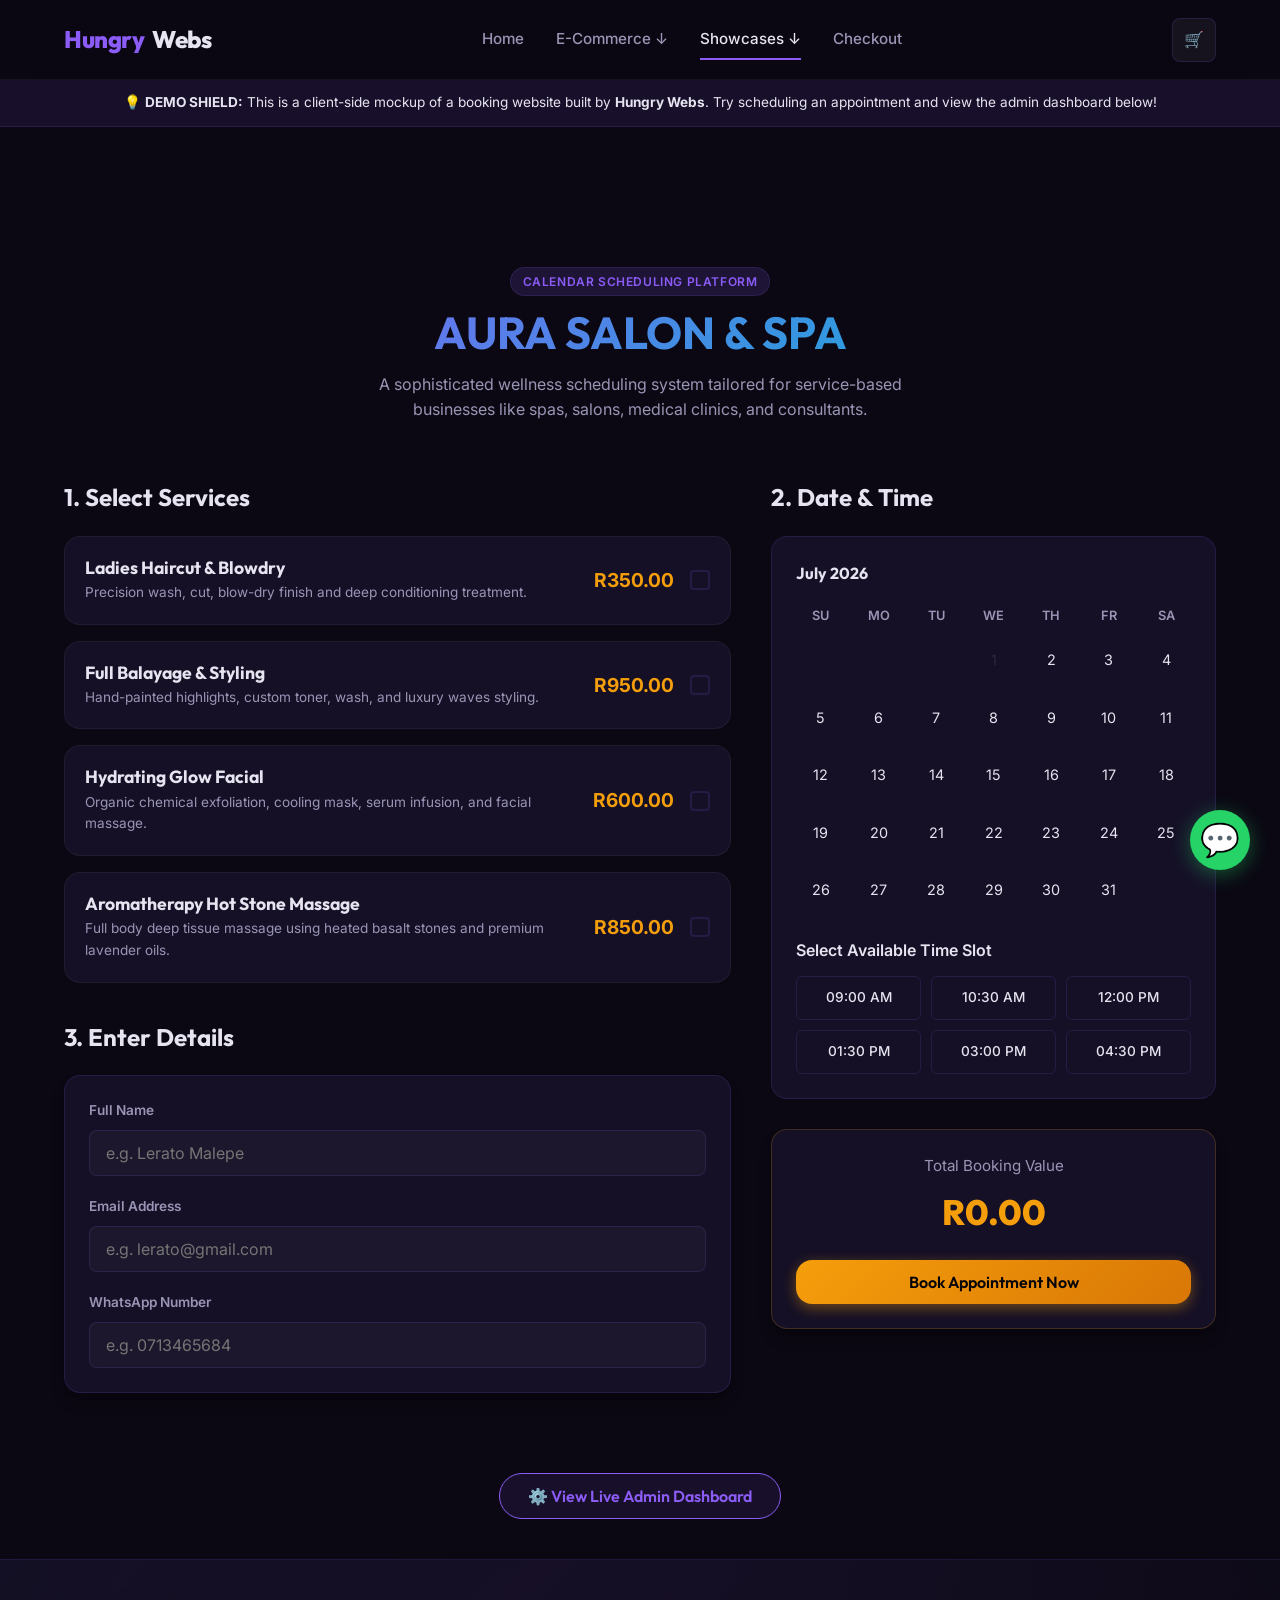
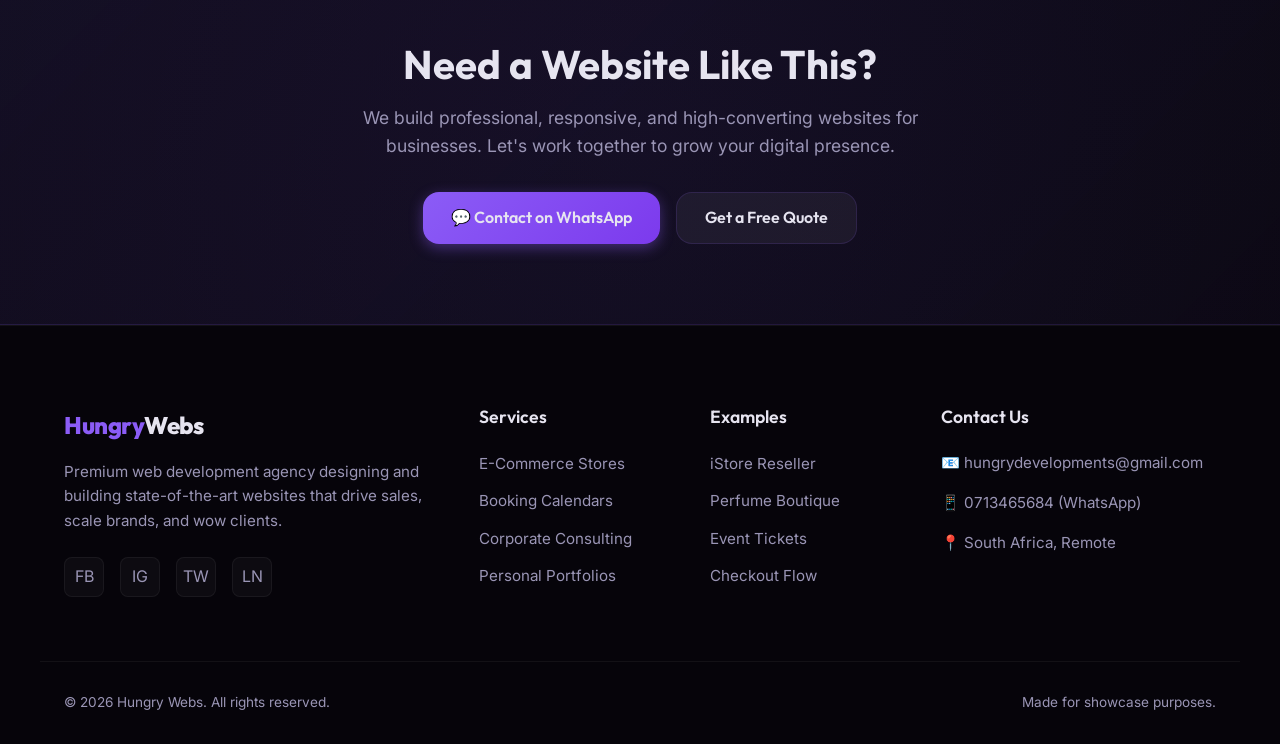
<file: salon.html>
<!DOCTYPE html>
<html lang="en">
<head>
  <meta charset="UTF-8">
  <meta name="viewport" content="width=device-width, initial-scale=1.0">
  <meta name="description" content="Explore Aura Salon & Spa: a scheduling & appointment booking website showcase built by Hungry Webs.">
  <title>Aura Salon & Spa - Booking Calendar Showcase | Hungry Webs</title>
  <link rel="stylesheet" href="css/main.css">
  <link rel="stylesheet" href="css/showcase.css">
</head>
<body>

  <!-- Navigation Bar -->
  <header>
    <div class="container nav-container">
      <a href="index.html" class="logo">
        <span>Hungry</span>Webs
      </a>
      <nav class="nav-menu" id="navMenu">
        <a href="index.html" class="nav-link">Home</a>
        <div class="nav-item-dropdown">
          <a class="nav-link nav-dropdown-toggle">E-Commerce ↓</a>
          <div class="nav-dropdown">
            <a href="tshirt.html" class="nav-dropdown-link">T-Shirt Store</a>
            <a href="iphone.html" class="nav-dropdown-link">iPhone Reseller</a>
            <a href="perfume.html" class="nav-dropdown-link">Perfume Boutique</a>
          </div>
        </div>
        <div class="nav-item-dropdown">
          <a class="nav-link nav-dropdown-toggle">Showcases ↓</a>
          <div class="nav-dropdown">
            <a href="salon.html" class="nav-dropdown-link">Salon Booking</a>
            <a href="event.html" class="nav-dropdown-link">Event Tickets</a>
            <a href="business.html" class="nav-dropdown-link">Corporate Company</a>
            <a href="portfolio.html" class="nav-dropdown-link">Personal Brand</a>
          </div>
        </div>
        <a href="checkout.html" class="nav-link">Checkout</a>
      </nav>
      <div style="display: flex; align-items: center; gap: 16px;">
        <a href="#" class="nav-cart-btn" id="navCartBtn" title="View Cart">
          🛒
          <span class="nav-cart-count" style="display: none;">0</span>
        </a>
        <div class="hamburger" id="hamburgerMenu">
          <span></span>
          <span></span>
          <span></span>
        </div>
      </div>
    </div>
  </header>

  <!-- Showcase Info Banner -->
  <div style="background: rgba(139, 92, 246, 0.1); border-bottom: 1px solid var(--border-light); padding: 12px 0; text-align: center; font-size: 0.85rem; margin-top: var(--nav-height);">
    <div class="container">
      💡 <strong>DEMO SHIELD:</strong> This is a client-side mockup of a booking website built by <strong>Hungry Webs</strong>. Try scheduling an appointment and view the admin dashboard below!
    </div>
  </div>

  <!-- Showcase Header -->
  <section class="showcase-header">
    <div class="container">
      <span class="badge">Calendar Scheduling Platform</span>
      <h1 class="text-gradient-purple" style="margin-top: 10px;">AURA SALON & SPA</h1>
      <p>A sophisticated wellness scheduling system tailored for service-based businesses like spas, salons, medical clinics, and consultants.</p>
    </div>
  </section>

  <!-- Main Booking Interface -->
  <section class="container" id="salonClientView">
    <div class="salon-booking-grid">
      
      <!-- Left: Services & Contact Form -->
      <div>
        <h2 style="font-size: 1.5rem; margin-bottom: 24px; font-family: var(--font-heading);">1. Select Services</h2>
        
        <div class="salon-services-list">
          
          <div class="salon-service-item" data-id="srv-1" data-name="Haircut & Blowdry" data-price="350">
            <div class="salon-service-info">
              <h3>Ladies Haircut & Blowdry</h3>
              <p>Precision wash, cut, blow-dry finish and deep conditioning treatment.</p>
            </div>
            <div class="salon-service-price">
              <span>R350.00</span>
              <div class="salon-checkbox"></div>
            </div>
          </div>

          <div class="salon-service-item" data-id="srv-2" data-name="Balayage & Styling" data-price="950">
            <div class="salon-service-info">
              <h3>Full Balayage & Styling</h3>
              <p>Hand-painted highlights, custom toner, wash, and luxury waves styling.</p>
            </div>
            <div class="salon-service-price">
              <span>R950.00</span>
              <div class="salon-checkbox"></div>
            </div>
          </div>

          <div class="salon-service-item" data-id="srv-3" data-name="Hydrating Facial" data-price="600">
            <div class="salon-service-info">
              <h3>Hydrating Glow Facial</h3>
              <p>Organic chemical exfoliation, cooling mask, serum infusion, and facial massage.</p>
            </div>
            <div class="salon-service-price">
              <span>R600.00</span>
              <div class="salon-checkbox"></div>
            </div>
          </div>

          <div class="salon-service-item" data-id="srv-4" data-name="Hot Stone Massage" data-price="850">
            <div class="salon-service-info">
              <h3>Aromatherapy Hot Stone Massage</h3>
              <p>Full body deep tissue massage using heated basalt stones and premium lavender oils.</p>
            </div>
            <div class="salon-service-price">
              <span>R850.00</span>
              <div class="salon-checkbox"></div>
            </div>
          </div>

        </div>

        <!-- Contact Form -->
        <h2 style="font-size: 1.5rem; margin-top: 40px; margin-bottom: 24px; font-family: var(--font-heading);">3. Enter Details</h2>
        <div class="card-glass">
          <div class="contact-form-group">
            <label for="clientName">Full Name</label>
            <input type="text" class="contact-input" id="clientName" placeholder="e.g. Lerato Malepe">
          </div>
          <div class="contact-form-group">
            <label for="clientEmail">Email Address</label>
            <input type="email" class="contact-input" id="clientEmail" placeholder="e.g. lerato@gmail.com">
          </div>
          <div class="contact-form-group" style="margin-bottom: 0;">
            <label for="clientPhone">WhatsApp Number</label>
            <input type="tel" class="contact-input" id="clientPhone" placeholder="e.g. 0713465684">
          </div>
        </div>
      </div>

      <!-- Right: Calendar & Time Slots -->
      <div>
        <h2 style="font-size: 1.5rem; margin-bottom: 24px; font-family: var(--font-heading);">2. Date & Time</h2>
        
        <!-- Calendar Widget -->
        <div class="calendar-widget">
          <div class="calendar-header">
            <span class="calendar-month">July 2026</span>
          </div>
          <div class="calendar-grid" id="calendarGrid">
            <!-- Labels -->
            <div class="calendar-day-label">Su</div>
            <div class="calendar-day-label">Mo</div>
            <div class="calendar-day-label">Tu</div>
            <div class="calendar-day-label">We</div>
            <div class="calendar-day-label">Th</div>
            <div class="calendar-day-label">Fr</div>
            <div class="calendar-day-label">Sa</div>
            <!-- Days injected by script -->
          </div>

          <!-- Time Slots -->
          <div class="time-slots-section">
            <div class="time-slots-header">Select Available Time Slot</div>
            <div class="time-slots-grid">
              <div class="time-slot" data-time="09:00">09:00 AM</div>
              <div class="time-slot" data-time="10:30">10:30 AM</div>
              <div class="time-slot" data-time="12:00">12:00 PM</div>
              <div class="time-slot" data-time="13:30">01:30 PM</div>
              <div class="time-slot" data-time="15:00">03:00 PM</div>
              <div class="time-slot" data-time="16:30">04:30 PM</div>
            </div>
          </div>
        </div>

        <!-- Booking Total Summary Box -->
        <div class="card-glass" style="margin-top: 30px; text-align: center; border-color: rgba(245, 158, 11, 0.2);">
          <div style="font-size: 0.95rem; color: var(--text-muted); margin-bottom: 6px;">Total Booking Value</div>
          <div style="font-size: 2.2rem; font-weight: 800; color: var(--accent); font-family: var(--font-heading);" id="bookingTotalValue">R0.00</div>
          <button class="btn btn-gold" id="btnSubmitBooking" style="width: 100%; margin-top: 20px;">Book Appointment Now</button>
        </div>

      </div>

    </div>
  </section>

  <!-- Admin Dashboard Access Panel -->
  <section class="container">
    <div class="dashboard-toggle-container">
      <button class="dashboard-toggle-btn" id="toggleDashBtn">⚙️ View Live Admin Dashboard</button>
    </div>

    <!-- Hidden Mock Dashboard (Toggled via JS) -->
    <div class="mock-dashboard" id="salonDashboard">
      <div class="dash-header">
        <h2>📊 AURA Salon Management Console</h2>
        <div class="dash-indicator">
          <span></span> Live Updates Enabled
        </div>
      </div>

      <!-- Stats Grid -->
      <div class="dash-stats-grid">
        <div class="dash-stat-card">
          <p>Estimated Weekly Sales</p>
          <div class="dash-stat-value" id="dashTotalSales">R1,900</div>
        </div>
        <div class="dash-stat-card">
          <p>Total Scheduled Appointments</p>
          <div class="dash-stat-value" id="dashTotalCount">3</div>
        </div>
        <div class="dash-stat-card">
          <p>Pending Approvals</p>
          <div class="dash-stat-value" style="color: var(--accent);" id="dashPendingCount">1</div>
        </div>
        <div class="dash-stat-card">
          <p>Staff Capacity Used</p>
          <div class="dash-stat-value" style="color: var(--secondary);">62%</div>
        </div>
      </div>

      <!-- Content Grid -->
      <div class="dash-content-grid">
        <!-- Table -->
        <div class="dash-table-wrapper">
          <h3 style="margin-bottom: 16px; font-size: 1.1rem; color: var(--text-light);">Upcoming Appointments Logs</h3>
          <table class="dash-table">
            <thead>
              <tr>
                <th>Apt ID</th>
                <th>Client</th>
                <th>Service(s)</th>
                <th>Schedule</th>
                <th>Value</th>
                <th>Status</th>
                <th>Action</th>
              </tr>
            </thead>
            <tbody id="dashAppointmentsBody">
              <!-- Dynamically populated -->
            </tbody>
          </table>
        </div>
        <!-- Right side alerts -->
        <div class="card-glass" style="padding: 20px;">
          <h3 style="font-size: 1.1rem; margin-bottom: 16px;">Automated Operations</h3>
          <ul style="font-size: 0.85rem; color: var(--text-muted); display:flex; flex-direction:column; gap:16px;">
            <li>🔔 <strong>Email Reminders:</strong> Sent automatically 24 hours prior to appointment.</li>
            <li>💬 <strong>WhatsApp Integration:</strong> Auto-sends calendar link upon admin approval.</li>
            <li>📊 <strong>CSV Exports:</strong> Click to download weekly booking registers.</li>
          </ul>
        </div>
      </div>
    </div>
  </section>

  <!-- Global CTA Banner -->
  <section class="global-cta-section">
    <div class="container global-cta-content">
      <h2>Need a Website Like This?</h2>
      <p>We build professional, responsive, and high-converting websites for businesses. Let's work together to grow your digital presence.</p>
      <div class="global-cta-buttons">
        <a href="https://wa.me/27713465684" target="_blank" class="btn btn-primary">💬 Contact on WhatsApp</a>
        <a href="business.html#contact" class="btn btn-secondary">Get a Free Quote</a>
      </div>
    </div>
  </section>

  <!-- Footer -->
  <footer>
    <div class="container footer-grid">
      <div class="footer-brand">
        <a href="index.html" class="logo" style="margin-bottom: 16px; display: inline-block;">
          <span>Hungry</span>Webs
        </a>
        <p>Premium web development agency designing and building state-of-the-art websites that drive sales, scale brands, and wow clients.</p>
        <div class="footer-socials">
          <a href="#" class="footer-social-btn">FB</a>
          <a href="#" class="footer-social-btn">IG</a>
          <a href="#" class="footer-social-btn">TW</a>
          <a href="#" class="footer-social-btn">LN</a>
        </div>
      </div>
      <div>
        <h4 class="footer-heading">Services</h4>
        <ul class="footer-links">
          <li><a href="tshirt.html">E-Commerce Stores</a></li>
          <li><a href="salon.html">Booking Calendars</a></li>
          <li><a href="business.html">Corporate Consulting</a></li>
          <li><a href="portfolio.html">Personal Portfolios</a></li>
        </ul>
      </div>
      <div>
        <h4 class="footer-heading">Examples</h4>
        <ul class="footer-links">
          <li><a href="iphone.html">iStore Reseller</a></li>
          <li><a href="perfume.html">Perfume Boutique</a></li>
          <li><a href="event.html">Event Tickets</a></li>
          <li><a href="checkout.html">Checkout Flow</a></li>
        </ul>
      </div>
      <div>
        <h4 class="footer-heading">Contact Us</h4>
        <ul class="footer-contact">
          <li>📧 hungrydevelopments@gmail.com</li>
          <li>📱 0713465684 (WhatsApp)</li>
          <li>📍 South Africa, Remote</li>
        </ul>
      </div>
    </div>
    <div class="container footer-bottom">
      <p>&copy; 2026 Hungry Webs. All rights reserved.</p>
      <p>Made for showcase purposes.</p>
    </div>
  </footer>

  <!-- Floating WhatsApp CTA -->
  <a href="https://wa.me/27713465684" class="whatsapp-float" target="_blank" title="Chat on WhatsApp">
    💬
  </a>

  <!-- Booking Success Modal Overlay -->
  <div class="modal-overlay" id="bookingModalOverlay">
    <div class="modal-card">
      <span class="modal-close" id="bookingModalClose">&times;</span>
      <div class="success-checkmark">✓</div>
      <h3 class="success-title" style="text-align: center;">Appointment Scheduled!</h3>
      <p class="success-message" style="text-align: center;">Your scheduling details are registered in our salon demo dashboard. See details below:</p>
      <div class="ticket-mock-container" id="bookingModalDetails" style="text-align: left; border-style: solid; background: rgba(255, 255, 255, 0.02);">
        <!-- Injected by script -->
      </div>
      <button class="btn btn-primary" style="width: 100%;" onclick="document.getElementById('bookingModalOverlay').classList.remove('active')">Got It</button>
    </div>
  </div>

  <!-- Shared Javascript -->
  <script src="js/cart.js"></script>
  <script src="js/main.js"></script>
  <script src="js/booking.js"></script>
</body>
</html>
</file>
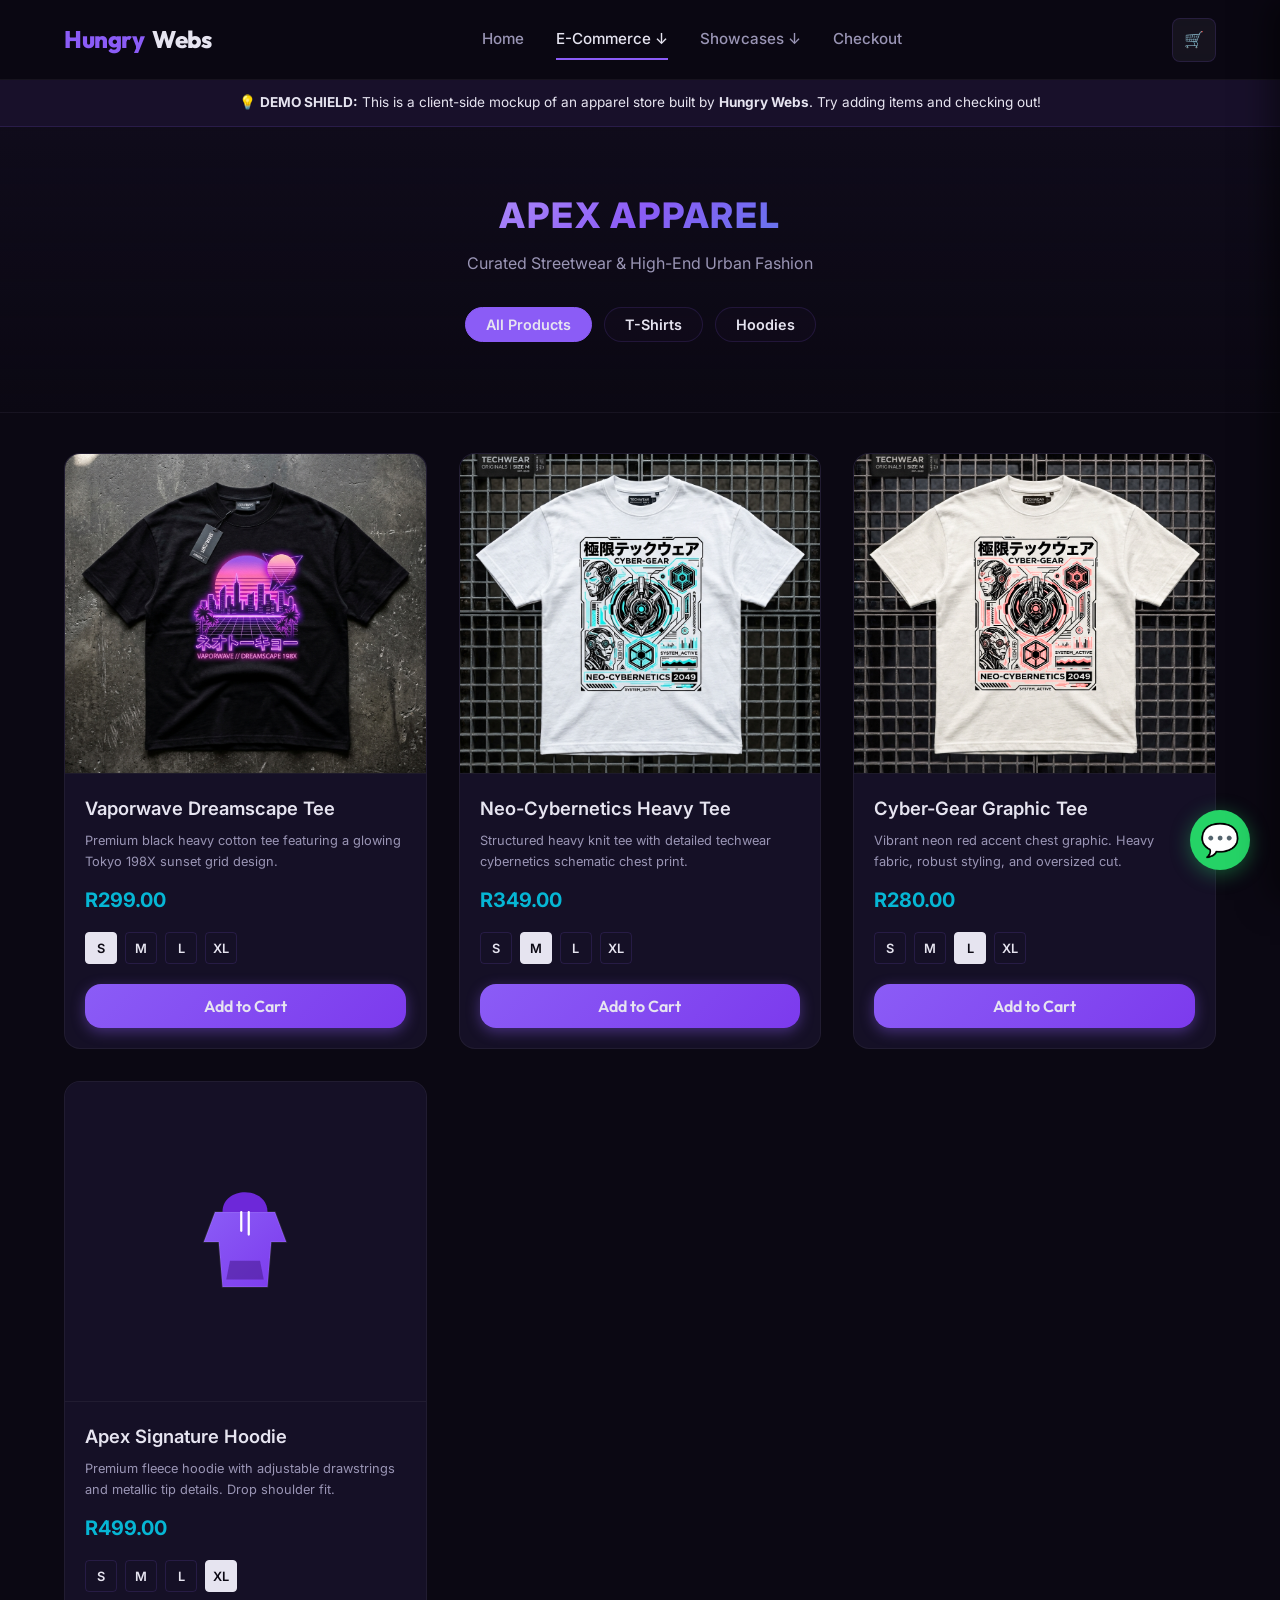
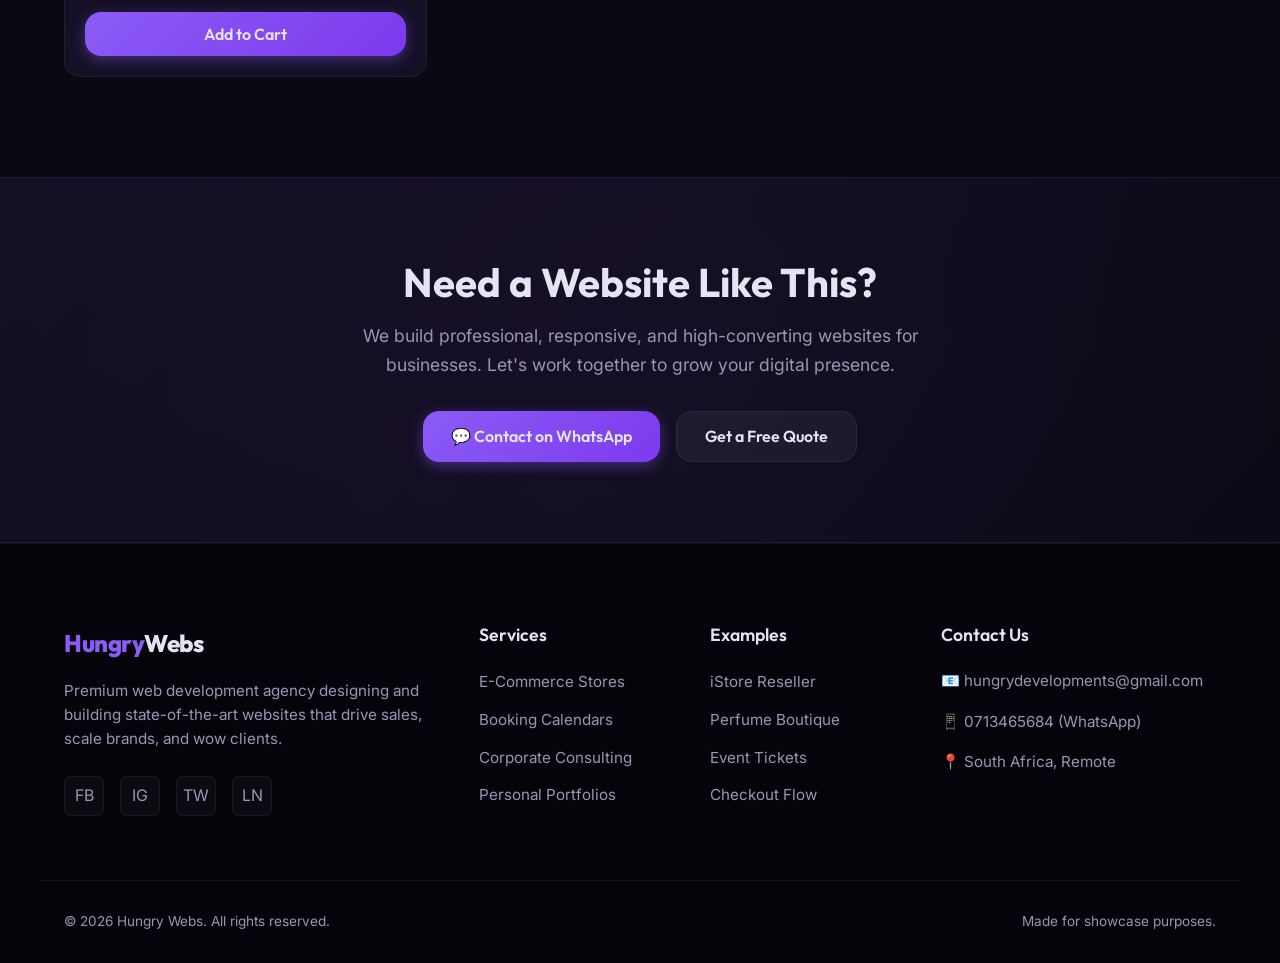
<file: tshirt.html>
<!DOCTYPE html>
<html lang="en">
<head>
  <meta charset="UTF-8">
  <meta name="viewport" content="width=device-width, initial-scale=1.0">
  <meta name="description" content="Explore APEX APPAREL: a high-fidelity streetwear boutique showcase built by Hungry Webs.">
  <title>Apex Apparel Streetwear - E-Commerce Showcase | Hungry Webs</title>
  <link rel="stylesheet" href="css/main.css">
  <link rel="stylesheet" href="css/ecom.css">
</head>
<body>

  <!-- Navigation Bar -->
  <header>
    <div class="container nav-container">
      <a href="index.html" class="logo">
        <span>Hungry</span>Webs
      </a>
      <nav class="nav-menu" id="navMenu">
        <a href="index.html" class="nav-link">Home</a>
        <div class="nav-item-dropdown">
          <a class="nav-link nav-dropdown-toggle">E-Commerce ↓</a>
          <div class="nav-dropdown">
            <a href="tshirt.html" class="nav-dropdown-link">T-Shirt Store</a>
            <a href="iphone.html" class="nav-dropdown-link">iPhone Reseller</a>
            <a href="perfume.html" class="nav-dropdown-link">Perfume Boutique</a>
          </div>
        </div>
        <div class="nav-item-dropdown">
          <a class="nav-link nav-dropdown-toggle">Showcases ↓</a>
          <div class="nav-dropdown">
            <a href="salon.html" class="nav-dropdown-link">Salon Booking</a>
            <a href="event.html" class="nav-dropdown-link">Event Tickets</a>
            <a href="business.html" class="nav-dropdown-link">Corporate Company</a>
            <a href="portfolio.html" class="nav-dropdown-link">Personal Brand</a>
          </div>
        </div>
        <a href="checkout.html" class="nav-link">Checkout</a>
      </nav>
      <div style="display: flex; align-items: center; gap: 16px;">
        <a href="#" class="nav-cart-btn" id="navCartBtn" title="View Cart">
          🛒
          <span class="nav-cart-count" style="display: none;">0</span>
        </a>
        <div class="hamburger" id="hamburgerMenu">
          <span></span>
          <span></span>
          <span></span>
        </div>
      </div>
    </div>
  </header>

  <!-- Showcase Info Banner -->
  <div style="background: rgba(139, 92, 246, 0.1); border-bottom: 1px solid var(--border-light); padding: 12px 0; text-align: center; font-size: 0.85rem; margin-top: var(--nav-height);">
    <div class="container">
      💡 <strong>DEMO SHIELD:</strong> This is a client-side mockup of an apparel store built by <strong>Hungry Webs</strong>. Try adding items and checking out!
    </div>
  </div>

  <!-- Shop Header -->
  <section class="ecom-shop-header" style="padding-top: 60px;">
    <div class="container">
      <div class="ecom-shop-brand-name text-gradient">APEX APPAREL</div>
      <div class="ecom-shop-tagline">Curated Streetwear & High-End Urban Fashion</div>
      
      <!-- Filter Bar -->
      <div class="ecom-filter-bar">
        <button class="filter-btn active" onclick="filterProducts('all')">All Products</button>
        <button class="filter-btn" onclick="filterProducts('tees')">T-Shirts</button>
        <button class="filter-btn" onclick="filterProducts('hoodies')">Hoodies</button>
      </div>
    </div>
  </section>

  <!-- Product Catalog Grid -->
  <section class="container">
    <div class="product-grid" id="productGrid">
      
      <!-- Product Item 1: Vaporwave Tee -->
      <div class="product-card" data-category="tees" id="p-tshirt-1">
        <div class="product-img-box">
          <img src="images/tshirt-1.png" alt="Vaporwave Dreamscape Tee">
        </div>
        <div class="product-info">
          <div class="product-title">Vaporwave Dreamscape Tee</div>
          <p style="font-size: 0.8rem; color: var(--text-muted); margin-bottom: 12px; flex-grow: 1;">Premium black heavy cotton tee featuring a glowing Tokyo 198X sunset grid design.</p>
          <div class="product-price-row">
            <span class="product-price">R299.00</span>
          </div>
          <div class="product-sizes">
            <button class="size-btn active" onclick="selectSize(this)">S</button>
            <button class="size-btn" onclick="selectSize(this)">M</button>
            <button class="size-btn" onclick="selectSize(this)">L</button>
            <button class="size-btn" onclick="selectSize(this)">XL</button>
          </div>
          <button class="btn btn-primary btn-add-cart" onclick="triggerAddToCart('tshirt-1', 'Vaporwave Dreamscape Tee', 299.00, 'images/tshirt-1.png', 'tshirt')">Add to Cart</button>
        </div>
      </div>

      <!-- Product Item 2: Neo-Cybernetics Tee -->
      <div class="product-card" data-category="tees" id="p-tshirt-2">
        <div class="product-img-box">
          <img src="images/tshirt-2.png" alt="Neo-Cybernetics Heavy Tee">
        </div>
        <div class="product-info">
          <div class="product-title">Neo-Cybernetics Heavy Tee</div>
          <p style="font-size: 0.8rem; color: var(--text-muted); margin-bottom: 12px; flex-grow: 1;">Structured heavy knit tee with detailed techwear cybernetics schematic chest print.</p>
          <div class="product-price-row">
            <span class="product-price">R349.00</span>
          </div>
          <div class="product-sizes">
            <button class="size-btn" onclick="selectSize(this)">S</button>
            <button class="size-btn active" onclick="selectSize(this)">M</button>
            <button class="size-btn" onclick="selectSize(this)">L</button>
            <button class="size-btn" onclick="selectSize(this)">XL</button>
          </div>
          <button class="btn btn-primary btn-add-cart" onclick="triggerAddToCart('tshirt-2', 'Neo-Cybernetics Heavy Tee', 349.00, 'images/tshirt-2.png', 'tshirt')">Add to Cart</button>
        </div>
      </div>

      <!-- Product Item 3: Cyber-Gear Graphic Tee -->
      <div class="product-card" data-category="tees" id="p-tshirt-3">
        <div class="product-img-box">
          <img src="images/tshirt-2.png" alt="Cyber-Gear Graphic Tee" style="filter: hue-rotate(180deg);">
        </div>
        <div class="product-info">
          <div class="product-title">Cyber-Gear Graphic Tee</div>
          <p style="font-size: 0.8rem; color: var(--text-muted); margin-bottom: 12px; flex-grow: 1;">Vibrant neon red accent chest graphic. Heavy fabric, robust styling, and oversized cut.</p>
          <div class="product-price-row">
            <span class="product-price">R280.00</span>
          </div>
          <div class="product-sizes">
            <button class="size-btn" onclick="selectSize(this)">S</button>
            <button class="size-btn" onclick="selectSize(this)">M</button>
            <button class="size-btn active" onclick="selectSize(this)">L</button>
            <button class="size-btn" onclick="selectSize(this)">XL</button>
          </div>
          <button class="btn btn-primary btn-add-cart" onclick="triggerAddToCart('tshirt-3', 'Cyber-Gear Graphic Tee', 280.00, 'images/tshirt-2.png', 'tshirt')">Add to Cart</button>
        </div>
      </div>

      <!-- Product Item 4: Apex Streetwear Hoodie (Interactive SVG) -->
      <div class="product-card" data-category="hoodies" id="p-tshirt-4">
        <div class="product-img-box" style="display: flex; align-items: center; justify-content: center; background: #151026;">
          <!-- Inline Hoodie SVG -->
          <svg viewBox="0 0 200 200" style="width: 150px; height: 150px;">
            <defs>
              <linearGradient id="hoodGrad" x1="0%" y1="0%" x2="100%" y2="100%">
                <stop offset="0%" stop-color="#8B5CF6" />
                <stop offset="100%" stop-color="#7C3AED" />
              </linearGradient>
            </defs>
            <path d="M 60,60 L 140,60 L 155,100 L 135,100 L 130,160 L 70,160 L 65,100 L 45,100 Z" fill="url(#hoodGrad)" stroke="rgba(255,255,255,0.1)" stroke-width="2" />
            <!-- Hood -->
            <path d="M 70,60 C 70,25 130,25 130,60 Z" fill="#6D28D9" />
            <!-- Pocket -->
            <path d="M 80,125 L 120,125 L 125,150 L 75,150 Z" fill="#4C1D95" opacity="0.6" />
            <!-- Drawstrings -->
            <line x1="95" y1="60" x2="95" y2="85" stroke="#FFFFFF" stroke-width="3" stroke-linecap="round" />
            <line x1="105" y1="60" x2="105" y2="90" stroke="#FFFFFF" stroke-width="3" stroke-linecap="round" />
          </svg>
        </div>
        <div class="product-info">
          <div class="product-title">Apex Signature Hoodie</div>
          <p style="font-size: 0.8rem; color: var(--text-muted); margin-bottom: 12px; flex-grow: 1;">Premium fleece hoodie with adjustable drawstrings and metallic tip details. Drop shoulder fit.</p>
          <div class="product-price-row">
            <span class="product-price">R499.00</span>
          </div>
          <div class="product-sizes">
            <button class="size-btn" onclick="selectSize(this)">S</button>
            <button class="size-btn" onclick="selectSize(this)">M</button>
            <button class="size-btn" onclick="selectSize(this)">L</button>
            <button class="size-btn active" onclick="selectSize(this)">XL</button>
          </div>
          <button class="btn btn-primary btn-add-cart" onclick="triggerAddToCart('tshirt-4', 'Apex Signature Hoodie', 499.00, '', 'tshirt')">Add to Cart</button>
        </div>
      </div>

    </div>
  </section>

  <!-- Global CTA Banner -->
  <section class="global-cta-section">
    <div class="container global-cta-content">
      <h2>Need a Website Like This?</h2>
      <p>We build professional, responsive, and high-converting websites for businesses. Let's work together to grow your digital presence.</p>
      <div class="global-cta-buttons">
        <a href="https://wa.me/27713465684" target="_blank" class="btn btn-primary">💬 Contact on WhatsApp</a>
        <a href="business.html#contact" class="btn btn-secondary">Get a Free Quote</a>
      </div>
    </div>
  </section>

  <!-- Footer -->
  <footer>
    <div class="container footer-grid">
      <div class="footer-brand">
        <a href="index.html" class="logo" style="margin-bottom: 16px; display: inline-block;">
          <span>Hungry</span>Webs
        </a>
        <p>Premium web development agency designing and building state-of-the-art websites that drive sales, scale brands, and wow clients.</p>
        <div class="footer-socials">
          <a href="#" class="footer-social-btn">FB</a>
          <a href="#" class="footer-social-btn">IG</a>
          <a href="#" class="footer-social-btn">TW</a>
          <a href="#" class="footer-social-btn">LN</a>
        </div>
      </div>
      <div>
        <h4 class="footer-heading">Services</h4>
        <ul class="footer-links">
          <li><a href="tshirt.html">E-Commerce Stores</a></li>
          <li><a href="salon.html">Booking Calendars</a></li>
          <li><a href="business.html">Corporate Consulting</a></li>
          <li><a href="portfolio.html">Personal Portfolios</a></li>
        </ul>
      </div>
      <div>
        <h4 class="footer-heading">Examples</h4>
        <ul class="footer-links">
          <li><a href="iphone.html">iStore Reseller</a></li>
          <li><a href="perfume.html">Perfume Boutique</a></li>
          <li><a href="event.html">Event Tickets</a></li>
          <li><a href="checkout.html">Checkout Flow</a></li>
        </ul>
      </div>
      <div>
        <h4 class="footer-heading">Contact Us</h4>
        <ul class="footer-contact">
          <li>📧 hungrydevelopments@gmail.com</li>
          <li>📱 0713465684 (WhatsApp)</li>
          <li>📍 South Africa, Remote</li>
        </ul>
      </div>
    </div>
    <div class="container footer-bottom">
      <p>&copy; 2026 Hungry Webs. All rights reserved.</p>
      <p>Made for showcase purposes.</p>
    </div>
  </footer>

  <!-- Floating WhatsApp CTA -->
  <a href="https://wa.me/27713465684" class="whatsapp-float" target="_blank" title="Chat on WhatsApp">
    💬
  </a>

  <!-- Shopping Cart Drawer -->
  <div class="cart-drawer" id="cartDrawer">
    <div class="cart-drawer-header">
      <h3>Shopping Cart</h3>
      <button class="cart-drawer-close" id="closeCartDrawer">&times;</button>
    </div>
    <div class="cart-drawer-items" id="cartDrawerItems">
      <!-- Dynamically filled by main.js -->
    </div>
    <div class="cart-drawer-footer">
      <div class="cart-drawer-total">
        <span>Subtotal:</span>
        <span id="cartDrawerSubtotal">R0.00</span>
      </div>
      <a href="checkout.html" class="btn btn-primary" style="display: block; text-align: center; width: 100%;">Proceed to Checkout</a>
    </div>
  </div>
  <div class="cart-overlay" id="cartOverlay"></div>

  <!-- Shared Javascript -->
  <script src="js/cart.js"></script>
  <script src="js/main.js"></script>

  <!-- Page Specific Logic -->
  <script>
    // Product Filtering
    function filterProducts(category) {
      // Toggle active filter button
      const buttons = document.querySelectorAll('.filter-btn');
      buttons.forEach(btn => btn.classList.remove('active'));
      event.target.classList.add('active');

      const cards = document.querySelectorAll('.product-card');
      cards.forEach(card => {
        if (category === 'all' || card.dataset.category === category) {
          card.style.display = 'flex';
        } else {
          card.style.display = 'none';
        }
      });
    }

    // Size Selection
    function selectSize(element) {
      const container = element.parentElement;
      const sizeBtns = container.querySelectorAll('.size-btn');
      sizeBtns.forEach(btn => btn.classList.remove('active'));
      element.classList.add('active');
    }

    // Capture product state and add to global cart
    function triggerAddToCart(id, name, price, img, source) {
      const card = document.getElementById(`p-${id}`);
      const activeSizeBtn = card.querySelector('.size-btn.active');
      const size = activeSizeBtn ? activeSizeBtn.textContent : 'M';
      
      addToCart({
        id: id,
        name: name,
        price: price,
        image: img,
        variant: size,
        qty: 1,
        source: source
      });
      
      // Open cart drawer for feedback
      setTimeout(() => {
        openCartDrawer();
      }, 500);
    }
  </script>
</body>
</html>
</file>
<file: css/main.css>
@import url('https://fonts.googleapis.com/css2?family=Inter:wght@300;400;500;600;700&family=Outfit:wght@400;500;600;700;800&display=swap');

/* --- DESIGN SYSTEM & VARIABLES --- */
:root {
  /* Color Palette */
  --bg-dark: #0B0813;
  --bg-card: #151026;
  --bg-card-hover: #1E1736;
  --primary: #8B5CF6; /* Vibrant Violet */
  --primary-glow: rgba(139, 92, 246, 0.4);
  --secondary: #06B6D4; /* Electric Cyan */
  --secondary-glow: rgba(6, 182, 212, 0.4);
  --accent: #F59E0B; /* Amber Gold */
  --accent-glow: rgba(245, 158, 11, 0.3);
  
  --text-light: #E6E4F0;
  --text-muted: #9A95B5;
  --text-dark: #050409;
  
  --border-light: rgba(139, 92, 246, 0.15);
  --border-hover: rgba(139, 92, 246, 0.3);
  
  --success: #10B981;
  --danger: #EF4444;

  /* Typography */
  --font-heading: 'Outfit', sans-serif;
  --font-body: 'Inter', sans-serif;

  /* Transitions & FX */
  --transition: all 0.3s cubic-bezier(0.4, 0, 0.2, 1);
  --radius-sm: 8px;
  --radius-md: 16px;
  --radius-lg: 24px;
  --radius-full: 9999px;
  --shadow-sm: 0 4px 6px -1px rgba(0, 0, 0, 0.1), 0 2px 4px -1px rgba(0, 0, 0, 0.06);
  --shadow-md: 0 10px 15px -3px rgba(0, 0, 0, 0.3), 0 4px 6px -2px rgba(0, 0, 0, 0.1);
  --shadow-glow: 0 0 20px rgba(139, 92, 246, 0.25);
  
  --nav-height: 80px;
}

/* --- RESET & BASE STYLES --- */
*, *::before, *::after {
  box-sizing: border-box;
  margin: 0;
  padding: 0;
}

html {
  scroll-behavior: smooth;
  font-size: 16px;
}

body {
  background-color: var(--bg-dark);
  color: var(--text-light);
  font-family: var(--font-body);
  line-height: 1.6;
  overflow-x: hidden;
  position: relative;
  -webkit-font-smoothing: antialiased;
}

h1, h2, h3, h4, h5, h6 {
  font-family: var(--font-heading);
  font-weight: 700;
  line-height: 1.2;
}

a {
  color: inherit;
  text-decoration: none;
  transition: var(--transition);
}

button, input, select, textarea {
  font-family: inherit;
  font-size: inherit;
  background: none;
  border: none;
  outline: none;
  color: inherit;
}

button {
  cursor: pointer;
}

img {
  max-width: 100%;
  height: auto;
  display: block;
}

ul {
  list-style: none;
}

/* --- GLOBAL UTILITIES & BUTTONS --- */
.container {
  width: 100%;
  max-width: 1200px;
  margin: 0 auto;
  padding: 0 24px;
}

.text-gradient {
  background: linear-gradient(135deg, #FFF 0%, var(--primary) 50%, var(--secondary) 100%);
  -webkit-background-clip: text;
  -webkit-text-fill-color: transparent;
}

.text-gradient-purple {
  background: linear-gradient(135deg, var(--primary) 0%, var(--secondary) 100%);
  -webkit-background-clip: text;
  -webkit-text-fill-color: transparent;
}

.text-gradient-gold {
  background: linear-gradient(135deg, #FFE082 0%, var(--accent) 50%, #B45309 100%);
  -webkit-background-clip: text;
  -webkit-text-fill-color: transparent;
}

.btn {
  display: inline-flex;
  align-items: center;
  justify-content: center;
  padding: 12px 28px;
  font-family: var(--font-heading);
  font-weight: 600;
  border-radius: var(--radius-md);
  transition: var(--transition);
  gap: 8px;
}

.btn-primary {
  background: linear-gradient(135deg, var(--primary) 0%, #7C3AED 100%);
  box-shadow: 0 4px 14px rgba(139, 92, 246, 0.4);
}

.btn-primary:hover {
  transform: translateY(-2px);
  box-shadow: 0 6px 20px rgba(139, 92, 246, 0.6);
}

.btn-secondary {
  background: rgba(255, 255, 255, 0.05);
  border: 1px solid var(--border-light);
}

.btn-secondary:hover {
  background: rgba(255, 255, 255, 0.1);
  border-color: var(--border-hover);
  transform: translateY(-2px);
}

.btn-accent {
  background: linear-gradient(135deg, var(--secondary) 0%, #0891B2 100%);
  box-shadow: 0 4px 14px rgba(6, 182, 212, 0.4);
}

.btn-accent:hover {
  transform: translateY(-2px);
  box-shadow: 0 6px 20px rgba(6, 182, 212, 0.6);
}

.btn-gold {
  background: linear-gradient(135deg, var(--accent) 0%, #D97706 100%);
  box-shadow: 0 4px 14px rgba(245, 158, 11, 0.4);
  color: var(--text-dark);
}

.btn-gold:hover {
  transform: translateY(-2px);
  box-shadow: 0 6px 20px rgba(245, 158, 11, 0.6);
}

.badge {
  display: inline-block;
  padding: 4px 12px;
  font-size: 0.75rem;
  font-weight: 600;
  text-transform: uppercase;
  border-radius: var(--radius-full);
  letter-spacing: 0.05em;
  background: rgba(139, 92, 246, 0.15);
  border: 1px solid var(--border-light);
  color: var(--primary);
}

.badge-secondary {
  color: var(--secondary);
  background: rgba(6, 182, 212, 0.15);
  border-color: rgba(6, 182, 212, 0.15);
}

.badge-accent {
  color: var(--accent);
  background: rgba(245, 158, 11, 0.15);
  border-color: rgba(245, 158, 11, 0.15);
}

/* --- GLASS CONTAINER CARD --- */
.card-glass {
  background: var(--bg-card);
  border: 1px solid var(--border-light);
  border-radius: var(--radius-md);
  padding: 24px;
  box-shadow: var(--shadow-md);
  transition: var(--transition);
}

.card-glass:hover {
  border-color: var(--border-hover);
  background-color: var(--bg-card-hover);
  transform: translateY(-4px);
}

/* --- NAVIGATION BAR --- */
header {
  position: fixed;
  top: 0;
  left: 0;
  width: 100%;
  height: var(--nav-height);
  z-index: 100;
  background: rgba(11, 8, 19, 0.7);
  backdrop-filter: blur(16px);
  -webkit-backdrop-filter: blur(16px);
  border-bottom: 1px solid rgba(255, 255, 255, 0.05);
}

.nav-container {
  display: flex;
  justify-content: space-between;
  align-items: center;
  height: 100%;
}

.logo {
  font-family: var(--font-heading);
  font-size: 1.5rem;
  font-weight: 800;
  letter-spacing: -0.02em;
  display: flex;
  align-items: center;
  gap: 8px;
}

.logo span {
  color: var(--primary);
}

.nav-menu {
  display: flex;
  align-items: center;
  gap: 32px;
}

.nav-link {
  font-size: 0.95rem;
  font-weight: 500;
  color: var(--text-muted);
  position: relative;
  padding: 8px 0;
}

.nav-link:hover, .nav-link.active {
  color: var(--text-light);
}

.nav-link::after {
  content: '';
  position: absolute;
  bottom: 0;
  left: 0;
  width: 0;
  height: 2px;
  background: var(--primary);
  transition: var(--transition);
}

.nav-link:hover::after, .nav-link.active::after {
  width: 100%;
}

/* Dropdown styling */
.nav-item-dropdown {
  position: relative;
}

.nav-dropdown-toggle {
  display: flex;
  align-items: center;
  gap: 4px;
  cursor: pointer;
}

.nav-dropdown {
  position: absolute;
  top: 100%;
  left: 50%;
  transform: translateX(-50%) translateY(10px);
  background: var(--bg-card);
  border: 1px solid var(--border-light);
  border-radius: var(--radius-md);
  padding: 12px;
  min-width: 220px;
  opacity: 0;
  visibility: hidden;
  transition: var(--transition);
  box-shadow: var(--shadow-md);
  z-index: 110;
}

.nav-item-dropdown:hover .nav-dropdown {
  opacity: 1;
  visibility: visible;
  transform: translateX(-50%) translateY(0);
}

.nav-dropdown-link {
  display: block;
  padding: 10px 16px;
  border-radius: var(--radius-sm);
  color: var(--text-muted);
  font-size: 0.9rem;
  font-weight: 500;
}

.nav-dropdown-link:hover {
  background: rgba(139, 92, 246, 0.1);
  color: var(--text-light);
  padding-left: 20px;
}

/* Cart icon in nav */
.nav-cart-btn {
  position: relative;
  display: flex;
  align-items: center;
  justify-content: center;
  width: 44px;
  height: 44px;
  background: rgba(255, 255, 255, 0.05);
  border: 1px solid var(--border-light);
  border-radius: var(--radius-sm);
  transition: var(--transition);
}

.nav-cart-btn:hover {
  background: rgba(139, 92, 246, 0.15);
  border-color: var(--primary);
  color: var(--primary);
}

.nav-cart-count {
  position: absolute;
  top: -6px;
  right: -6px;
  background: var(--secondary);
  color: var(--text-dark);
  font-size: 0.7rem;
  font-weight: 700;
  width: 20px;
  height: 20px;
  border-radius: 50%;
  display: flex;
  align-items: center;
  justify-content: center;
  box-shadow: 0 2px 8px rgba(6, 182, 212, 0.5);
  animation: pulse 2s infinite;
}

@keyframes pulse {
  0% { transform: scale(1); }
  50% { transform: scale(1.1); }
  100% { transform: scale(1); }
}

.hamburger {
  display: none;
  flex-direction: column;
  justify-content: space-between;
  width: 24px;
  height: 18px;
  cursor: pointer;
  z-index: 105;
}

.hamburger span {
  display: block;
  height: 2px;
  width: 100%;
  background-color: var(--text-light);
  transition: var(--transition);
}

/* --- FOOTER --- */
footer {
  background: #06040A;
  border-top: 1px solid rgba(255, 255, 255, 0.05);
  padding: 80px 0 30px;
  margin-top: auto;
}

.footer-grid {
  display: grid;
  grid-template-columns: 2fr 1fr 1fr 1.5fr;
  gap: 48px;
  margin-bottom: 60px;
}

.footer-brand .logo {
  margin-bottom: 20px;
}

.footer-brand p {
  color: var(--text-muted);
  font-size: 0.95rem;
  margin-bottom: 24px;
}

.footer-heading {
  font-size: 1.1rem;
  font-weight: 600;
  margin-bottom: 24px;
  color: var(--text-light);
}

.footer-links li {
  margin-bottom: 12px;
}

.footer-links a {
  color: var(--text-muted);
  font-size: 0.95rem;
}

.footer-links a:hover {
  color: var(--primary);
  padding-left: 4px;
}

.footer-contact li {
  display: flex;
  align-items: flex-start;
  gap: 12px;
  margin-bottom: 16px;
  color: var(--text-muted);
  font-size: 0.95rem;
}

.footer-contact a:hover {
  color: var(--primary);
}

.footer-socials {
  display: flex;
  gap: 16px;
}

.footer-social-btn {
  display: flex;
  align-items: center;
  justify-content: center;
  width: 40px;
  height: 40px;
  background: rgba(255, 255, 255, 0.03);
  border: 1px solid rgba(255, 255, 255, 0.05);
  border-radius: var(--radius-sm);
  color: var(--text-muted);
  transition: var(--transition);
}

.footer-social-btn:hover {
  background: rgba(139, 92, 246, 0.1);
  border-color: var(--primary);
  color: var(--primary);
  transform: translateY(-3px);
}

.footer-bottom {
  border-top: 1px solid rgba(255, 255, 255, 0.05);
  padding-top: 30px;
  display: flex;
  justify-content: space-between;
  align-items: center;
  color: var(--text-muted);
  font-size: 0.85rem;
}

/* --- WHATSAPP FLOATING BUTTON --- */
.whatsapp-float {
  position: fixed;
  bottom: 30px;
  right: 30px;
  background-color: #25D366;
  color: white;
  width: 60px;
  height: 60px;
  border-radius: 50%;
  display: flex;
  align-items: center;
  justify-content: center;
  box-shadow: 0 4px 20px rgba(37, 211, 102, 0.4);
  z-index: 99;
  font-size: 2rem;
  transition: var(--transition);
  animation: whatsapp-glow 2s infinite;
}

.whatsapp-float:hover {
  transform: scale(1.1) rotate(15deg);
  box-shadow: 0 6px 25px rgba(37, 211, 102, 0.6);
}

@keyframes whatsapp-glow {
  0% { box-shadow: 0 0 0 0 rgba(37, 211, 102, 0.4); }
  70% { box-shadow: 0 0 0 15px rgba(37, 211, 102, 0); }
  100% { box-shadow: 0 0 0 0 rgba(37, 211, 102, 0); }
}

/* --- "GET A WEBSITE" GLOBAL CTA BANNER --- */
.global-cta-section {
  padding: 80px 0;
  background: linear-gradient(135deg, rgba(21, 16, 38, 0.8) 0%, rgba(11, 8, 19, 0.95) 100%);
  border-top: 1px solid var(--border-light);
  border-bottom: 1px solid var(--border-light);
  text-align: center;
  position: relative;
  overflow: hidden;
}

.global-cta-section::before {
  content: '';
  position: absolute;
  top: -50%;
  left: -50%;
  width: 200%;
  height: 200%;
  background: radial-gradient(circle, rgba(139, 92, 246, 0.05) 0%, transparent 60%);
  pointer-events: none;
}

.global-cta-content {
  max-width: 650px;
  margin: 0 auto;
  position: relative;
  z-index: 2;
}

.global-cta-content h2 {
  font-size: 2.5rem;
  margin-bottom: 16px;
}

.global-cta-content p {
  color: var(--text-muted);
  font-size: 1.1rem;
  margin-bottom: 32px;
}

.global-cta-buttons {
  display: flex;
  justify-content: center;
  gap: 16px;
  flex-wrap: wrap;
}

/* --- TOAST NOTIFICATIONS --- */
.toast-container {
  position: fixed;
  bottom: 110px;
  left: 30px;
  z-index: 1000;
  display: flex;
  flex-direction: column;
  gap: 10px;
  pointer-events: none;
}

.toast {
  background: var(--bg-card);
  border: 1px solid var(--success);
  border-left: 5px solid var(--success);
  color: var(--text-light);
  padding: 16px 24px;
  border-radius: var(--radius-sm);
  box-shadow: var(--shadow-md);
  font-family: var(--font-body);
  font-weight: 500;
  display: flex;
  align-items: center;
  gap: 12px;
  min-width: 300px;
  transform: translateX(-120%);
  transition: transform 0.4s cubic-bezier(0.175, 0.885, 0.32, 1.275);
  pointer-events: auto;
}

.toast.show {
  transform: translateX(0);
}

.toast.toast-error {
  border-color: var(--danger);
  border-left-color: var(--danger);
}

/* --- RESPONSIVE MEDIA QUERIES --- */
@media (max-width: 992px) {
  .footer-grid {
    grid-template-columns: 1fr 1fr;
    gap: 32px;
  }
  
  .global-cta-content h2 {
    font-size: 2rem;
  }
}

@media (max-width: 768px) {
  header {
    height: 70px;
  }
  
  --nav-height: 70px;
  
  .hamburger {
    display: flex;
  }
  
  .nav-menu {
    position: fixed;
    top: 70px;
    left: 0;
    width: 100%;
    height: calc(100vh - 70px);
    background: var(--bg-dark);
    border-top: 1px solid rgba(255, 255, 255, 0.05);
    flex-direction: column;
    padding: 40px 24px;
    gap: 24px;
    align-items: stretch;
    transform: translateX(-100%);
    transition: var(--transition);
  }
  
  .nav-menu.active {
    transform: translateX(0);
  }
  
  .nav-link {
    font-size: 1.2rem;
    padding: 12px 0;
  }
  
  .nav-item-dropdown .nav-dropdown {
    position: static;
    transform: none;
    opacity: 1;
    visibility: visible;
    background: rgba(255, 255, 255, 0.02);
    border: none;
    padding: 0 0 0 16px;
    min-width: unset;
    box-shadow: none;
    max-height: 0;
    overflow: hidden;
  }
  
  .nav-item-dropdown:hover .nav-dropdown {
    max-height: 300px;
    margin-top: 10px;
  }
  
  .footer-grid {
    grid-template-columns: 1fr;
    gap: 40px;
  }
  
  .footer-bottom {
    flex-direction: column;
    gap: 16px;
    text-align: center;
  }
  
  .whatsapp-float {
    bottom: 20px;
    right: 20px;
    width: 50px;
    height: 50px;
    font-size: 1.5rem;
  }
  
  .toast-container {
    bottom: 90px;
    left: 20px;
    right: 20px;
  }
  
  .toast {
    min-width: unset;
  }
}
</file>
<file: css/home.css>
/* --- HERO SECTION --- */
.hero {
  position: relative;
  padding: 180px 0 100px;
  overflow: hidden;
  background: radial-gradient(circle at 80% 20%, rgba(139, 92, 246, 0.12) 0%, transparent 50%),
              radial-gradient(circle at 10% 80%, rgba(6, 182, 212, 0.08) 0%, transparent 50%);
}

.hero-grid {
  display: grid;
  grid-template-columns: 1.2fr 0.8fr;
  gap: 60px;
  align-items: center;
}

.hero-content h1 {
  font-size: 3.8rem;
  font-weight: 800;
  letter-spacing: -0.03em;
  margin-bottom: 24px;
}

.hero-content p {
  font-size: 1.2rem;
  color: var(--text-muted);
  margin-bottom: 40px;
  max-width: 600px;
}

.hero-ctas {
  display: flex;
  gap: 16px;
  flex-wrap: wrap;
}

.hero-visual {
  position: relative;
  display: flex;
  justify-content: center;
  align-items: center;
}

.hero-glow-sphere {
  position: absolute;
  width: 300px;
  height: 300px;
  border-radius: 50%;
  background: radial-gradient(circle, var(--primary) 0%, transparent 70%);
  opacity: 0.3;
  filter: blur(40px);
  animation: float-glow 8s ease-in-out infinite;
  z-index: 1;
}

.hero-image-wrapper {
  position: relative;
  z-index: 2;
  border: 1px solid var(--border-light);
  border-radius: var(--radius-lg);
  padding: 10px;
  background: rgba(25, 16, 38, 0.4);
  backdrop-filter: blur(10px);
  box-shadow: var(--shadow-glow);
}

.hero-image-wrapper img {
  border-radius: calc(var(--radius-lg) - 10px);
}

@keyframes float-glow {
  0%, 100% { transform: translateY(0) scale(1); }
  50% { transform: translateY(-20px) scale(1.1); }
}

/* --- STATS SECTION --- */
.stats-section {
  padding: 60px 0;
  border-top: 1px solid rgba(255, 255, 255, 0.05);
  border-bottom: 1px solid rgba(255, 255, 255, 0.05);
  background: rgba(255, 255, 255, 0.01);
}

.stats-grid {
  display: grid;
  grid-template-columns: repeat(4, 1fr);
  gap: 32px;
}

.stat-card {
  text-align: center;
}

.stat-number {
  font-size: 2.8rem;
  font-weight: 800;
  color: var(--primary);
  font-family: var(--font-heading);
  margin-bottom: 8px;
}

.stat-label {
  font-size: 0.95rem;
  color: var(--text-muted);
  font-weight: 500;
}

/* --- SHOWCASE GRID SECTION --- */
.showcase-section {
  padding: 120px 0;
}

.section-header {
  text-align: center;
  margin-bottom: 80px;
}

.section-header h2 {
  font-size: 2.8rem;
  margin-bottom: 16px;
}

.section-header p {
  color: var(--text-muted);
  font-size: 1.1rem;
  max-width: 600px;
  margin: 0 auto;
}

.showcase-grid {
  display: grid;
  grid-template-columns: repeat(auto-fill, minmax(350px, 1fr));
  gap: 32px;
}

.showcase-card {
  display: flex;
  flex-direction: column;
  height: 100%;
}

.showcase-img-container {
  position: relative;
  width: 100%;
  height: 220px;
  overflow: hidden;
  border-radius: var(--radius-md);
  margin-bottom: 24px;
  border: 1px solid var(--border-light);
}

.showcase-img-container img {
  width: 100%;
  height: 100%;
  object-fit: cover;
  transition: transform 0.6s cubic-bezier(0.165, 0.84, 0.44, 1);
}

.showcase-card:hover .showcase-img-container img {
  transform: scale(1.08);
}

.showcase-overlay {
  position: absolute;
  top: 0;
  left: 0;
  width: 100%;
  height: 100%;
  background: linear-gradient(to bottom, transparent 40%, rgba(11, 8, 19, 0.9) 100%);
  display: flex;
  align-items: flex-end;
  padding: 20px;
}

.showcase-tags {
  display: flex;
  gap: 8px;
  flex-wrap: wrap;
}

.showcase-card h3 {
  font-size: 1.4rem;
  margin-bottom: 12px;
  transition: var(--transition);
}

.showcase-card:hover h3 {
  color: var(--primary);
}

.showcase-card p {
  color: var(--text-muted);
  font-size: 0.95rem;
  margin-bottom: 24px;
  flex-grow: 1;
}

.showcase-footer {
  display: flex;
  justify-content: space-between;
  align-items: center;
  margin-top: auto;
  border-top: 1px solid rgba(255, 255, 255, 0.05);
  padding-top: 20px;
}

.showcase-arrow {
  color: var(--primary);
  font-weight: 700;
  transition: var(--transition);
}

.showcase-card:hover .showcase-arrow {
  transform: translateX(6px);
}

/* --- RESPONSIVE MEDIA QUERIES --- */
@media (max-width: 992px) {
  .hero-grid {
    grid-template-columns: 1fr;
    gap: 48px;
    text-align: center;
  }
  
  .hero-content h1 {
    font-size: 3rem;
  }
  
  .hero-content p {
    margin: 0 auto 32px;
  }
  
  .hero-ctas {
    justify-content: center;
  }
  
  .stats-grid {
    grid-template-columns: repeat(2, 1fr);
    gap: 24px;
  }
  
  .section-header h2 {
    font-size: 2.2rem;
  }
}

@media (max-width: 768px) {
  .hero {
    padding: 130px 0 80px;
  }
  
  .hero-content h1 {
    font-size: 2.4rem;
  }
  
  .showcase-grid {
    grid-template-columns: 1fr;
  }
}
</file>
<file: css/showcase.css>
/* --- SALON BOOKING PAGE (AURA SALON & SPA) --- */
.showcase-header {
  padding: 140px 0 60px;
  text-align: center;
}

.showcase-header h1 {
  font-size: 2.8rem;
  margin-bottom: 12px;
}

.showcase-header p {
  color: var(--text-muted);
  max-width: 600px;
  margin: 0 auto;
}

.salon-booking-grid {
  display: grid;
  grid-template-columns: 1.2fr 0.8fr;
  gap: 40px;
  margin-bottom: 80px;
}

/* Service select cards */
.salon-services-list {
  display: flex;
  flex-direction: column;
  gap: 16px;
}

.salon-service-item {
  background: var(--bg-card);
  border: 1px solid rgba(255, 255, 255, 0.05);
  border-radius: var(--radius-md);
  padding: 20px;
  display: flex;
  justify-content: space-between;
  align-items: center;
  cursor: pointer;
  transition: var(--transition);
}

.salon-service-item:hover, .salon-service-item.active {
  border-color: var(--accent);
  background: rgba(245, 158, 11, 0.03);
}

.salon-service-info h3 {
  font-size: 1.1rem;
  margin-bottom: 4px;
}

.salon-service-info p {
  font-size: 0.85rem;
  color: var(--text-muted);
}

.salon-service-price {
  font-size: 1.2rem;
  font-weight: 700;
  color: var(--accent);
  display: flex;
  align-items: center;
  gap: 16px;
}

.salon-checkbox {
  width: 20px;
  height: 20px;
  border-radius: 4px;
  border: 2px solid var(--border-light);
  display: flex;
  align-items: center;
  justify-content: center;
  transition: var(--transition);
}

.salon-service-item.active .salon-checkbox {
  background: var(--accent);
  border-color: var(--accent);
}

.salon-service-item.active .salon-checkbox::after {
  content: '✓';
  color: var(--text-dark);
  font-size: 0.8rem;
  font-weight: 700;
}

/* Calendar Widget */
.calendar-widget {
  background: var(--bg-card);
  border: 1px solid var(--border-light);
  border-radius: var(--radius-md);
  padding: 24px;
}

.calendar-header {
  display: flex;
  justify-content: space-between;
  align-items: center;
  margin-bottom: 20px;
}

.calendar-month {
  font-weight: 700;
  font-family: var(--font-heading);
}

.calendar-grid {
  display: grid;
  grid-template-columns: repeat(7, 1fr);
  gap: 8px;
  text-align: center;
  margin-bottom: 24px;
}

.calendar-day-label {
  font-size: 0.8rem;
  font-weight: 600;
  color: var(--text-muted);
  text-transform: uppercase;
}

.calendar-day {
  aspect-ratio: 1;
  display: flex;
  align-items: center;
  justify-content: center;
  border-radius: 8px;
  font-size: 0.9rem;
  cursor: pointer;
  transition: var(--transition);
}

.calendar-day:hover:not(.empty):not(.disabled) {
  background: rgba(139, 92, 246, 0.15);
  color: var(--text-light);
}

.calendar-day.active {
  background: var(--primary) !important;
  color: var(--text-light) !important;
  box-shadow: 0 4px 10px var(--primary-glow);
}

.calendar-day.disabled {
  color: rgba(255,255,255,0.1);
  cursor: not-allowed;
}

.time-slots-section {
  margin-top: 24px;
}

.time-slots-header {
  font-size: 1rem;
  font-weight: 600;
  margin-bottom: 12px;
}

.time-slots-grid {
  display: grid;
  grid-template-columns: repeat(3, 1fr);
  gap: 10px;
}

.time-slot {
  padding: 10px;
  text-align: center;
  border: 1px solid var(--border-light);
  border-radius: 6px;
  font-size: 0.85rem;
  font-weight: 500;
  cursor: pointer;
  transition: var(--transition);
}

.time-slot:hover {
  border-color: var(--primary);
  background: rgba(139, 92, 246, 0.05);
}

.time-slot.active {
  background: var(--primary);
  border-color: var(--primary);
}

/* --- ADMIN DASHBOARD MOCK (SALON & EVENT) --- */
.dashboard-toggle-container {
  display: flex;
  justify-content: center;
  margin-bottom: 40px;
}

.dashboard-toggle-btn {
  background: rgba(139, 92, 246, 0.1);
  border: 1px solid var(--primary);
  color: var(--primary);
  padding: 12px 28px;
  border-radius: var(--radius-full);
  font-family: var(--font-heading);
  font-weight: 600;
  transition: var(--transition);
  display: flex;
  align-items: center;
  gap: 10px;
}

.dashboard-toggle-btn:hover {
  background: var(--primary);
  color: var(--text-light);
}

.mock-dashboard {
  background: #0D0A1B;
  border: 1px dashed var(--primary);
  border-radius: var(--radius-lg);
  padding: 32px;
  margin-bottom: 80px;
  display: none;
}

.mock-dashboard.active {
  display: block;
  animation: fadeIn 0.5s ease;
}

.dash-header {
  display: flex;
  justify-content: space-between;
  align-items: center;
  border-bottom: 1px solid rgba(255, 255, 255, 0.05);
  padding-bottom: 20px;
  margin-bottom: 30px;
}

.dash-header h2 {
  font-size: 1.5rem;
  color: var(--primary);
  display: flex;
  align-items: center;
  gap: 8px;
}

.dash-indicator {
  display: inline-flex;
  align-items: center;
  gap: 6px;
  font-size: 0.8rem;
  font-weight: 600;
  background: rgba(16, 185, 129, 0.1);
  color: var(--success);
  padding: 6px 12px;
  border-radius: var(--radius-full);
}

.dash-indicator span {
  width: 8px;
  height: 8px;
  background: var(--success);
  border-radius: 50%;
  animation: pulse 1.5s infinite;
}

.dash-stats-grid {
  display: grid;
  grid-template-columns: repeat(4, 1fr);
  gap: 20px;
  margin-bottom: 30px;
}

.dash-stat-card {
  background: var(--bg-card);
  border: 1px solid rgba(255, 255, 255, 0.03);
  padding: 20px;
  border-radius: var(--radius-md);
}

.dash-stat-card p {
  color: var(--text-muted);
  font-size: 0.85rem;
}

.dash-stat-value {
  font-size: 1.8rem;
  font-weight: 700;
  margin-top: 4px;
}

.dash-content-grid {
  display: grid;
  grid-template-columns: 1.2fr 0.8fr;
  gap: 30px;
}

.dash-table-wrapper {
  background: var(--bg-card);
  border: 1px solid rgba(255, 255, 255, 0.03);
  border-radius: var(--radius-md);
  padding: 20px;
  overflow-x: auto;
}

.dash-table {
  width: 100%;
  border-collapse: collapse;
  text-align: left;
}

.dash-table th {
  padding: 12px;
  border-bottom: 1px solid rgba(255, 255, 255, 0.05);
  font-size: 0.85rem;
  font-weight: 600;
  color: var(--text-muted);
}

.dash-table td {
  padding: 12px;
  border-bottom: 1px solid rgba(255, 255, 255, 0.02);
  font-size: 0.85rem;
}

.status-badge {
  display: inline-block;
  padding: 3px 8px;
  border-radius: 4px;
  font-size: 0.75rem;
  font-weight: 600;
}

.status-confirmed { background: rgba(16, 185, 129, 0.1); color: var(--success); }
.status-pending { background: rgba(245, 158, 11, 0.1); color: var(--accent); }

/* --- EVENT / TICKETING PAGE (NEONPULSE) --- */
.event-hero {
  position: relative;
  border-radius: var(--radius-lg);
  overflow: hidden;
  height: 400px;
  display: flex;
  align-items: flex-end;
  padding: 40px;
  border: 1px solid var(--border-light);
  background-size: cover;
  background-position: center;
  margin-bottom: 60px;
}

.event-hero-overlay {
  position: absolute;
  top: 0;
  left: 0;
  width: 100%;
  height: 100%;
  background: linear-gradient(to top, rgba(11, 8, 19, 0.95) 0%, rgba(11, 8, 19, 0.4) 100%);
  z-index: 1;
}

.event-hero-content {
  position: relative;
  z-index: 2;
  max-width: 700px;
}

.event-details-grid {
  display: grid;
  grid-template-columns: 1.2fr 0.8fr;
  gap: 40px;
  margin-bottom: 80px;
}

.ticket-type-card {
  background: var(--bg-card);
  border: 1px solid rgba(255, 255, 255, 0.05);
  border-radius: var(--radius-md);
  padding: 24px;
  margin-bottom: 20px;
  display: flex;
  justify-content: space-between;
  align-items: center;
  transition: var(--transition);
}

.ticket-type-card:hover {
  border-color: var(--secondary);
  background: rgba(6, 182, 212, 0.02);
}

.ticket-type-card.active {
  border-color: var(--secondary);
  background: rgba(6, 182, 212, 0.05);
  box-shadow: 0 0 0 2px rgba(6, 182, 212, 0.2);
}

.ticket-type-card {
  cursor: pointer;
}

.ticket-type-info h3 {
  font-size: 1.25rem;
  margin-bottom: 6px;
}

.ticket-type-info p {
  font-size: 0.85rem;
  color: var(--text-muted);
}

.ticket-purchase-action {
  text-align: right;
}

.ticket-price {
  font-size: 1.5rem;
  font-weight: 700;
  color: var(--secondary);
  margin-bottom: 8px;
}

/* Modal Ticket display */
.modal-overlay {
  position: fixed;
  top: 0;
  left: 0;
  width: 100%;
  height: 100%;
  background: rgba(5, 4, 9, 0.8);
  z-index: 300;
  display: flex;
  align-items: center;
  justify-content: center;
  opacity: 0;
  visibility: hidden;
  transition: var(--transition);
}

.modal-overlay.active {
  opacity: 1;
  visibility: visible;
}

.modal-card {
  background: var(--bg-card);
  border: 1px solid var(--border-light);
  border-radius: var(--radius-lg);
  padding: 32px;
  max-width: 500px;
  width: 90%;
  position: relative;
  transform: translateY(-20px);
  transition: var(--transition);
  box-shadow: var(--shadow-glow);
}

.modal-overlay.active .modal-card {
  transform: translateY(0);
}

.modal-close {
  position: absolute;
  top: 20px;
  right: 20px;
  font-size: 1.5rem;
  cursor: pointer;
  color: var(--text-muted);
}

.ticket-mock-container {
  background: #1C1533;
  border-radius: var(--radius-md);
  padding: 24px;
  border: 1px dashed var(--primary);
  margin: 20px 0;
  display: flex;
  flex-direction: column;
  align-items: center;
  text-align: center;
}

.ticket-qr-mock {
  width: 150px;
  height: 150px;
  background: white;
  border-radius: var(--radius-sm);
  padding: 8px;
  margin-bottom: 16px;
}

/* --- CORPORATE COMPANY PAGE (CONSULTAPEX) --- */
.corp-services-grid {
  display: grid;
  grid-template-columns: repeat(3, 1fr);
  gap: 32px;
  margin-bottom: 80px;
}

.corp-testimonial-grid {
  display: grid;
  grid-template-columns: repeat(2, 1fr);
  gap: 32px;
  margin-bottom: 80px;
}

.testimonial-card {
  background: var(--bg-card);
  border: 1px solid rgba(255, 255, 255, 0.03);
  border-radius: var(--radius-md);
  padding: 32px;
  position: relative;
}

.testimonial-quote {
  font-style: italic;
  color: var(--text-light);
  font-size: 0.95rem;
  margin-bottom: 24px;
}

.testimonial-author {
  display: flex;
  align-items: center;
  gap: 16px;
}

.testimonial-author-img {
  width: 48px;
  height: 48px;
  border-radius: 50%;
  background: var(--primary);
}

.testimonial-author-info h4 {
  font-size: 0.95rem;
  font-weight: 600;
}

.testimonial-author-info p {
  font-size: 0.8rem;
  color: var(--text-muted);
}

.corp-contact-section {
  display: grid;
  grid-template-columns: 1fr 1.2fr;
  gap: 60px;
  padding: 50px;
}

.contact-info-list {
  display: flex;
  flex-direction: column;
  gap: 24px;
}

.contact-form-group {
  margin-bottom: 20px;
}

.contact-form-group label {
  display: block;
  font-size: 0.85rem;
  font-weight: 600;
  margin-bottom: 8px;
  color: var(--text-muted);
}

.contact-input {
  width: 100%;
  background: rgba(255, 255, 255, 0.03);
  border: 1px solid var(--border-light);
  border-radius: var(--radius-sm);
  padding: 12px 16px;
  color: var(--text-light);
  transition: var(--transition);
}

.contact-input:focus {
  border-color: var(--primary);
  background: rgba(255, 255, 255, 0.05);
}

/* --- PORTFOLIO PAGE (ALEX MERCER) --- */
.portfolio-hero {
  padding: 160px 0 80px;
  text-align: center;
  background: radial-gradient(circle at center, rgba(139, 92, 246, 0.08) 0%, transparent 60%);
}

.portfolio-hero-img {
  width: 150px;
  height: 150px;
  border-radius: 50%;
  border: 3px solid var(--primary);
  margin: 0 auto 24px;
  overflow: hidden;
  box-shadow: var(--shadow-glow);
}

.portfolio-hero-img img {
  width: 100%;
  height: 100%;
  object-fit: cover;
}

.portfolio-hero h1 {
  font-size: 3.5rem;
  margin-bottom: 12px;
}

.portfolio-hero p {
  font-size: 1.2rem;
  color: var(--text-muted);
  margin-bottom: 32px;
}

.portfolio-grid {
  display: grid;
  grid-template-columns: repeat(3, 1fr);
  gap: 32px;
  margin-bottom: 80px;
}

.portfolio-card {
  border-radius: var(--radius-md);
  overflow: hidden;
  border: 1px solid rgba(255, 255, 255, 0.03);
  background: var(--bg-card);
}

.portfolio-card-img {
  width: 100%;
  height: 200px;
  overflow: hidden;
}

.portfolio-card-img img {
  width: 100%;
  height: 100%;
  object-fit: cover;
  transition: var(--transition);
}

.portfolio-card:hover .portfolio-card-img img {
  transform: scale(1.05);
}

.portfolio-card-content {
  padding: 24px;
}

.portfolio-card-content h3 {
  font-size: 1.15rem;
  margin-bottom: 8px;
}

.portfolio-card-content p {
  color: var(--text-muted);
  font-size: 0.85rem;
  margin-bottom: 16px;
}

/* Skills progress */
.portfolio-skills-section {
  display: grid;
  grid-template-columns: repeat(2, 1fr);
  gap: 40px;
  margin-bottom: 80px;
}

.skill-item {
  margin-bottom: 20px;
}

.skill-info {
  display: flex;
  justify-content: space-between;
  margin-bottom: 8px;
  font-weight: 600;
  font-size: 0.9rem;
}

.skill-bar-bg {
  width: 100%;
  height: 8px;
  background: rgba(255,255,255,0.05);
  border-radius: 4px;
  overflow: hidden;
}

.skill-bar-fill {
  height: 100%;
  background: linear-gradient(to right, var(--primary), var(--secondary));
  border-radius: 4px;
  width: 0;
  transition: width 1.5s cubic-bezier(0.1, 0.8, 0.2, 1);
}

/* Portfolio timeline */
.portfolio-timeline {
  position: relative;
  max-width: 800px;
  margin: 0 auto 80px;
  padding-left: 32px;
}

.portfolio-timeline::before {
  content: '';
  position: absolute;
  top: 0;
  left: 8px;
  width: 2px;
  height: 100%;
  background: var(--border-light);
}

.timeline-item {
  position: relative;
  margin-bottom: 40px;
}

.timeline-dot {
  position: absolute;
  top: 6px;
  left: -32px;
  width: 18px;
  height: 18px;
  border-radius: 50%;
  background: var(--bg-dark);
  border: 4px solid var(--primary);
  box-shadow: 0 0 10px var(--primary-glow);
}

.timeline-content {
  background: var(--bg-card);
  border: 1px solid rgba(255,255,255,0.03);
  padding: 24px;
  border-radius: var(--radius-md);
}

.timeline-date {
  font-size: 0.8rem;
  color: var(--secondary);
  font-weight: 700;
  margin-bottom: 6px;
}

.timeline-content h3 {
  font-size: 1.15rem;
  margin-bottom: 4px;
}

.timeline-content h4 {
  font-size: 0.9rem;
  color: var(--text-muted);
  font-weight: 500;
  margin-bottom: 12px;
}

.timeline-content p {
  font-size: 0.85rem;
  color: var(--text-muted);
}

@keyframes fadeIn {
  from { opacity: 0; transform: translateY(10px); }
  to { opacity: 1; transform: translateY(0); }
}

/* --- RESPONSIVE MEDIA QUERIES --- */
@media (max-width: 992px) {
  .salon-booking-grid, .event-details-grid, .corp-contact-section {
    grid-template-columns: 1fr;
    gap: 40px;
  }
  
  .corp-services-grid, .portfolio-grid {
    grid-template-columns: repeat(2, 1fr);
  }
  
  .dash-stats-grid {
    grid-template-columns: repeat(2, 1fr);
  }
  
  .dash-content-grid {
    grid-template-columns: 1fr;
  }
}

@media (max-width: 768px) {
  .corp-services-grid, .portfolio-grid, .corp-testimonial-grid, .portfolio-skills-section {
    grid-template-columns: 1fr;
  }
  
  .dash-stats-grid {
    grid-template-columns: 1fr;
  }
  
  .salon-service-item {
    flex-direction: column;
    align-items: flex-start;
    gap: 16px;
  }
  
  .salon-service-price {
    width: 100%;
    justify-content: space-between;
  }
}
</file>
<file: css/checkout.css>
/* --- CHECKOUT PAGE TITLE --- */
.checkout-page-title {
  padding: 120px 0 40px;
  text-align: center;
  border-bottom: 1px solid rgba(255,255,255,0.05);
  margin-bottom: 60px;
}

.checkout-page-title h1 {
  font-size: 2.5rem;
  font-family: var(--font-heading);
  margin-bottom: 10px;
}

.checkout-page-title p {
  color: var(--text-muted);
  font-size: 1rem;
  max-width: 500px;
  margin: 0 auto;
}

.checkout-container {
  padding: 140px 0 100px;
}

.checkout-grid {
  display: grid;
  grid-template-columns: 1.2fr 0.8fr;
  gap: 40px;
  align-items: start;
  margin-bottom: 80px;
}

.checkout-form-column {
  display: flex;
  flex-direction: column;
}

.checkout-section-title {
  font-size: 1.4rem;
  margin-bottom: 24px;
  display: flex;
  align-items: center;
  gap: 12px;
  border-bottom: 1px solid rgba(255, 255, 255, 0.05);
  padding-bottom: 12px;
}

.checkout-section-title span {
  display: inline-flex;
  align-items: center;
  justify-content: center;
  width: 28px;
  height: 28px;
  background: var(--primary);
  color: var(--text-light);
  border-radius: 50%;
  font-size: 0.9rem;
  font-weight: 700;
}

/* Shipping Options */
.shipping-options {
  display: flex;
  flex-direction: column;
  gap: 16px;
  margin-bottom: 40px;
}

.shipping-option-card {
  background: var(--bg-card);
  border: 1px solid rgba(255, 255, 255, 0.05);
  border-radius: var(--radius-md);
  padding: 20px;
  display: flex;
  align-items: center;
  justify-content: space-between;
  gap: 16px;
  cursor: pointer;
  transition: var(--transition);
  position: relative;
}

.shipping-option-card:hover, .shipping-option-card.active {
  border-color: var(--primary);
  background: rgba(139, 92, 246, 0.03);
}

.shipping-radio-custom {
  width: 20px;
  height: 20px;
  border-radius: 50%;
  border: 2px solid var(--border-light);
  display: flex;
  align-items: center;
  justify-content: center;
  transition: var(--transition);
}

.shipping-option-card.active .shipping-radio-custom {
  border-color: var(--primary);
}

.shipping-option-card.active .shipping-radio-custom::after {
  content: '';
  width: 10px;
  height: 10px;
  background: var(--primary);
  border-radius: 50%;
}

.shipping-info {
  flex-grow: 1;
}

.shipping-name {
  font-weight: 600;
  font-size: 1rem;
}

.shipping-eta {
  font-size: 0.8rem;
  color: var(--text-muted);
  margin-top: 2px;
}

.shipping-price {
  font-weight: 700;
  font-size: 1.1rem;
  color: var(--secondary);
}

/* Payment Panel */
.payment-methods {
  display: flex;
  flex-direction: column;
  gap: 20px;
}

.payment-form-grid {
  display: grid;
  grid-template-columns: 1fr 1fr;
  gap: 16px;
}

.form-span-2 {
  grid-column: span 2;
}

/* Order Summary (Right Column) */
.order-summary-box {
  position: sticky;
  top: 110px;
}

/* Used in checkout.html */
.summary-list {
  display: flex;
  flex-direction: column;
  gap: 14px;
  max-height: 280px;
  overflow-y: auto;
  margin-bottom: 24px;
  padding-right: 4px;
  border-bottom: 1px solid rgba(255,255,255,0.05);
  padding-bottom: 20px;
}

.checkout-totals {
  display: flex;
  flex-direction: column;
  gap: 12px;
  margin-bottom: 20px;
}

.checkout-totals-row {
  display: flex;
  justify-content: space-between;
  font-size: 0.95rem;
  color: var(--text-muted);
}

.total-payable-row {
  font-size: 1.25rem;
  font-weight: 800;
  color: var(--text-light) !important;
  border-top: 1px dashed rgba(255,255,255,0.08);
  padding-top: 14px;
  margin-top: 6px;
}

.total-payable-row span:last-child {
  color: var(--secondary) !important;
}

.summary-items-list {
  display: flex;
  flex-direction: column;
  gap: 16px;
  max-height: 300px;
  overflow-y: auto;
  margin-bottom: 24px;
  padding-right: 8px;
}

.summary-item {
  display: flex;
  justify-content: space-between;
  align-items: flex-start;
  font-size: 0.9rem;
  border-bottom: 1px solid rgba(255, 255, 255, 0.03);
  padding-bottom: 12px;
}

.summary-item-name {
  font-weight: 500;
  max-width: 180px;
}

.summary-item-qty {
  color: var(--text-muted);
  font-size: 0.8rem;
  margin-left: 8px;
}

.summary-item-price {
  font-weight: 600;
  flex-shrink: 0;
}

.totals-breakdown {
  border-top: 1px solid rgba(255, 255, 255, 0.05);
  padding-top: 20px;
  display: flex;
  flex-direction: column;
  gap: 12px;
  margin-bottom: 24px;
}

.totals-row {
  display: flex;
  justify-content: space-between;
  font-size: 0.95rem;
  color: var(--text-muted);
}

.totals-row.final-total {
  font-size: 1.3rem;
  font-weight: 800;
  color: var(--text-light);
  border-top: 1px dashed rgba(255, 255, 255, 0.1);
  padding-top: 16px;
}

.totals-row.final-total span:last-child {
  color: var(--secondary);
}

/* Success Modal specific layout */
.success-checkmark {
  width: 80px;
  height: 80px;
  border-radius: 50%;
  border: 4px solid var(--success);
  display: flex;
  align-items: center;
  justify-content: center;
  color: var(--success);
  font-size: 3rem;
  margin: 0 auto 20px;
  animation: check-scale 0.5s cubic-bezier(0.175, 0.885, 0.32, 1.275);
}

@keyframes check-scale {
  from { transform: scale(0); }
  to { transform: scale(1); }
}

.success-title {
  font-size: 1.8rem;
  color: var(--success);
  margin-bottom: 8px;
}

.success-message {
  color: var(--text-muted);
  font-size: 0.95rem;
  margin-bottom: 24px;
}

.order-receipt-preview {
  background: rgba(255, 255, 255, 0.02);
  border: 1px solid rgba(255, 255, 255, 0.05);
  border-radius: var(--radius-sm);
  padding: 16px;
  text-align: left;
  font-family: monospace;
  font-size: 0.8rem;
  margin-bottom: 24px;
  color: var(--text-muted);
}

.order-receipt-row {
  display: flex;
  justify-content: space-between;
  margin-bottom: 6px;
}

/* --- RESPONSIVE MEDIA QUERIES --- */
@media (max-width: 992px) {
  .checkout-grid {
    grid-template-columns: 1fr;
  }
  
  .order-summary-box {
    position: static;
  }
}

@media (max-width: 480px) {
  .payment-form-grid {
    grid-template-columns: 1fr;
  }
  
  .form-span-2 {
    grid-column: span 1;
  }
}
</file>
<file: css/ecom.css>
/* --- E-COMMERCE HERO & HEADER --- */
.ecom-shop-header {
  padding: 120px 0 40px;
  background: linear-gradient(to bottom, rgba(21, 16, 38, 0.4) 0%, transparent 100%);
  border-bottom: 1px solid rgba(255, 255, 255, 0.03);
}

.ecom-shop-brand-name {
  font-size: 2.2rem;
  font-weight: 800;
  text-align: center;
  letter-spacing: 0.05em;
  text-transform: uppercase;
  margin-bottom: 8px;
}

.ecom-shop-tagline {
  font-size: 1rem;
  color: var(--text-muted);
  text-align: center;
  margin-bottom: 24px;
}

.ecom-filter-bar {
  display: flex;
  justify-content: center;
  gap: 12px;
  margin: 30px 0;
  flex-wrap: wrap;
}

.filter-btn {
  padding: 8px 20px;
  font-size: 0.9rem;
  font-weight: 600;
  border-radius: var(--radius-full);
  border: 1px solid var(--border-light);
  background: rgba(25, 16, 38, 0.3);
  transition: var(--transition);
}

.filter-btn:hover, .filter-btn.active {
  background: var(--primary);
  border-color: var(--primary);
  color: var(--text-light);
}

/* --- PRODUCT GRID --- */
.product-grid {
  display: grid;
  grid-template-columns: repeat(auto-fill, minmax(280px, 1fr));
  gap: 32px;
  padding: 40px 0 100px;
}

/* --- PRODUCT CARD: T-SHIRT (STREETWEAR VIBE) --- */
.product-card {
  background: var(--bg-card);
  border: 1px solid rgba(255, 255, 255, 0.05);
  border-radius: var(--radius-md);
  overflow: hidden;
  transition: var(--transition);
  display: flex;
  flex-direction: column;
}

.product-card:hover {
  transform: translateY(-6px);
  border-color: var(--border-hover);
  box-shadow: var(--shadow-md);
}

.product-img-box {
  width: 100%;
  height: 320px;
  background-color: #120e20;
  overflow: hidden;
  position: relative;
  border-bottom: 1px solid rgba(255, 255, 255, 0.05);
}

.product-img-box img {
  width: 100%;
  height: 100%;
  object-fit: cover;
  transition: transform 0.6s cubic-bezier(0.165, 0.84, 0.44, 1);
}

.product-card:hover .product-img-box img {
  transform: scale(1.05);
}

.product-info {
  padding: 20px;
  display: flex;
  flex-direction: column;
  flex-grow: 1;
}

.product-title {
  font-size: 1.15rem;
  font-weight: 600;
  margin-bottom: 8px;
  color: var(--text-light);
}

.product-price-row {
  display: flex;
  justify-content: space-between;
  align-items: center;
  margin-bottom: 16px;
}

.product-price {
  font-size: 1.25rem;
  font-weight: 700;
  color: var(--secondary);
}

.product-sizes {
  display: flex;
  gap: 8px;
  margin-bottom: 20px;
}

.size-btn {
  width: 32px;
  height: 32px;
  border-radius: 4px;
  border: 1px solid var(--border-light);
  font-size: 0.8rem;
  font-weight: 600;
  display: flex;
  align-items: center;
  justify-content: center;
  transition: var(--transition);
}

.size-btn:hover, .size-btn.active {
  background: var(--text-light);
  color: var(--bg-dark);
  border-color: var(--text-light);
}

/* --- PRODUCT CARD: IPHONE (APPLE TECH STYLE) --- */
.iphone-specs-list {
  display: flex;
  flex-direction: column;
  gap: 6px;
  margin: 12px 0 20px;
  font-size: 0.85rem;
  color: var(--text-muted);
}

.iphone-spec-item {
  display: flex;
  align-items: center;
  gap: 8px;
}

.iphone-spec-item span {
  color: var(--text-light);
  font-weight: 500;
}

.iphone-color-swatches {
  display: flex;
  gap: 8px;
  margin-bottom: 16px;
}

.color-swatch {
  width: 20px;
  height: 20px;
  border-radius: 50%;
  border: 2px solid transparent;
  cursor: pointer;
  transition: var(--transition);
}

.color-swatch.active {
  border-color: var(--secondary);
  transform: scale(1.2);
}

.color-titanium-black { background-color: #2F3032; }
.color-titanium-white { background-color: #E3E4E5; }
.color-titanium-blue { background-color: #2D343E; }
.color-titanium-natural { background-color: #A6A097; }

.trust-badges-row {
  display: flex;
  justify-content: space-around;
  gap: 16px;
  padding: 24px;
  background: var(--bg-card);
  border-radius: var(--radius-md);
  border: 1px solid var(--border-light);
  margin-bottom: 80px;
  flex-wrap: wrap;
}

.trust-badge {
  text-align: center;
  display: flex;
  flex-direction: column;
  align-items: center;
  max-width: 250px;
}

.trust-badge-icon {
  font-size: 1.8rem;
  color: var(--secondary);
  margin-bottom: 8px;
}

.trust-badge h4 {
  font-size: 1rem;
  margin-bottom: 4px;
}

.trust-badge p {
  font-size: 0.8rem;
  color: var(--text-muted);
}

/* --- PRODUCT CARD: PERFUME (LUXURY GOLD STYLE) --- */
.perfume-card {
  border: 1px solid rgba(245, 158, 11, 0.1);
}

.perfume-card:hover {
  border-color: var(--accent);
  box-shadow: 0 10px 25px rgba(245, 158, 11, 0.15);
}

.perfume-scent-desc {
  font-size: 0.85rem;
  font-style: italic;
  color: var(--text-muted);
  margin-bottom: 16px;
  line-height: 1.4;
}

.perfume-price {
  color: var(--accent);
}

.perfume-tag {
  position: absolute;
  top: 15px;
  right: 15px;
  background: rgba(245, 158, 11, 0.2);
  border: 1px solid var(--accent);
  color: var(--accent);
  padding: 4px 10px;
  border-radius: var(--radius-sm);
  font-size: 0.75rem;
  font-weight: 600;
  text-transform: uppercase;
}

/* --- CART DRAWER SLIDE-OUT --- */
.cart-drawer {
  position: fixed;
  top: 0;
  right: -420px;
  width: 100%;
  max-width: 420px;
  height: 100%;
  background: var(--bg-card);
  border-left: 1px solid var(--border-light);
  box-shadow: -10px 0 30px rgba(0,0,0,0.5);
  z-index: 200;
  display: flex;
  flex-direction: column;
  transition: right 0.4s cubic-bezier(0.165, 0.84, 0.44, 1);
}

.cart-drawer.open {
  right: 0;
}

.cart-drawer-header {
  padding: 24px;
  border-bottom: 1px solid rgba(255, 255, 255, 0.05);
  display: flex;
  justify-content: space-between;
  align-items: center;
}

.cart-drawer-header h3 {
  font-size: 1.25rem;
  font-family: var(--font-heading);
}

.cart-drawer-close {
  font-size: 1.8rem;
  color: var(--text-muted);
  transition: var(--transition);
}

.cart-drawer-close:hover {
  color: var(--danger);
  transform: rotate(90deg);
}

.cart-drawer-items {
  flex-grow: 1;
  overflow-y: auto;
  padding: 24px;
  display: flex;
  flex-direction: column;
  gap: 20px;
}

.cart-empty-message {
  text-align: center;
  color: var(--text-muted);
  margin-top: 40px;
  font-size: 0.95rem;
}

.cart-item {
  display: flex;
  gap: 16px;
  border-bottom: 1px solid rgba(255, 255, 255, 0.03);
  padding-bottom: 16px;
}

.cart-item-img {
  width: 70px;
  height: 70px;
  background-color: #120e20;
  border-radius: var(--radius-sm);
  overflow: hidden;
  border: 1px solid rgba(255, 255, 255, 0.05);
}

.cart-item-img img {
  width: 100%;
  height: 100%;
  object-fit: cover;
}

.cart-item-details {
  flex-grow: 1;
}

.cart-item-title {
  font-size: 0.95rem;
  font-weight: 600;
  margin-bottom: 4px;
}

.cart-item-variant {
  font-size: 0.8rem;
  color: var(--text-muted);
  margin-bottom: 8px;
}

.cart-item-price {
  font-size: 0.95rem;
  font-weight: 700;
  color: var(--secondary);
}

.cart-item-qty-row {
  display: flex;
  justify-content: space-between;
  align-items: center;
  margin-top: 8px;
}

.qty-control {
  display: flex;
  align-items: center;
  border: 1px solid var(--border-light);
  border-radius: 4px;
  overflow: hidden;
}

.qty-btn {
  width: 24px;
  height: 24px;
  display: flex;
  align-items: center;
  justify-content: center;
  font-weight: 600;
  background: rgba(255, 255, 255, 0.02);
  transition: var(--transition);
}

.qty-btn:hover {
  background: rgba(139, 92, 246, 0.2);
}

.qty-val {
  width: 30px;
  text-align: center;
  font-size: 0.85rem;
  font-weight: 600;
}

.cart-item-remove {
  color: var(--danger);
  font-size: 0.8rem;
  font-weight: 500;
  cursor: pointer;
}

.cart-drawer-footer {
  padding: 24px;
  border-top: 1px solid rgba(255, 255, 255, 0.05);
  background: rgba(11, 8, 19, 0.8);
}

.cart-drawer-total {
  display: flex;
  justify-content: space-between;
  font-size: 1.1rem;
  font-weight: 700;
  margin-bottom: 20px;
}

.cart-drawer-total span:last-child {
  color: var(--secondary);
}

.cart-overlay {
  position: fixed;
  top: 0;
  left: 0;
  width: 100%;
  height: 100%;
  background: rgba(5, 4, 9, 0.7);
  z-index: 199;
  opacity: 0;
  visibility: hidden;
  transition: var(--transition);
}

.cart-overlay.open {
  opacity: 1;
  visibility: visible;
}

/* --- ADD TO CART BUTTON --- */
.btn-add-cart {
  width: 100%;
  margin-top: auto;
}

/* --- RESPONSIVE MEDIA QUERIES --- */
@media (max-width: 768px) {
  .product-grid {
    grid-template-columns: 1fr;
    padding-left: 12px;
    padding-right: 12px;
  }
  
  .trust-badges-row {
    flex-direction: column;
    gap: 30px;
  }
}
</file>
